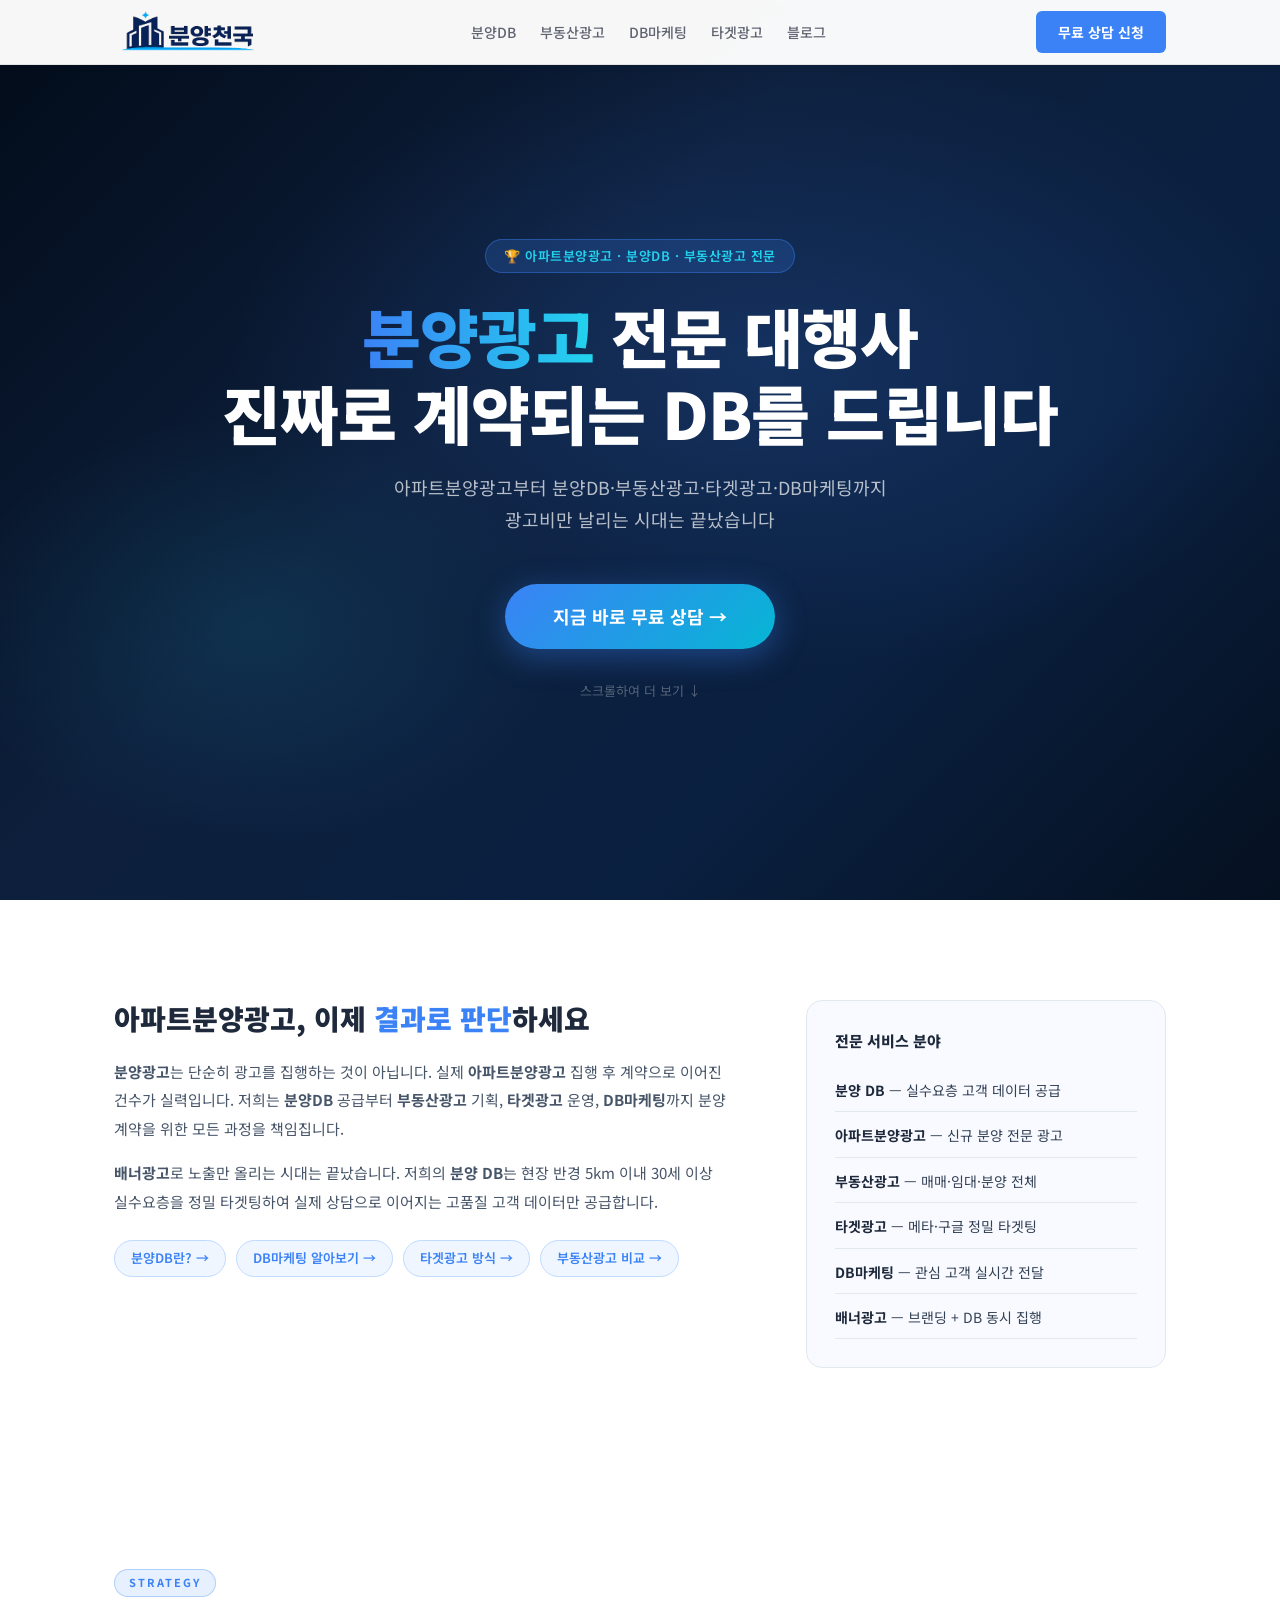
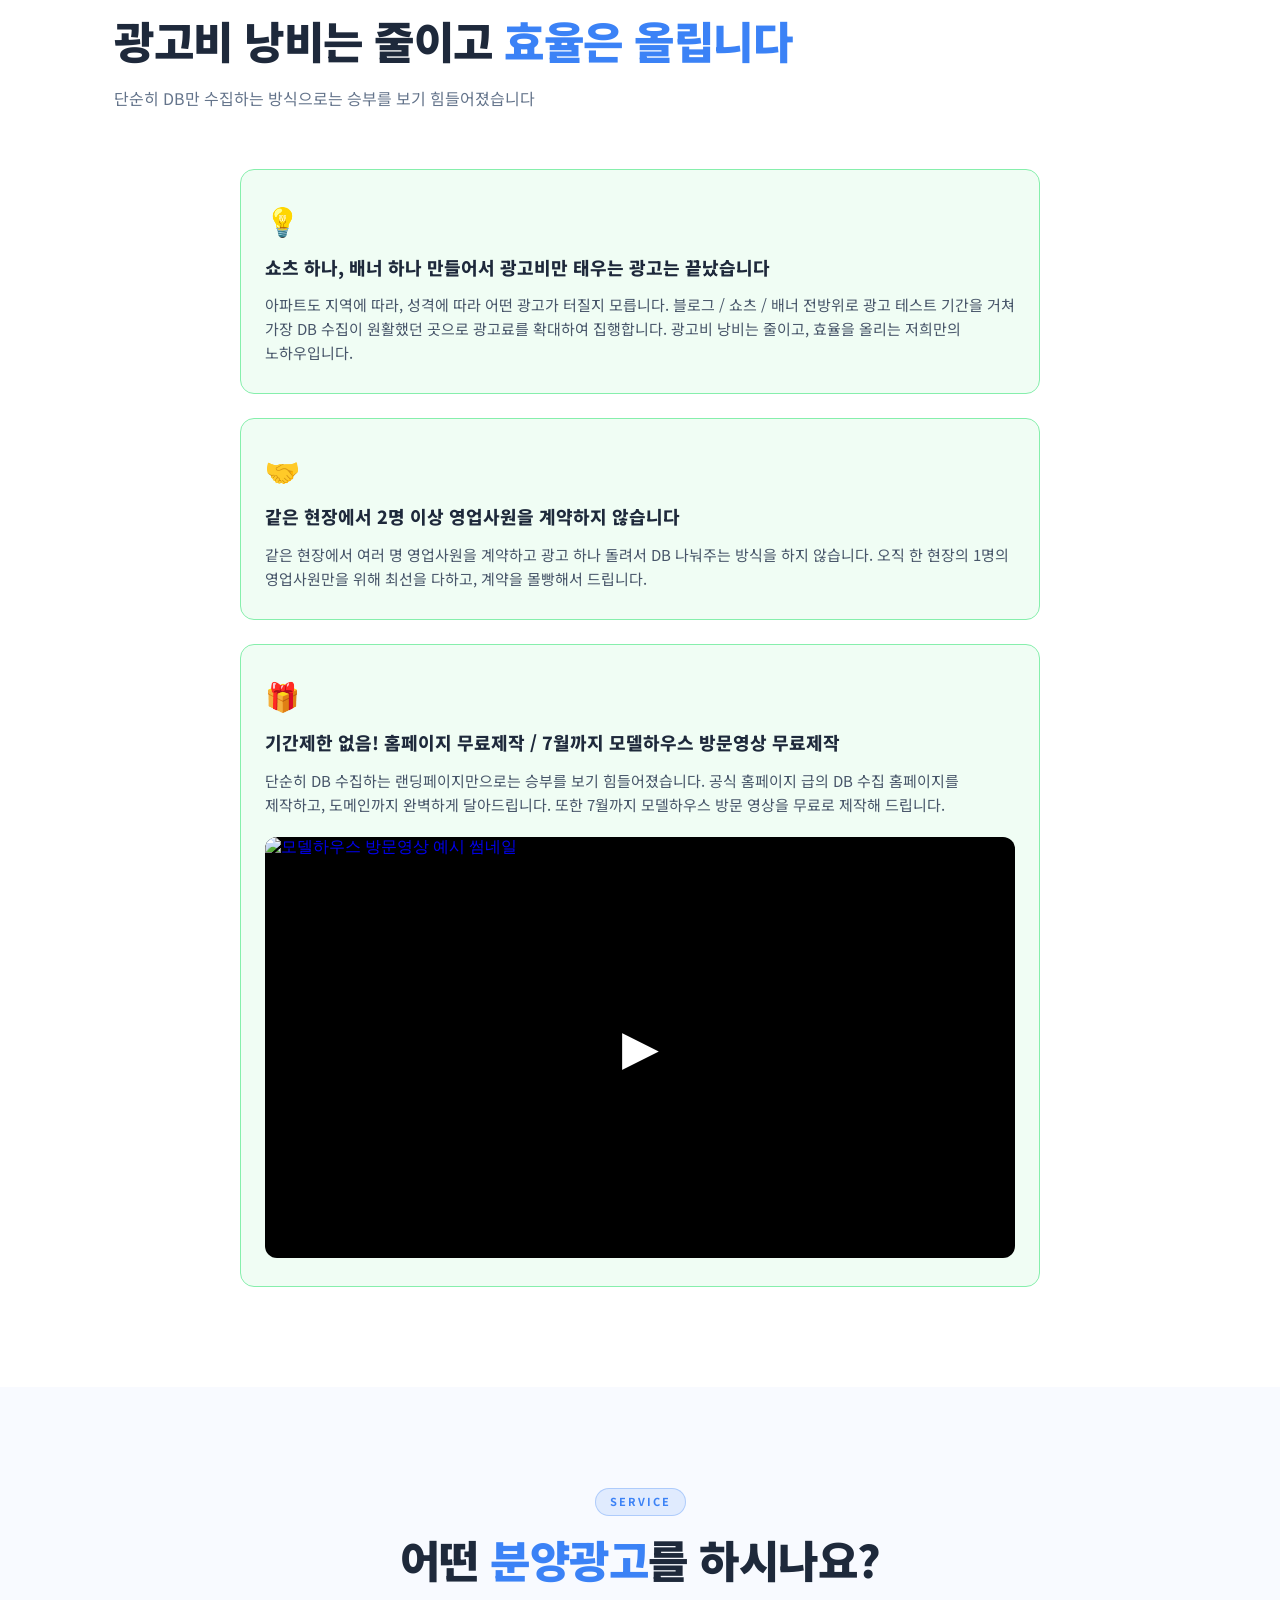
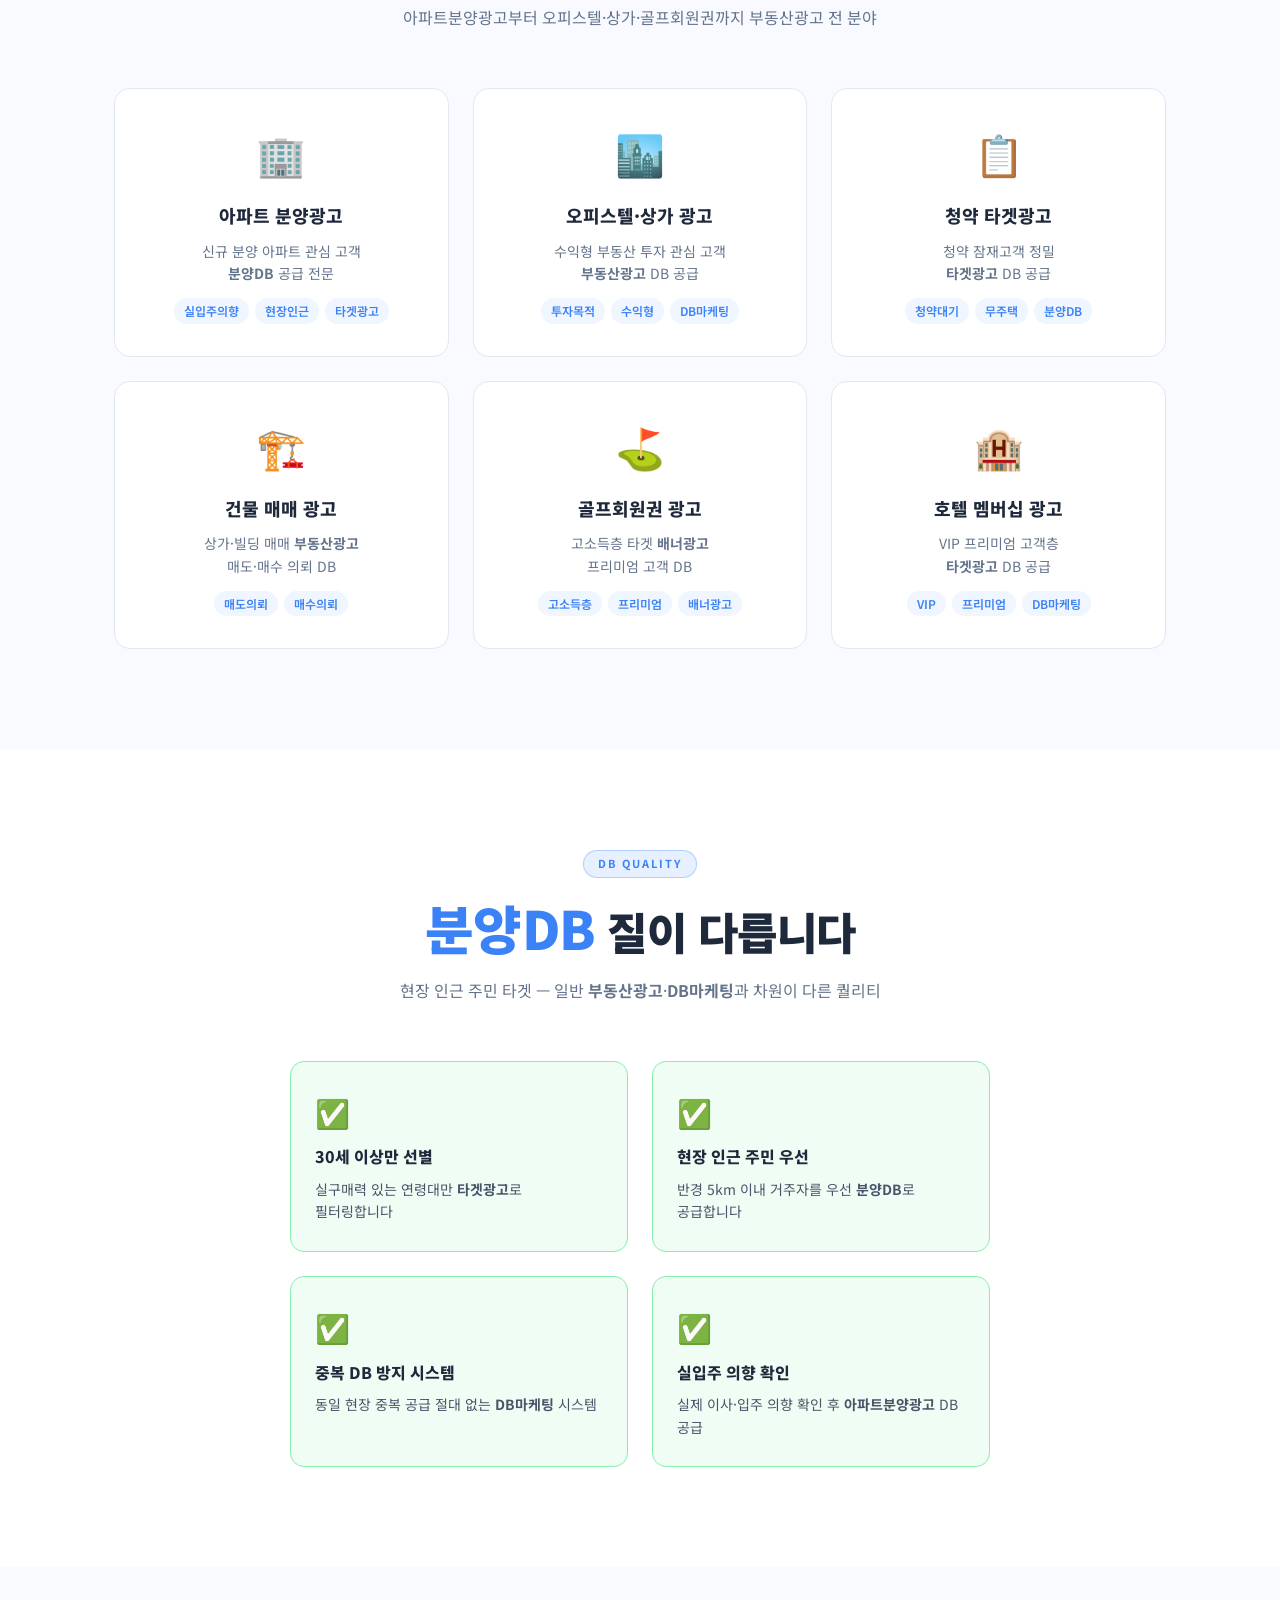
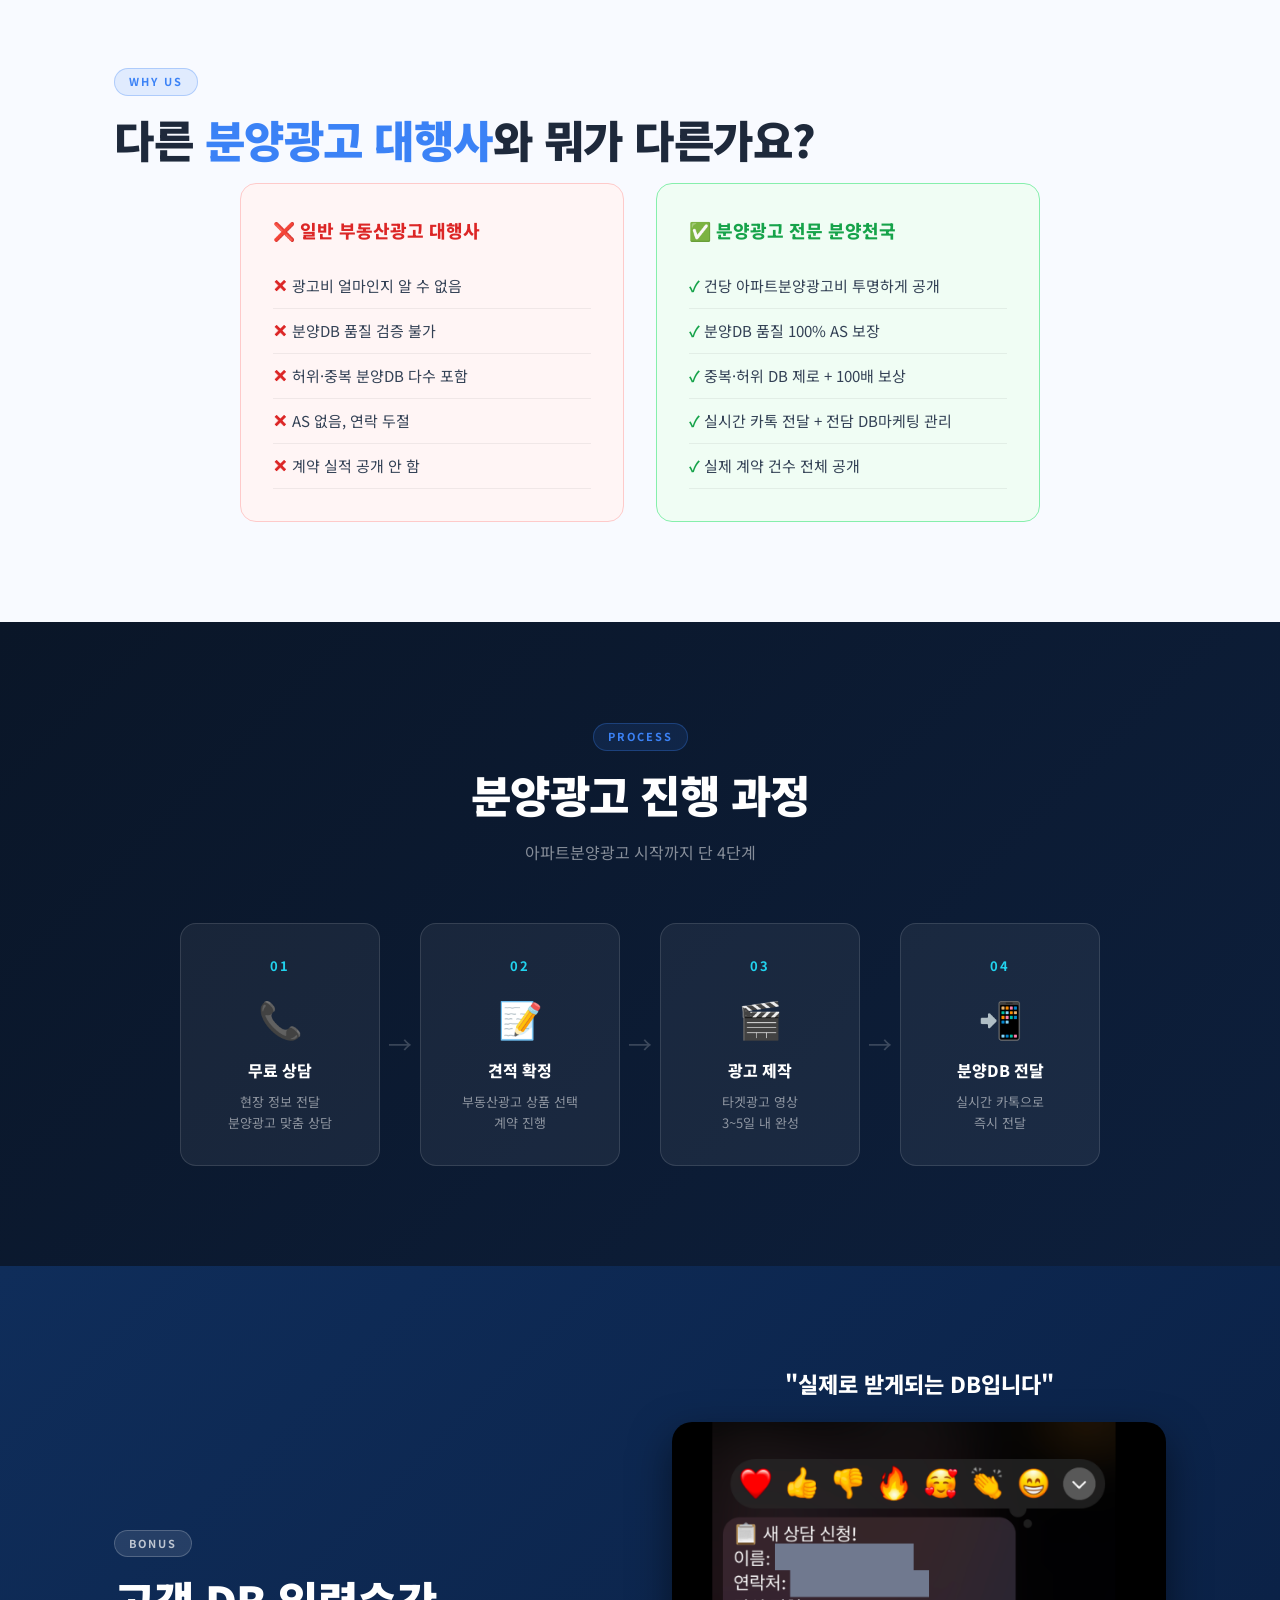
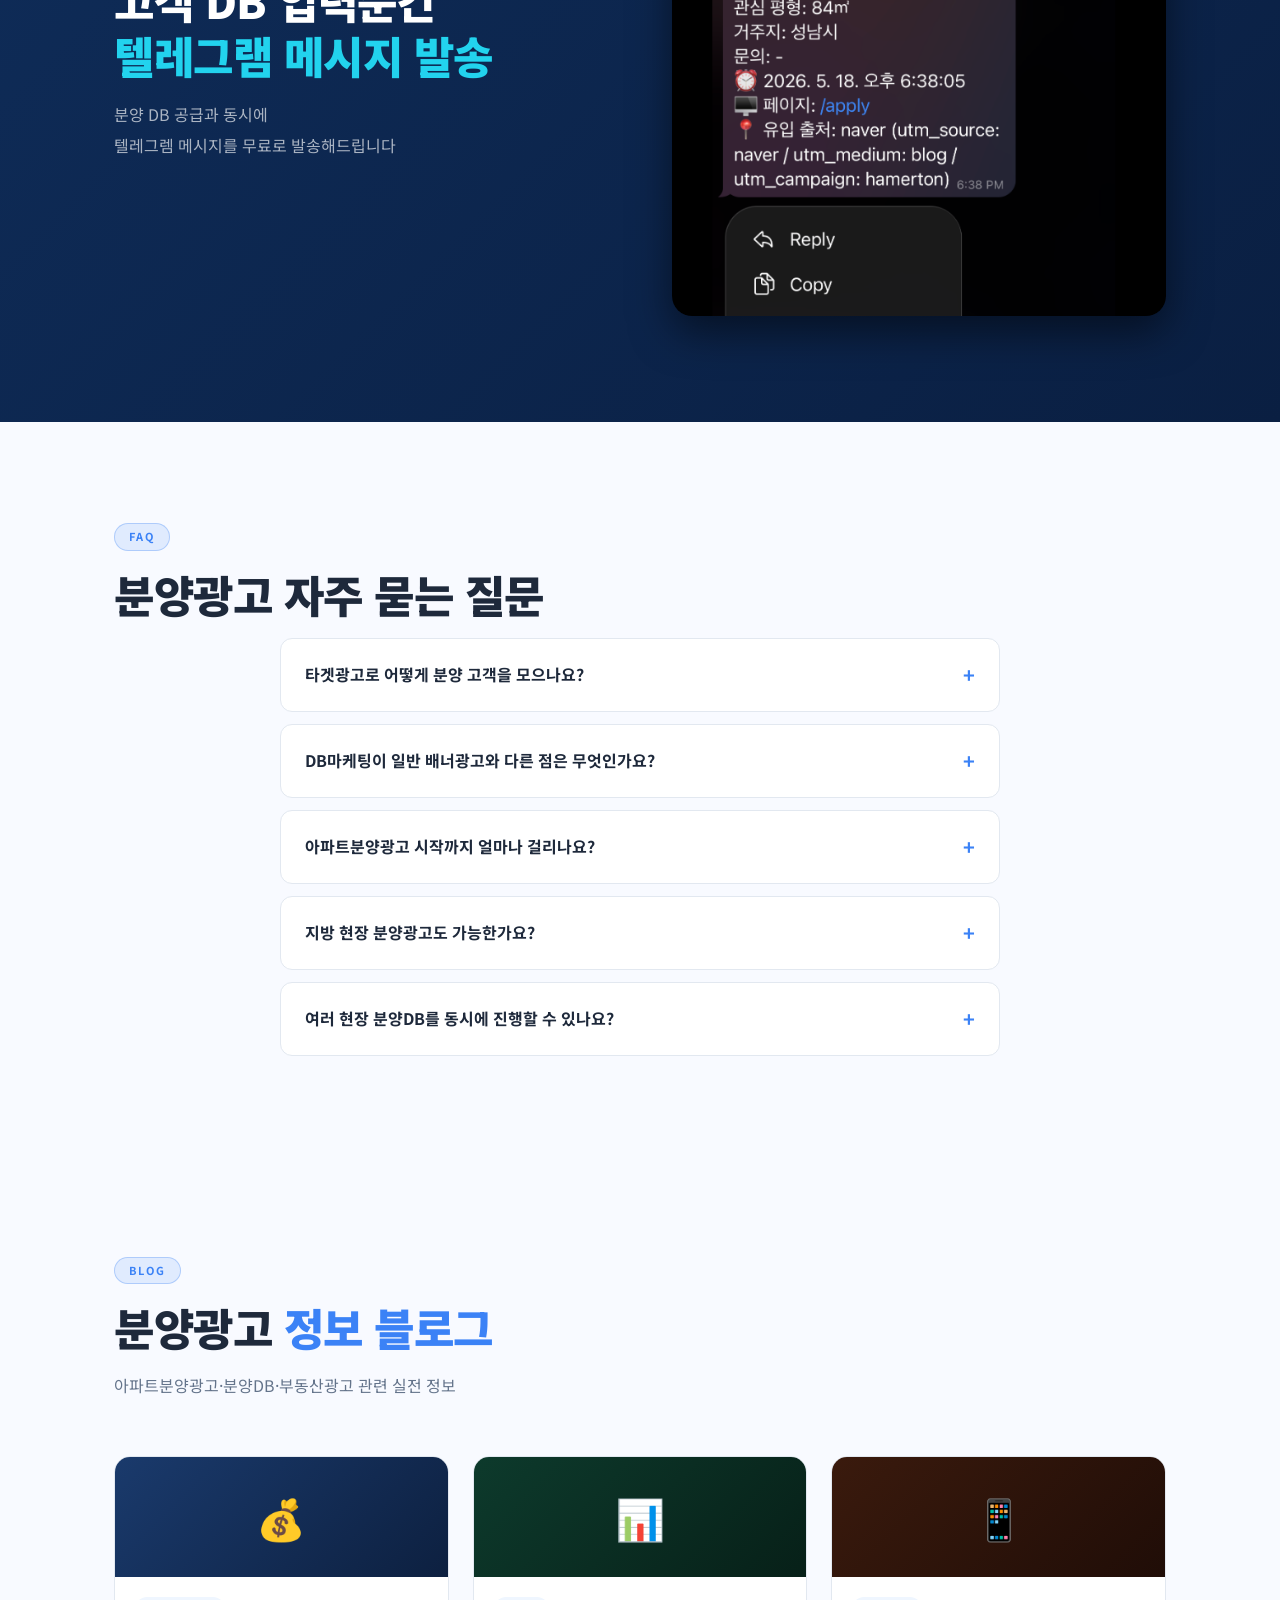
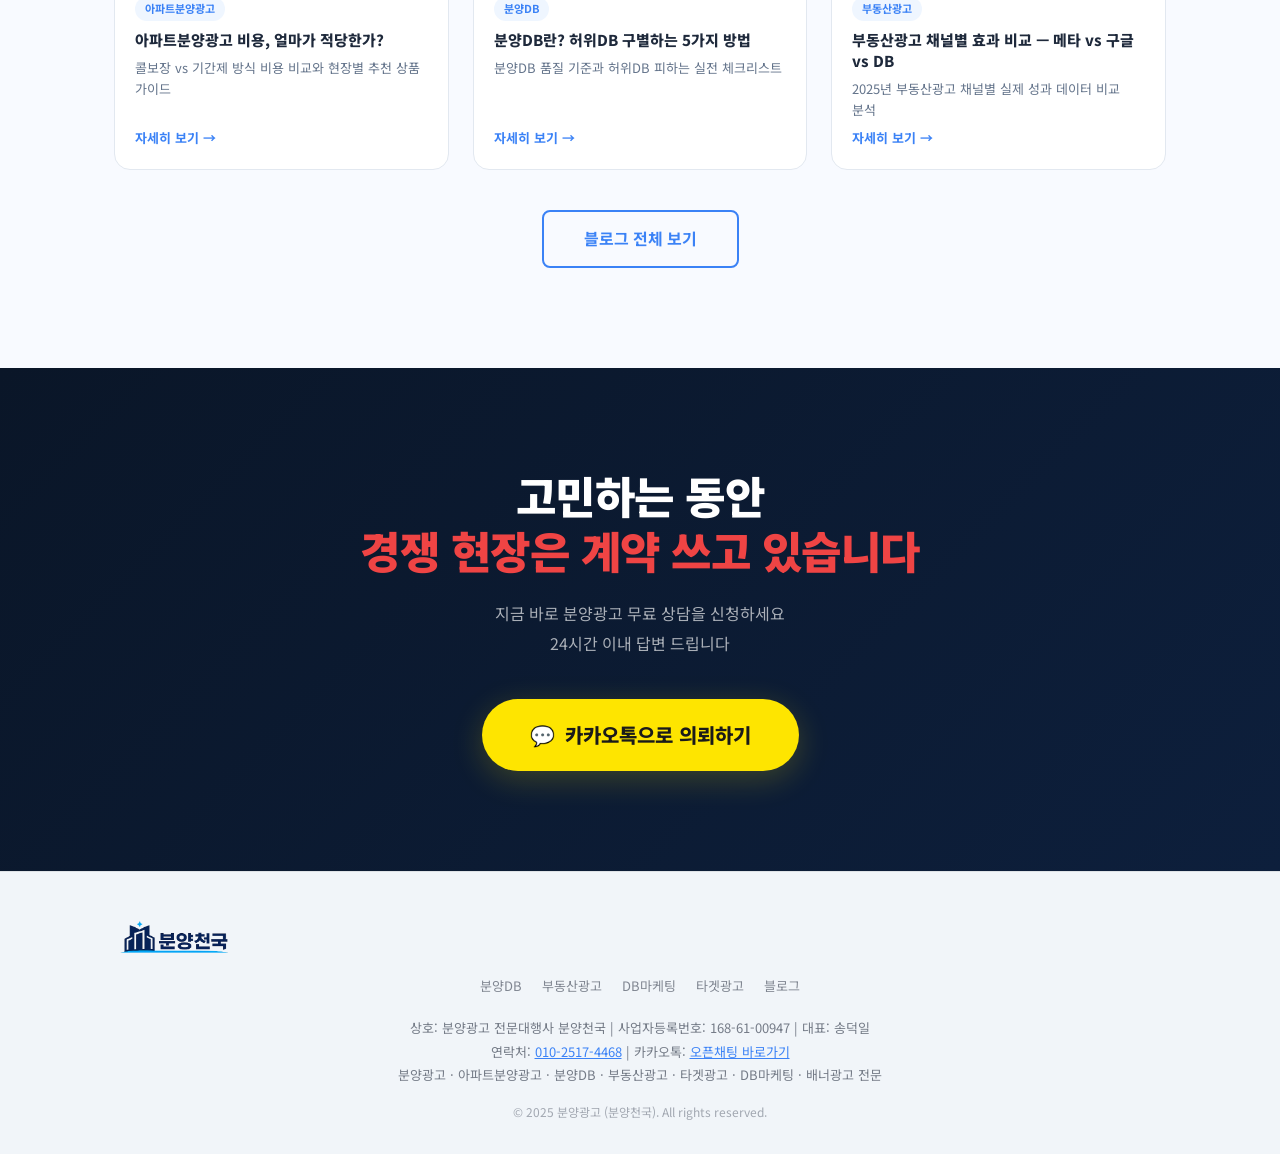
<file: index.html>
<!DOCTYPE html>
<html lang="ko">
<head>
  <!-- Google tag (gtag.js) -->
  <script async src="https://www.googletagmanager.com/gtag/js?id=G-X0ZTG7RREV"></script>
  <script>
    window.dataLayer = window.dataLayer || [];
    function gtag(){dataLayer.push(arguments);}
    gtag('js', new Date());
    gtag('config', 'G-X0ZTG7RREV');
  </script>
  <meta charset="UTF-8">
  <meta name="viewport" content="width=device-width, initial-scale=1.0">

  <!-- ■ SEO: Title (핵심 키워드 앞배치, 60자 이내) -->
  <title>분양광고 전문 대행사 | 아파트분양광고·분양DB·부동산광고·타겟광고</title>

  <!-- ■ SEO: Meta Description (핵심 키워드 포함, 140자 이내) -->
  <meta name="description" content="아파트분양광고·분양DB·부동산광고·타겟광고 전문 대행사. 콜보장·허위DB 100배 보상·재진행률 87%. 무료 상담 ☎010-2517-4468">

  <!-- ■ SEO: Meta Keywords -->
  <meta name="keywords" content="분양광고,아파트분양광고,부동산광고,분양DB,DB마케팅,타겟광고,배너광고,분양광고대행사,아파트광고,분양마케팅">

  <!-- ■ SEO: Canonical (실제 도메인으로 교체) -->
  <link rel="canonical" href="https://분양광고.kr/">

  <!-- ■ SEO: Open Graph (카카오·페이스북 공유 최적화) -->
  <meta property="og:type" content="website">
  <meta property="og:title" content="분양광고 전문 대행사 | 아파트분양광고·분양DB·부동산광고">
  <meta property="og:description" content="콜보장·허위DB 100배 보상. 아파트분양광고 전문. 재진행률 87%. 무료 상담 010-2517-4468">
  <meta property="og:url" content="https://분양광고.kr/">
  <meta property="og:site_name" content="분양광고">
  <meta property="og:locale" content="ko_KR">
  <meta property="og:image" content="https://분양광고.kr/og-image.jpg">

  <!-- ■ SEO: Twitter Card -->
  <meta name="twitter:card" content="summary_large_image">
  <meta name="twitter:title" content="분양광고 전문 대행사 | 아파트분양광고·분양DB">
  <meta name="twitter:description" content="콜보장·허위DB 100배 보상. 무료 상담 010-2517-4468">

  <!-- ■ SEO: 검색엔진 크롤링 허용 -->
  <meta name="robots" content="index, follow">
  <meta name="googlebot" content="index, follow">
  <meta name="NaverBot" content="index, follow">

  <!-- ■ Google Search Console 소유권 인증 (발급 후 content 교체) -->
  <!-- <meta name="google-site-verification" content="YOUR_VERIFICATION_CODE"> -->

  <!-- <meta name="naver-site-verification" content="YOUR_VERIFICATION_CODE"> -->
  <meta name="naver-site-verification" content="a96ef5eb948dde1f29911206184a3e3bd53e4af3" />

  <!-- ■ 성능: Font preconnect -->
  <link rel="preconnect" href="https://fonts.googleapis.com">
  <link rel="preconnect" href="https://fonts.gstatic.com" crossorigin>
  <link href="https://fonts.googleapis.com/css2?family=Noto+Sans+KR:wght@400;500;700;900&display=swap" rel="stylesheet">

  <link rel="icon" type="image/png" href="/favicon.png">
  <link rel="apple-touch-icon" href="/favicon.png">
  <link rel="stylesheet" href="style.css">

  <!-- ■ SEO: Schema.org 구조화 데이터 -->
  <script type="application/ld+json">
  {
    "@context": "https://schema.org",
    "@graph": [
      {
        "@type": "LocalBusiness",
        "@id": "https://분양광고.kr/#business",
        "name": "분양광고 (분양천국)",
        "alternateName": ["분양광고대행사", "아파트분양광고", "부동산광고대행사"],
        "description": "아파트분양광고·분양DB·부동산광고·타겟광고·DB마케팅 전문 대행사. 콜보장·허위DB 100배 보상.",
        "url": "https://분양광고.kr/",
        "telephone": "010-2517-4468",
        "contactPoint": {
          "@type": "ContactPoint",
          "telephone": "010-2517-4468",
          "contactType": "customer service",
          "availableLanguage": "Korean"
        },
        "founder": { "@type": "Person", "name": "송덕일" },
        "areaServed": { "@type": "Country", "name": "KR" },
        "serviceType": ["아파트분양광고", "분양DB", "부동산광고", "타겟광고", "DB마케팅", "배너광고"],
        "sameAs": ["https://open.kakao.com/o/sEBeeBvi"]
      },
      {
        "@type": "Service",
        "name": "아파트분양광고",
        "provider": { "@id": "https://분양광고.kr/#business" },
        "description": "아파트 신규 분양 전문 광고. 분양DB 콜보장. 허위DB 100배 보상."
      },
      {
        "@type": "FAQPage",
        "mainEntity": [
          {
            "@type": "Question",
            "name": "타겟광고로 어떻게 분양 고객을 모으나요?",
            "acceptedAnswer": {
              "@type": "Answer",
              "text": "현장 반경 5km 이내 30세 이상 실수요층을 메타·구글 타겟광고로 정밀 타겟팅합니다. 실입주 의향 확인 후 DB를 공급합니다."
            }
          },
          {
            "@type": "Question",
            "name": "DB마케팅이 일반 광고와 다른 점은 무엇인가요?",
            "acceptedAnswer": {
              "@type": "Answer",
              "text": "DB마케팅은 광고를 보고 직접 전화한 관심 고객 정보를 실시간으로 전달합니다. 불특정 다수 노출이 아닌, 실제 분양 관심 고객만 필터링하여 계약률을 높입니다."
            }
          },

          {
            "@type": "Question",
            "name": "광고 시작까지 얼마나 걸리나요?",
            "acceptedAnswer": {
              "@type": "Answer",
              "text": "상담 및 계약 완료 후 영상 제작 3~5일 소요 후 즉시 광고가 집행됩니다."
            }
          }
        ]
      },
      {
        "@type": "BreadcrumbList",
        "itemListElement": [
          { "@type": "ListItem", "position": 1, "name": "홈", "item": "https://분양광고.kr/" }
        ]
      }
    ]
  }
  </script>

  <!-- ■ Google Analytics (발급 후 G-XXXXXXXXXX 교체) -->
  <!--
  <script async src="https://www.googletagmanager.com/gtag/js?id=G-XXXXXXXXXX"></script>
  <script>
    window.dataLayer = window.dataLayer || [];
    function gtag(){dataLayer.push(arguments);}
    gtag('js', new Date());
    gtag('config', 'G-XXXXXXXXXX');
  </script>
  -->
</head>
<body>

<!-- ■ SEO: 스킵 네비게이션 (접근성 + 크롤링) -->
<a href="#main-content" class="skip-nav">본문 바로가기</a>

<!-- ===== HEADER NAV ===== -->
<header class="site-header" role="banner">
  <div class="container header-inner">
    <!-- 로고 = 사이트명 '분양광고' -->
    <a href="/" class="logo" title="분양천국 분양광고 전문 대행사 홈">
      <img src="/logo.png" alt="분양천국 분양광고 전문 대행사" height="44" loading="eager">
    </a>
    <nav class="header-nav" role="navigation" aria-label="주요 메뉴">
      <a href="/분양-db/" title="분양DB 서비스">분양DB</a>
      <a href="/부동산광고/" title="부동산광고 서비스">부동산광고</a>
      <a href="/db마케팅/" title="DB마케팅 서비스">DB마케팅</a>
      <a href="/타겟광고/" title="타겟광고 서비스">타겟광고</a>
      <a href="/blog/" title="분양광고 블로그">블로그</a>
    </nav>
    <a href="https://open.kakao.com/o/sEBeeBvi" target="_blank" rel="noopener" class="btn btn-header">무료 상담 신청</a>
  </div>
</header>

<!-- ===== HERO ===== -->
<main id="main-content">
<section class="hero" aria-label="메인 히어로">
  <div class="hero-bg"></div>
  <div class="container hero-content">
    <p class="hero-badge">🏆 아파트분양광고 · 분양DB · 부동산광고 전문</p>
    <!-- ■ SEO: H1 — 핵심 키워드 자연스럽게 포함 -->
    <h1 class="hero-title">
      <span class="highlight">분양광고</span> 전문 대행사<br>진짜로 계약되는 DB를 드립니다
    </h1>
    <p class="hero-sub">
      아파트분양광고부터 분양DB·부동산광고·타겟광고·DB마케팅까지<br>
      광고비만 날리는 시대는 끝났습니다
    </p>
    <a href="https://open.kakao.com/o/sEBeeBvi" target="_blank" rel="noopener" class="btn btn-hero">지금 바로 무료 상담 →</a>
    <p class="hero-scroll">스크롤하여 더 보기 ↓</p>
  </div>
</section>

<!-- ■ SEO: 키워드 밀도 보강 텍스트 섹션 (자연스러운 본문) -->
<section class="section seo-intro" aria-label="서비스 소개">
  <div class="container">
    <div class="seo-intro-grid">
      <div class="seo-intro-text">
        <h2>아파트분양광고, 이제 <span class="blue">결과로 판단</span>하세요</h2>
        <p>
          <strong>분양광고</strong>는 단순히 광고를 집행하는 것이 아닙니다.
          실제 <strong>아파트분양광고</strong> 집행 후 계약으로 이어진 건수가 실력입니다.
          저희는 <strong>분양DB</strong> 공급부터 <strong>부동산광고</strong> 기획, <strong>타겟광고</strong> 운영,
          <strong>DB마케팅</strong>까지 분양 계약을 위한 모든 과정을 책임집니다.
        </p>
        <p>
          <strong>배너광고</strong>로 노출만 올리는 시대는 끝났습니다.
          저희의 <strong>분양 DB</strong>는 현장 반경 5km 이내 30세 이상 실수요층을 정밀 타겟팅하여
          실제 상담으로 이어지는 고품질 고객 데이터만 공급합니다.
        </p>
        <div class="intro-links">
          <a href="/분양-db/" class="tag-link">분양DB란? →</a>
          <a href="/db마케팅/" class="tag-link">DB마케팅 알아보기 →</a>
          <a href="/타겟광고/" class="tag-link">타겟광고 방식 →</a>
          <a href="/부동산광고/" class="tag-link">부동산광고 비교 →</a>
        </div>
      </div>
      <div class="seo-intro-keywords">
        <h3>전문 서비스 분야</h3>
        <ul class="keyword-list">
          <li><a href="/분양-db/"><strong>분양 DB</strong> — 실수요층 고객 데이터 공급</a></li>
          <li><a href="#services"><strong>아파트분양광고</strong> — 신규 분양 전문 광고</a></li>
          <li><a href="/부동산광고/"><strong>부동산광고</strong> — 매매·임대·분양 전체</a></li>
          <li><a href="/타겟광고/"><strong>타겟광고</strong> — 메타·구글 정밀 타겟팅</a></li>
          <li><a href="/db마케팅/"><strong>DB마케팅</strong> — 관심 고객 실시간 전달</a></li>
          <li><a href="#pricing"><strong>배너광고</strong> — 브랜딩 + DB 동시 집행</a></li>
        </ul>
      </div>
    </div>
  </div>
</section>

<!-- ===== NEW FEATURES ===== -->
<section class="section additional-features" aria-label="새로운 분양광고 방식">
  <div class="container">
    <p class="section-badge">STRATEGY</p>
    <h2 class="section-title">광고비 낭비는 줄이고 <span class="blue">효율은 올립니다</span></h2>
    <p class="section-sub">단순히 DB만 수집하는 방식으로는 승부를 보기 힘들어졌습니다</p>
    <div class="db-grid" style="grid-template-columns: 1fr; gap: 24px; max-width: 800px; margin: 0 auto;">
      <div class="db-card good">
        <span class="db-icon">💡</span>
        <h4 style="font-size: 18px; margin-bottom: 12px;">쇼츠 하나, 배너 하나 만들어서 광고비만 태우는 광고는 끝났습니다</h4>
        <p style="font-size: 15px;">아파트도 지역에 따라, 성격에 따라 어떤 광고가 터질지 모릅니다. 블로그 / 쇼츠 / 배너 전방위로 광고 테스트 기간을 거쳐 가장 DB 수집이 원활했던 곳으로 광고료를 확대하여 집행합니다. 광고비 낭비는 줄이고, 효율을 올리는 저희만의 노하우입니다.</p>
      </div>
      
      <div class="db-card good">
        <span class="db-icon">🤝</span>
        <h4 style="font-size: 18px; margin-bottom: 12px;">같은 현장에서 2명 이상 영업사원을 계약하지 않습니다</h4>
        <p style="font-size: 15px;">같은 현장에서 여러 명 영업사원을 계약하고 광고 하나 돌려서 DB 나눠주는 방식을 하지 않습니다. 오직 한 현장의 1명의 영업사원만을 위해 최선을 다하고, 계약을 몰빵해서 드립니다.</p>
      </div>
      
      <div class="db-card good">
        <span class="db-icon">🎁</span>
        <h4 style="font-size: 18px; margin-bottom: 12px;">기간제한 없음! 홈페이지 무료제작 / 7월까지 모델하우스 방문영상 무료제작</h4>
        <p style="font-size: 15px; margin-bottom: 20px;">단순히 DB 수집하는 랜딩페이지만으로는 승부를 보기 힘들어졌습니다. 공식 홈페이지 급의 DB 수집 홈페이지를 제작하고, 도메인까지 완벽하게 달아드립니다. 또한 7월까지 모델하우스 방문 영상을 무료로 제작해 드립니다.</p>
        <div style="position: relative; padding-bottom: 56.25%; height: 0; overflow: hidden; border-radius: 12px; margin-top: 16px; background-color: #000;">
          <iframe style="position: absolute; top: 0; left: 0; width: 100%; height: 100%; border: 0;" 
                  src="https://www.youtube.com/embed/ugtbHxfSh2c" 
                  srcdoc="<style>*{padding:0;margin:0;overflow:hidden}html,body{height:100%}img,span{position:absolute;width:100%;top:0;bottom:0;margin:auto}span{height:1.5em;text-align:center;font:48px/1.5 sans-serif;color:white;text-shadow:0 0 0.5em black}</style><a href=https://www.youtube.com/embed/ugtbHxfSh2c?autoplay=1><img src=https://img.youtube.com/vi/ugtbHxfSh2c/maxresdefault.jpg alt='모델하우스 방문영상 예시 썸네일' style='width:100%; height:100%; object-fit:cover;'><span>▶</span></a>"
                  title="모델하우스 방문영상 예시" 
                  allow="accelerometer; autoplay; clipboard-write; encrypted-media; gyroscope; picture-in-picture" 
                  allowfullscreen>
          </iframe>
        </div>
      </div>
    </div>
  </div>
</section>

<!-- ===== SERVICE TYPES ===== -->
<section class="section services" id="services" aria-label="서비스 종류">
  <div class="container">
    <p class="section-badge">SERVICE</p>
    <h2 class="section-title">어떤 <span class="blue">분양광고</span>를 하시나요?</h2>
    <p class="section-sub">아파트분양광고부터 오피스텔·상가·골프회원권까지 부동산광고 전 분야</p>
    <div class="service-grid">
      <article class="service-card">
        <div class="service-icon" role="img" aria-label="아파트">🏢</div>
        <h3>아파트 분양광고</h3>
        <p>신규 분양 아파트 관심 고객<br><strong>분양DB</strong> 공급 전문</p>
        <div class="service-tags"><span>실입주의향</span><span>현장인근</span><span>타겟광고</span></div>
      </article>
      <article class="service-card">
        <div class="service-icon" role="img" aria-label="오피스텔">🏙️</div>
        <h3>오피스텔·상가 광고</h3>
        <p>수익형 부동산 투자 관심 고객<br><strong>부동산광고</strong> DB 공급</p>
        <div class="service-tags"><span>투자목적</span><span>수익형</span><span>DB마케팅</span></div>
      </article>
      <article class="service-card">
        <div class="service-icon" role="img" aria-label="청약">📋</div>
        <h3>청약 타겟광고</h3>
        <p>청약 잠재고객 정밀<br><strong>타겟광고</strong> DB 공급</p>
        <div class="service-tags"><span>청약대기</span><span>무주택</span><span>분양DB</span></div>
      </article>
      <article class="service-card">
        <div class="service-icon" role="img" aria-label="건물">🏗️</div>
        <h3>건물 매매 광고</h3>
        <p>상가·빌딩 매매 <strong>부동산광고</strong><br>매도·매수 의뢰 DB</p>
        <div class="service-tags"><span>매도의뢰</span><span>매수의뢰</span></div>
      </article>
      <article class="service-card">
        <div class="service-icon" role="img" aria-label="골프">⛳</div>
        <h3>골프회원권 광고</h3>
        <p>고소득층 타겟 <strong>배너광고</strong><br>프리미엄 고객 DB</p>
        <div class="service-tags"><span>고소득층</span><span>프리미엄</span><span>배너광고</span></div>
      </article>
      <article class="service-card">
        <div class="service-icon" role="img" aria-label="호텔">🏨</div>
        <h3>호텔 멤버십 광고</h3>
        <p>VIP 프리미엄 고객층<br><strong>타겟광고</strong> DB 공급</p>
        <div class="service-tags"><span>VIP</span><span>프리미엄</span><span>DB마케팅</span></div>
      </article>
    </div>
  </div>
</section>



<!-- ===== DB QUALITY ===== -->
<section class="section db-quality" id="db" aria-label="분양DB 품질">
  <div class="container">
    <p class="section-badge">DB QUALITY</p>
    <h2 class="section-title"><span class="blue big">분양DB</span> 질이 다릅니다</h2>
    <p class="section-sub">현장 인근 주민 타겟 — 일반 <strong>부동산광고</strong>·<strong>DB마케팅</strong>과 차원이 다른 퀄리티</p>
    <div class="db-grid">
      <div class="db-card good">
        <span class="db-icon">✅</span>
        <h4>30세 이상만 선별</h4>
        <p>실구매력 있는 연령대만 <strong>타겟광고</strong>로 필터링합니다</p>
      </div>
      <div class="db-card good">
        <span class="db-icon">✅</span>
        <h4>현장 인근 주민 우선</h4>
        <p>반경 5km 이내 거주자를 우선 <strong>분양DB</strong>로 공급합니다</p>
      </div>
      <div class="db-card good">
        <span class="db-icon">✅</span>
        <h4>중복 DB 방지 시스템</h4>
        <p>동일 현장 중복 공급 절대 없는 <strong>DB마케팅</strong> 시스템</p>
      </div>
      <div class="db-card good">
        <span class="db-icon">✅</span>
        <h4>실입주 의향 확인</h4>
        <p>실제 이사·입주 의향 확인 후 <strong>아파트분양광고</strong> DB 공급</p>
      </div>
    </div>
  </div>
</section>



<!-- ===== COMPARISON ===== -->
<section class="section comparison" aria-label="경쟁사 비교">
  <div class="container">
    <p class="section-badge">WHY US</p>
    <h2 class="section-title">다른 <span class="blue">분양광고 대행사</span>와 뭐가 다른가요?</h2>
    <div class="compare-wrap">
      <div class="compare-bad">
        <h3 class="compare-label bad">❌ 일반 부동산광고 대행사</h3>
        <ul>
          <li>광고비 얼마인지 알 수 없음</li>
          <li>분양DB 품질 검증 불가</li>
          <li>허위·중복 분양DB 다수 포함</li>
          <li>AS 없음, 연락 두절</li>
          <li>계약 실적 공개 안 함</li>
        </ul>
      </div>
      <div class="compare-good">
        <h3 class="compare-label good">✅ 분양광고 전문 분양천국</h3>
        <ul>
          <li>건당 아파트분양광고비 투명하게 공개</li>
          <li>분양DB 품질 100% AS 보장</li>
          <li>중복·허위 DB 제로 + 100배 보상</li>
          <li>실시간 카톡 전달 + 전담 DB마케팅 관리</li>
          <li>실제 계약 건수 전체 공개</li>
        </ul>
      </div>
    </div>
  </div>
</section>

<!-- ===== PROCESS ===== -->
<section class="section process dark-section" id="process" aria-label="광고 진행 과정">
  <div class="container">
    <p class="section-badge">PROCESS</p>
    <h2 class="section-title white">분양광고 진행 과정</h2>
    <p class="section-sub gray">아파트분양광고 시작까지 단 4단계</p>
    <div class="process-steps">
      <div class="step">
        <div class="step-num">01</div>
        <div class="step-icon">📞</div>
        <h4>무료 상담</h4>
        <p>현장 정보 전달<br>분양광고 맞춤 상담</p>
      </div>
      <div class="step-arrow" aria-hidden="true">→</div>
      <div class="step">
        <div class="step-num">02</div>
        <div class="step-icon">📝</div>
        <h4>견적 확정</h4>
        <p>부동산광고 상품 선택<br>계약 진행</p>
      </div>
      <div class="step-arrow" aria-hidden="true">→</div>
      <div class="step">
        <div class="step-num">03</div>
        <div class="step-icon">🎬</div>
        <h4>광고 제작</h4>
        <p>타겟광고 영상<br>3~5일 내 완성</p>
      </div>
      <div class="step-arrow" aria-hidden="true">→</div>
      <div class="step">
        <div class="step-num">04</div>
        <div class="step-icon">📲</div>
        <h4>분양DB 전달</h4>
        <p>실시간 카톡으로<br>즉시 전달</p>
      </div>
    </div>
  </div>
</section>

<!-- ===== TELEGRAM NOTIFICATION ===== -->
<section class="section alimtok dark-section-blue" aria-label="텔레그램 메시지 무료 발송">
  <div class="container alimtok-inner">
    <div class="alimtok-text">
      <p class="section-badge light">BONUS</p>
      <h2 class="section-title white">고객 DB 입력순간<br><span class="cyan">텔레그램 메시지 발송</span></h2>
      <p class="white-sub">분양 DB 공급과 동시에<br>텔레그렘 메시지를 무료로 발송해드립니다</p>
    </div>
    <div class="alimtok-phone" style="text-align: center;">
      <h3 style="color: #fff; font-size: 22px; margin-bottom: 20px; font-weight: 800;">"실제로 받게되는 DB입니다"</h3>
      <img src="telegram-db.png" alt="텔레그램 고객 DB 수신 예시" style="max-width: 100%; border-radius: 20px; box-shadow: 0 16px 40px rgba(0,0,0,0.5);">
    </div>
  </div>
</section>





<!-- ===== FAQ ===== -->
<section class="section faq" id="faq" aria-label="자주 묻는 질문">
  <div class="container">
    <p class="section-badge">FAQ</p>
    <h2 class="section-title">분양광고 자주 묻는 질문</h2>
    <div class="faq-list">
      <details class="faq-item">
        <summary>타겟광고로 어떻게 분양 고객을 모으나요?</summary>
        <p>현장 반경 5km 이내 30세 이상 실수요층을 메타·구글 타겟광고로 정밀 타겟팅합니다. 실입주 의향 확인 후 분양DB를 공급합니다.</p>
      </details>
      <details class="faq-item">
        <summary>DB마케팅이 일반 배너광고와 다른 점은 무엇인가요?</summary>
        <p>DB마케팅은 광고를 보고 직접 전화한 관심 고객 정보를 실시간으로 전달합니다. 불특정 다수 노출 배너광고가 아닌, 실제 분양 관심 고객만 필터링하여 계약률을 높입니다.</p>
      </details>

      <details class="faq-item">
        <summary>아파트분양광고 시작까지 얼마나 걸리나요?</summary>
        <p>상담 및 계약 완료 후 타겟광고 영상 제작에 3~5일이 소요됩니다. 이후 즉시 부동산광고가 집행되고 분양DB가 전달됩니다.</p>
      </details>
      <details class="faq-item">
        <summary>지방 현장 분양광고도 가능한가요?</summary>
        <p>전국 가능합니다. 단, 분양가와 입지 조건에 따라 부동산광고 효과 차이가 있을 수 있습니다. 상담 시 솔직하게 말씀드립니다.</p>
      </details>
      <details class="faq-item">
        <summary>여러 현장 분양DB를 동시에 진행할 수 있나요?</summary>
        <p>가능합니다. 현장별로 독립적으로 분양DB를 운영하며 중복 공급은 절대 없습니다.</p>
      </details>
    </div>
  </div>
</section>

<!-- ===== BLOG PREVIEW ===== -->
<section class="section blog-preview" aria-label="분양광고 블로그">
  <div class="container">
    <p class="section-badge">BLOG</p>
    <h2 class="section-title">분양광고 <span class="blue">정보 블로그</span></h2>
    <p class="section-sub">아파트분양광고·분양DB·부동산광고 관련 실전 정보</p>
    <div class="blog-grid">
      <a href="https://blog.naver.com/viralers/224290354881" target="_blank" rel="noopener" class="blog-card">
        <div class="blog-thumb" style="background:linear-gradient(135deg,#1a3a6c,#0d2040);">
          <span>💰</span>
        </div>
        <div class="blog-body">
          <span class="blog-tag">아파트분양광고</span>
          <h4>아파트분양광고 비용, 얼마가 적당한가?</h4>
          <p>콜보장 vs 기간제 방식 비용 비교와 현장별 추천 상품 가이드</p>
          <span class="blog-more">자세히 보기 →</span>
        </div>
      </a>
      <a href="https://blog.naver.com/viralers/224290354881" target="_blank" rel="noopener" class="blog-card">
        <div class="blog-thumb" style="background:linear-gradient(135deg,#0d3a2c,#072018);">
          <span>📊</span>
        </div>
        <div class="blog-body">
          <span class="blog-tag">분양DB</span>
          <h4>분양DB란? 허위DB 구별하는 5가지 방법</h4>
          <p>분양DB 품질 기준과 허위DB 피하는 실전 체크리스트</p>
          <span class="blog-more">자세히 보기 →</span>
        </div>
      </a>
      <a href="https://blog.naver.com/viralers/224290354881" target="_blank" rel="noopener" class="blog-card">
        <div class="blog-thumb" style="background:linear-gradient(135deg,#3a1a0d,#200d07);">
          <span>📱</span>
        </div>
        <div class="blog-body">
          <span class="blog-tag">부동산광고</span>
          <h4>부동산광고 채널별 효과 비교 — 메타 vs 구글 vs DB</h4>
          <p>2025년 부동산광고 채널별 실제 성과 데이터 비교 분석</p>
          <span class="blog-more">자세히 보기 →</span>
        </div>
      </a>
    </div>
    <div class="blog-more-wrap">
      <a href="/blog/" class="btn btn-outline" style="display:inline-block;width:auto;padding:14px 40px;">블로그 전체 보기</a>
    </div>
  </div>
</section>

<!-- ===== URGENCY ===== -->
<section class="section urgency dark-section" aria-label="상담 유도">
  <div class="container center-content">
    <h2 class="section-title white">고민하는 동안<br><span class="red-text">경쟁 현장은 계약 쓰고 있습니다</span></h2>
    <p class="white-sub center">지금 바로 분양광고 무료 상담을 신청하세요<br>24시간 이내 답변 드립니다</p>
    <a href="https://open.kakao.com/o/sEBeeBvi" target="_blank" rel="noopener" class="kakao-link" style="display: inline-flex; justify-content: center; font-size: 20px; padding: 20px 48px; border-radius: 50px; margin: 40px auto 0; box-shadow: 0 8px 32px rgba(254,229,0,0.2);">
      <span class="kakao-logo">💬</span> 카카오톡으로 의뢰하기
    </a>
  </div>
</section>


</main>

<!-- ===== FOOTER ===== -->
<footer class="site-footer" role="contentinfo">
  <div class="container footer-inner">
    <div class="footer-logo"><img src="/logo.png" alt="분양천국" height="36" loading="lazy"></div>
    <nav class="footer-nav" aria-label="푸터 메뉴">
      <a href="/분양-db/">분양DB</a>
      <a href="/부동산광고/">부동산광고</a>
      <a href="/db마케팅/">DB마케팅</a>
      <a href="/타겟광고/">타겟광고</a>
      <a href="/blog/">블로그</a>
    </nav>
    <div class="footer-info">
      <p>상호: 분양광고 전문대행사 분양천국 | 사업자등록번호: 168-61-00947 | 대표: 송덕일</p>
      <p>연락처: <a href="tel:010-2517-4468">010-2517-4468</a> | 카카오톡: <a href="https://open.kakao.com/o/sEBeeBvi" target="_blank" rel="noopener">오픈채팅 바로가기</a></p>
      <p>분양광고 · 아파트분양광고 · 분양DB · 부동산광고 · 타겟광고 · DB마케팅 · 배너광고 전문</p>
    </div>
    <p class="footer-copy">© 2025 분양광고 (분양천국). All rights reserved.</p>
  </div>
</footer>

<script src="script.js"></script>
<!-- ===== MOBILE FLOATING EVENT BADGE ===== -->
<div class="mobile-floating-event">
  <a href="https://open.kakao.com/o/sEBeeBvi" target="_blank" rel="noopener">
    <div class="floating-badge-title">🎁 100% 무료 혜택 이벤트</div>
    <div class="floating-badge-desc">
      7월까지 모델하우스 방문영상 <strong>무료</strong><br>
      기간제한 없이 홈페이지 제작 <strong>무료</strong>
    </div>
    <div class="floating-badge-btn">💬 카카오톡 무료상담 신청</div>
  </a>
</div>

</body>
</html>
</file>
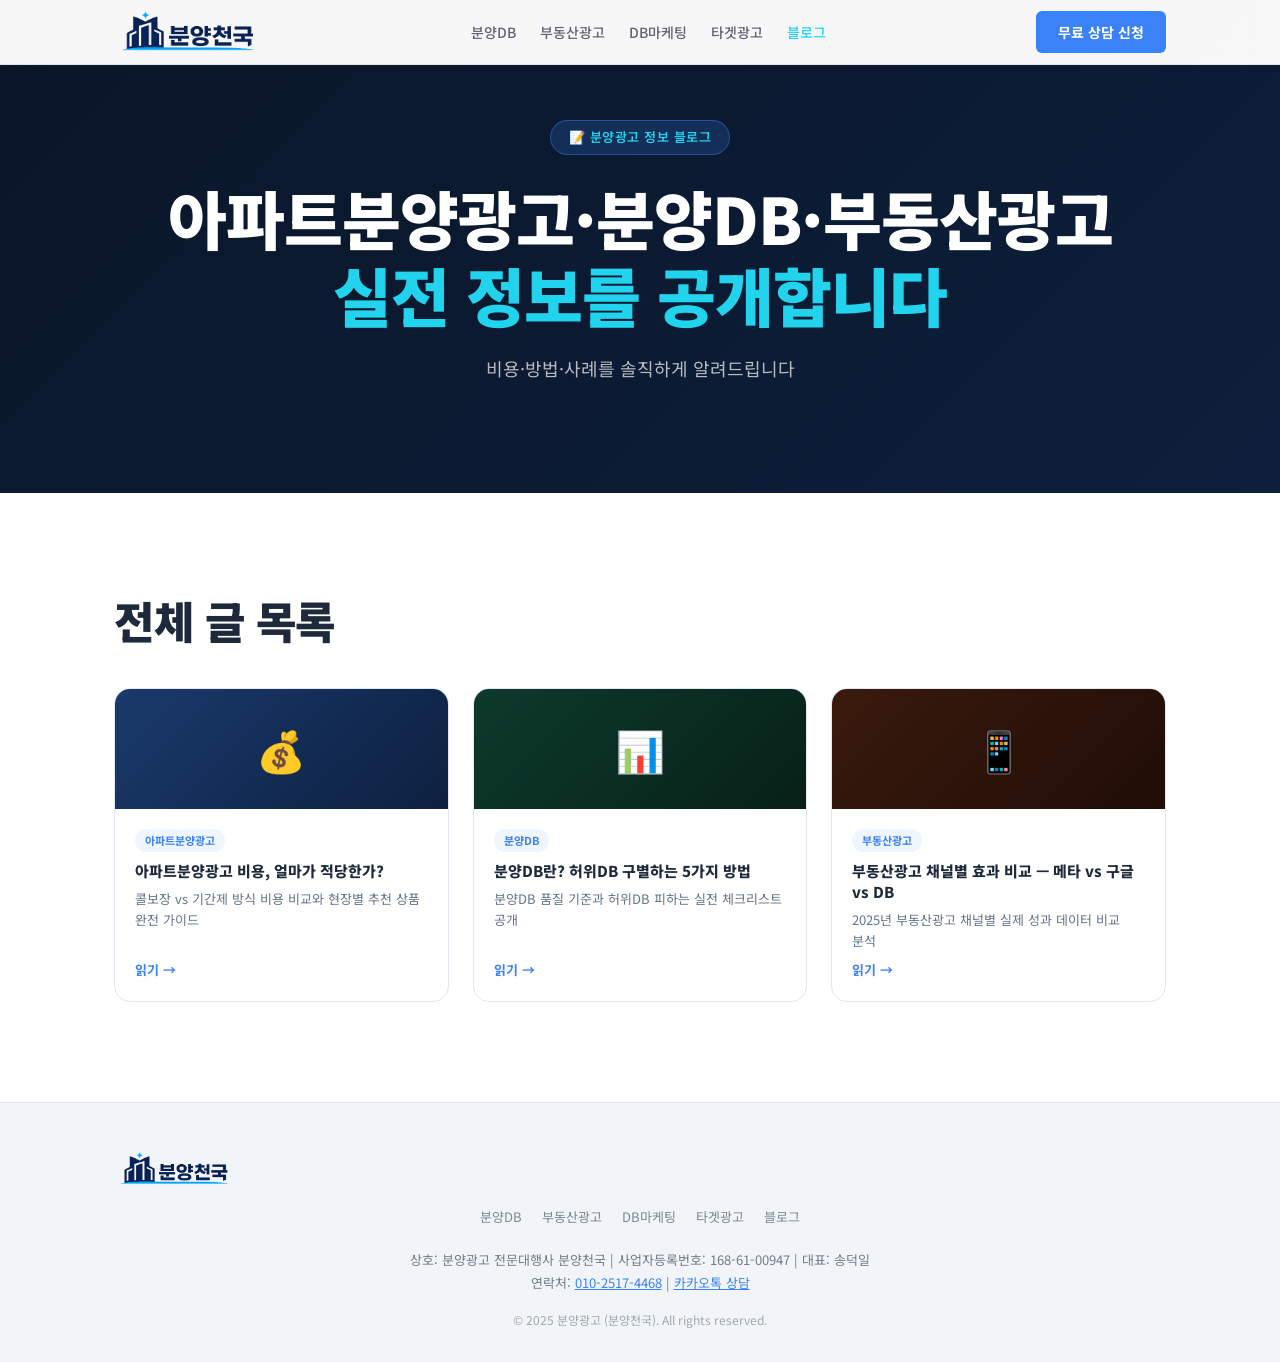
<file: blog/index.html>
<!DOCTYPE html>
<html lang="ko">
<head>
  <!-- Google tag (gtag.js) -->
  <script async src="https://www.googletagmanager.com/gtag/js?id=G-X0ZTG7RREV"></script>
  <script>
    window.dataLayer = window.dataLayer || [];
    function gtag(){dataLayer.push(arguments);}
    gtag('js', new Date());
    gtag('config', 'G-X0ZTG7RREV');
  </script>
  <meta charset="UTF-8">
  <meta name="viewport" content="width=device-width, initial-scale=1.0">
  <title>분양광고 블로그 | 아파트분양광고·분양DB·부동산광고·타겟광고 정보</title>
  <meta name="description" content="아파트분양광고·분양DB·부동산광고·타겟광고·DB마케팅 실전 정보 블로그. 비용·방법·사례를 솔직하게 공개합니다.">
  <meta name="keywords" content="분양광고블로그,아파트분양광고,분양DB,부동산광고,타겟광고,DB마케팅,배너광고">
  <link rel="canonical" href="https://분양광고.kr/blog/">
  <meta name="robots" content="index, follow">
  <link rel="preconnect" href="https://fonts.googleapis.com">
  <link href="https://fonts.googleapis.com/css2?family=Noto+Sans+KR:wght@400;500;700;900&display=swap" rel="stylesheet">
  <link rel="icon" type="image/png" href="/favicon.png">
  <link rel="apple-touch-icon" href="/favicon.png">
  <link rel="stylesheet" href="../style.css">
  <link rel="stylesheet" href="../sub.css">
</head>
<body>
<a href="#main-content" class="skip-nav">본문 바로가기</a>
<header class="site-header">
  <div class="container header-inner">
    <a href="/" class="logo" title="분양천국 분양광고 전문 대행사 홈">
      <img src="/logo.png" alt="분양천국 분양광고 전문 대행사" height="44" loading="eager">
    </a>
    <nav class="header-nav">
      <a href="/분양-db/">분양DB</a>
      <a href="/부동산광고/">부동산광고</a>
      <a href="/db마케팅/">DB마케팅</a>
      <a href="/타겟광고/">타겟광고</a>
      <a href="/blog/" style="color:#22d3ee">블로그</a>
    </nav>
    <a href="/#contact" class="btn btn-header">무료 상담 신청</a>
  </div>
</header>

<main id="main-content">
<section class="blog-hero">
  <div class="container center-content">
    <p class="hero-badge">📝 분양광고 정보 블로그</p>
    <h1 class="hero-title" style="color:#fff">아파트분양광고·분양DB·부동산광고<br><span class="cyan">실전 정보를 공개합니다</span></h1>
    <p class="hero-sub">비용·방법·사례를 솔직하게 알려드립니다</p>
  </div>
</section>

<section class="section" id="main-content">
  <div class="container">
    <h2 class="section-title">전체 글 목록</h2>
    <div class="blog-index-grid" style="margin-top:40px">

      <a href="/blog/아파트분양광고-비용/" class="blog-card">
        <div class="blog-thumb" style="background:linear-gradient(135deg,#1a3a6c,#0d2040)"><span>💰</span></div>
        <div class="blog-body">
          <span class="blog-tag">아파트분양광고</span>
          <h4>아파트분양광고 비용, 얼마가 적당한가?</h4>
          <p>콜보장 vs 기간제 방식 비용 비교와 현장별 추천 상품 완전 가이드</p>
          <span class="blog-more">읽기 →</span>
        </div>
      </a>

      <a href="/blog/분양db란/" class="blog-card">
        <div class="blog-thumb" style="background:linear-gradient(135deg,#0d3a2c,#072018)"><span>📊</span></div>
        <div class="blog-body">
          <span class="blog-tag">분양DB</span>
          <h4>분양DB란? 허위DB 구별하는 5가지 방법</h4>
          <p>분양DB 품질 기준과 허위DB 피하는 실전 체크리스트 공개</p>
          <span class="blog-more">읽기 →</span>
        </div>
      </a>

      <a href="/blog/부동산광고-채널비교/" class="blog-card">
        <div class="blog-thumb" style="background:linear-gradient(135deg,#3a1a0d,#200d07)"><span>📱</span></div>
        <div class="blog-body">
          <span class="blog-tag">부동산광고</span>
          <h4>부동산광고 채널별 효과 비교 — 메타 vs 구글 vs DB</h4>
          <p>2025년 부동산광고 채널별 실제 성과 데이터 비교 분석</p>
          <span class="blog-more">읽기 →</span>
        </div>
      </a>

    </div>
  </div>
</section>
</main>

<footer class="site-footer">
  <div class="container footer-inner">
    <div class="footer-logo"><img src="/logo.png" alt="분양천국" height="36" loading="lazy"></div>
    <nav class="footer-nav">
      <a href="/분양-db/">분양DB</a><a href="/부동산광고/">부동산광고</a>
      <a href="/db마케팅/">DB마케팅</a><a href="/타겟광고/">타겟광고</a><a href="/blog/">블로그</a>
    </nav>
    <div class="footer-info">
      <p>상호: 분양광고 전문대행사 분양천국 | 사업자등록번호: 168-61-00947 | 대표: 송덕일</p>
      <p>연락처: <a href="tel:010-2517-4468">010-2517-4468</a> | <a href="https://open.kakao.com/o/sEBeeBvi" target="_blank" rel="noopener">카카오톡 상담</a></p>
    </div>
    <p class="footer-copy">© 2025 분양광고 (분양천국). All rights reserved.</p>
  </div>
</footer>
</body>
</html>
</file>
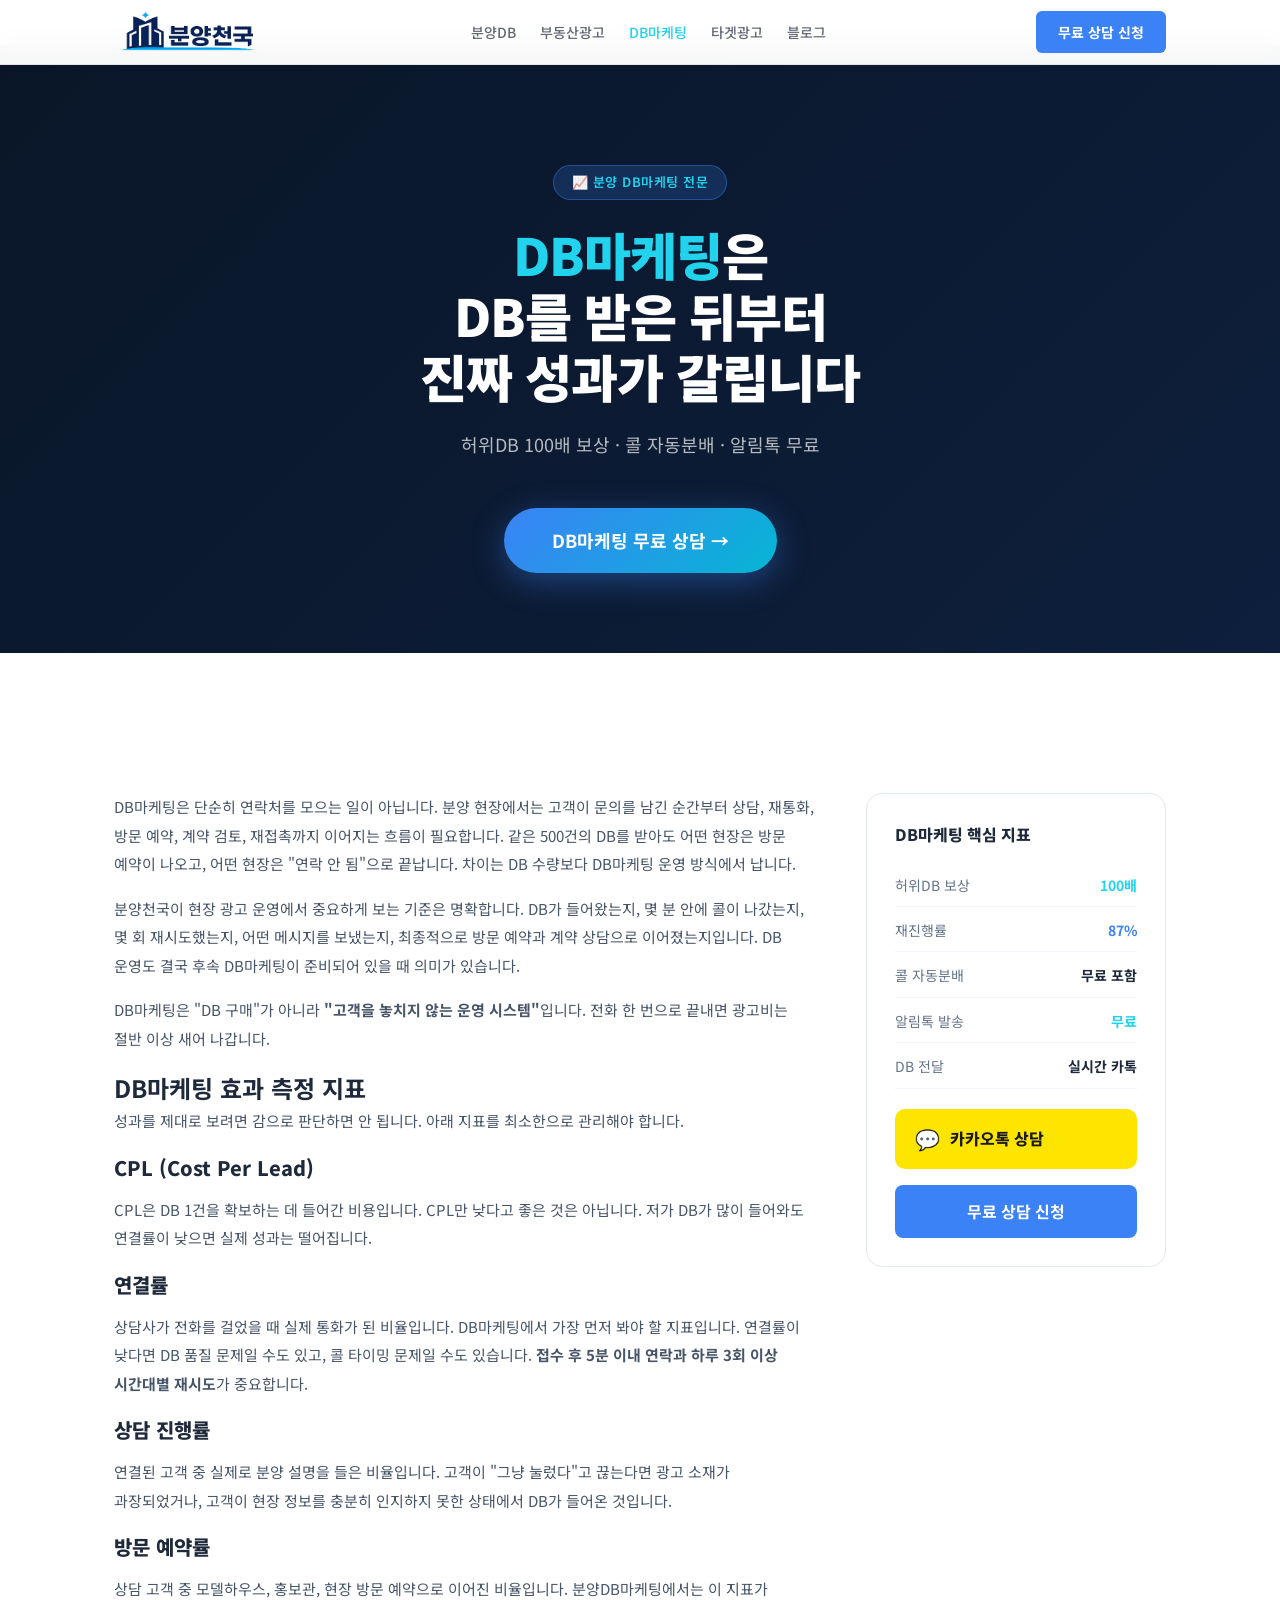
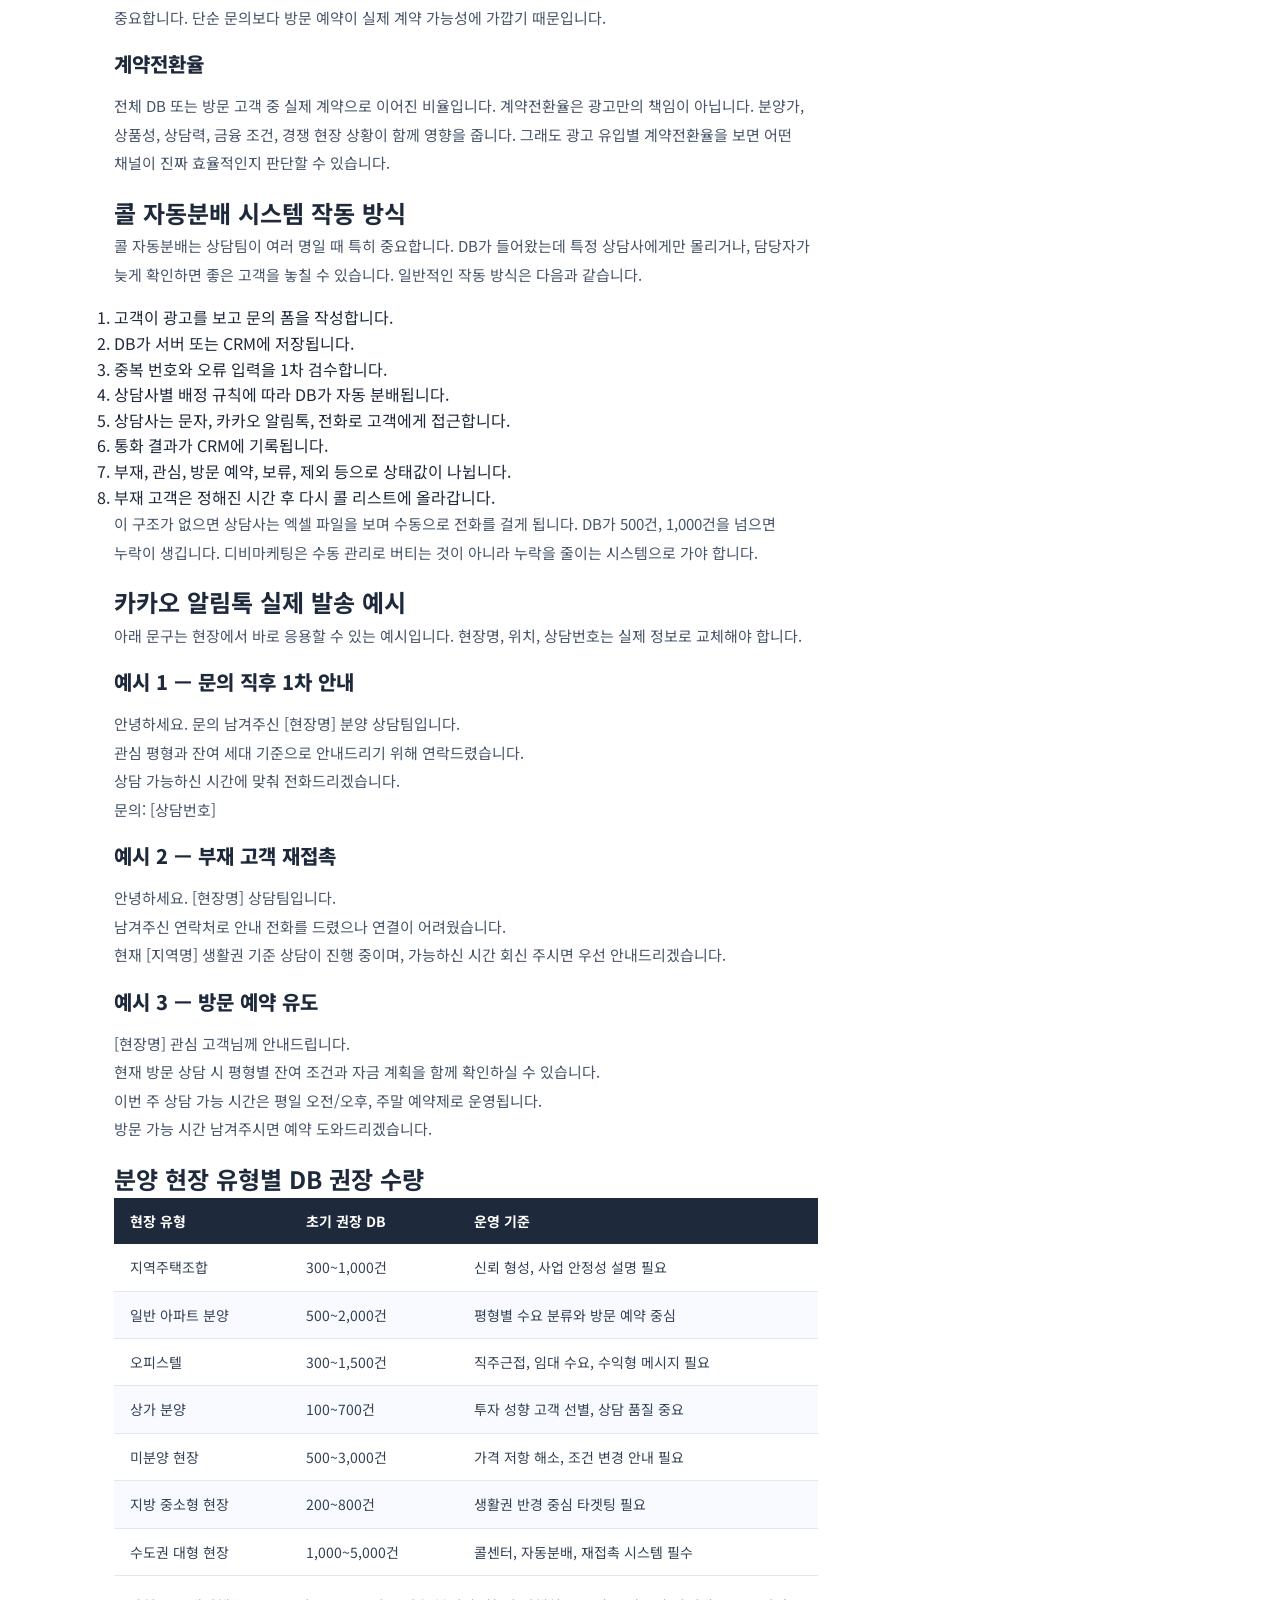
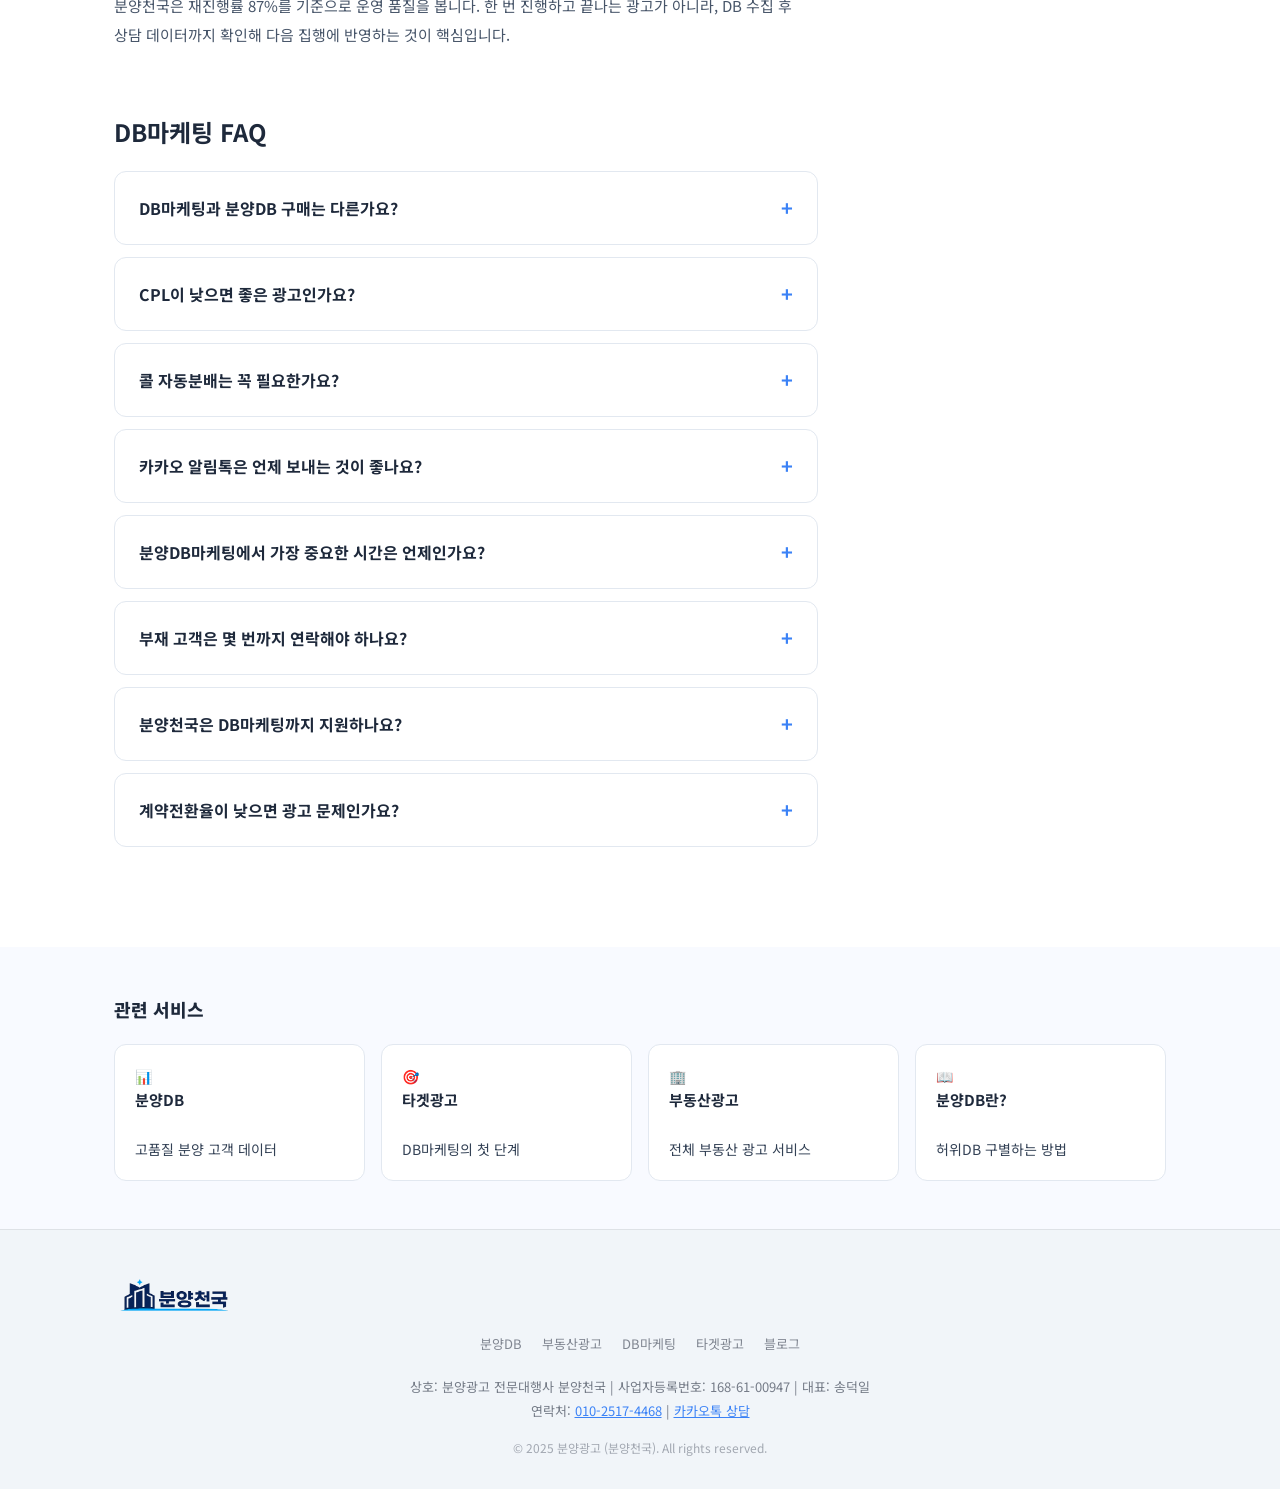
<file: db마케팅/index.html>
<!DOCTYPE html>
<html lang="ko">
<head>
  <!-- Google tag (gtag.js) -->
  <script async src="https://www.googletagmanager.com/gtag/js?id=G-X0ZTG7RREV"></script>
  <script>
    window.dataLayer = window.dataLayer || [];
    function gtag(){dataLayer.push(arguments);}
    gtag('js', new Date());
    gtag('config', 'G-X0ZTG7RREV');
  </script>
  <meta charset="UTF-8">
  <meta name="viewport" content="width=device-width, initial-scale=1.0">
  <title>DB마케팅 전문 | 분양DB·부동산 DB마케팅 실시간 공급 — 분양광고</title>
  <meta name="description" content="분양 DB마케팅 전문. 광고를 보고 직접 전화한 고객 DB 실시간 전달. 허위DB 100배 보상. ☎010-2517-4468">
  <meta name="keywords" content="DB마케팅,디비마케팅,분양DB마케팅,부동산DB마케팅,고객DB,콜DB,분양광고,타겟광고">
  <link rel="canonical" href="https://분양광고.kr/db마케팅/">
  <meta name="robots" content="index, follow">
  <link rel="preconnect" href="https://fonts.googleapis.com">
  <link href="https://fonts.googleapis.com/css2?family=Noto+Sans+KR:wght@400;500;700;900&display=swap" rel="stylesheet">
  <link rel="icon" type="image/png" href="/favicon.png">
  <link rel="apple-touch-icon" href="/favicon.png">
  <link rel="stylesheet" href="../style.css">
  <link rel="stylesheet" href="../sub.css">
</head>
<body>
<a href="#main-content" class="skip-nav">본문 바로가기</a>
<header class="site-header">
  <div class="container header-inner">
    <a href="/" class="logo" title="분양천국 분양광고 전문 대행사 홈">
      <img src="/logo.png" alt="분양천국 분양광고 전문 대행사" height="44" loading="eager">
    </a>
    <nav class="header-nav">
      <a href="/분양-db/">분양DB</a>
      <a href="/부동산광고/">부동산광고</a>
      <a href="/db마케팅/" style="color:#22d3ee">DB마케팅</a>
      <a href="/타겟광고/">타겟광고</a>
      <a href="/blog/">블로그</a>
    </nav>
    <a href="/#contact" class="btn btn-header">무료 상담 신청</a>
  </div>
</header>

<main id="main-content">
<nav class="breadcrumb" aria-label="브레드크럼">
  <div class="container"><ol><li><a href="/">홈</a></li><li aria-current="page">DB마케팅</li></ol></div>
</nav>

<section class="sub-hero dark-section">
  <div class="container center-content">
    <p class="hero-badge">📈 분양 DB마케팅 전문</p>
    <h1 class="hero-title"><span class="cyan">DB마케팅</span>은<br>DB를 받은 뒤부터<br>진짜 성과가 갈립니다</h1>
    <p class="hero-sub">허위DB 100배 보상 · 콜 자동분배 · 알림톡 무료</p>
    <a href="/#contact" class="btn btn-hero">DB마케팅 무료 상담 →</a>
  </div>
</section>

<section class="section">
  <div class="container">
    <div class="sub-content-grid">
      <div class="sub-text">

        <p>DB마케팅은 단순히 연락처를 모으는 일이 아닙니다. 분양 현장에서는 고객이 문의를 남긴 순간부터 상담, 재통화, 방문 예약, 계약 검토, 재접촉까지 이어지는 흐름이 필요합니다. 같은 500건의 DB를 받아도 어떤 현장은 방문 예약이 나오고, 어떤 현장은 "연락 안 됨"으로 끝납니다. 차이는 DB 수량보다 DB마케팅 운영 방식에서 납니다.</p>
        <p>분양천국이 현장 광고 운영에서 중요하게 보는 기준은 명확합니다. DB가 들어왔는지, 몇 분 안에 콜이 나갔는지, 몇 회 재시도했는지, 어떤 메시지를 보냈는지, 최종적으로 방문 예약과 계약 상담으로 이어졌는지입니다. DB 운영도 결국 후속 DB마케팅이 준비되어 있을 때 의미가 있습니다.</p>

        <div class="highlight-box">
          <p>DB마케팅은 "DB 구매"가 아니라 <strong>"고객을 놓치지 않는 운영 시스템"</strong>입니다. 전화 한 번으로 끝내면 광고비는 절반 이상 새어 나갑니다.</p>
        </div>

        <h2>DB마케팅 효과 측정 지표</h2>
        <p>성과를 제대로 보려면 감으로 판단하면 안 됩니다. 아래 지표를 최소한으로 관리해야 합니다.</p>

        <h3>CPL (Cost Per Lead)</h3>
        <p>CPL은 DB 1건을 확보하는 데 들어간 비용입니다. CPL만 낮다고 좋은 것은 아닙니다. 저가 DB가 많이 들어와도 연결률이 낮으면 실제 성과는 떨어집니다.</p>

        <h3>연결률</h3>
        <p>상담사가 전화를 걸었을 때 실제 통화가 된 비율입니다. DB마케팅에서 가장 먼저 봐야 할 지표입니다. 연결률이 낮다면 DB 품질 문제일 수도 있고, 콜 타이밍 문제일 수도 있습니다. <strong>접수 후 5분 이내 연락과 하루 3회 이상 시간대별 재시도</strong>가 중요합니다.</p>

        <h3>상담 진행률</h3>
        <p>연결된 고객 중 실제로 분양 설명을 들은 비율입니다. 고객이 "그냥 눌렀다"고 끊는다면 광고 소재가 과장되었거나, 고객이 현장 정보를 충분히 인지하지 못한 상태에서 DB가 들어온 것입니다.</p>

        <h3>방문 예약률</h3>
        <p>상담 고객 중 모델하우스, 홍보관, 현장 방문 예약으로 이어진 비율입니다. 분양DB마케팅에서는 이 지표가 중요합니다. 단순 문의보다 방문 예약이 실제 계약 가능성에 가깝기 때문입니다.</p>

        <h3>계약전환율</h3>
        <p>전체 DB 또는 방문 고객 중 실제 계약으로 이어진 비율입니다. 계약전환율은 광고만의 책임이 아닙니다. 분양가, 상품성, 상담력, 금융 조건, 경쟁 현장 상황이 함께 영향을 줍니다. 그래도 광고 유입별 계약전환율을 보면 어떤 채널이 진짜 효율적인지 판단할 수 있습니다.</p>

        <h2>콜 자동분배 시스템 작동 방식</h2>
        <p>콜 자동분배는 상담팀이 여러 명일 때 특히 중요합니다. DB가 들어왔는데 특정 상담사에게만 몰리거나, 담당자가 늦게 확인하면 좋은 고객을 놓칠 수 있습니다. 일반적인 작동 방식은 다음과 같습니다.</p>
        <ol>
          <li>고객이 광고를 보고 문의 폼을 작성합니다.</li>
          <li>DB가 서버 또는 CRM에 저장됩니다.</li>
          <li>중복 번호와 오류 입력을 1차 검수합니다.</li>
          <li>상담사별 배정 규칙에 따라 DB가 자동 분배됩니다.</li>
          <li>상담사는 문자, 카카오 알림톡, 전화로 고객에게 접근합니다.</li>
          <li>통화 결과가 CRM에 기록됩니다.</li>
          <li>부재, 관심, 방문 예약, 보류, 제외 등으로 상태값이 나뉩니다.</li>
          <li>부재 고객은 정해진 시간 후 다시 콜 리스트에 올라갑니다.</li>
        </ol>
        <p>이 구조가 없으면 상담사는 엑셀 파일을 보며 수동으로 전화를 걸게 됩니다. DB가 500건, 1,000건을 넘으면 누락이 생깁니다. 디비마케팅은 수동 관리로 버티는 것이 아니라 누락을 줄이는 시스템으로 가야 합니다.</p>

        <h2>카카오 알림톡 실제 발송 예시</h2>
        <p>아래 문구는 현장에서 바로 응용할 수 있는 예시입니다. 현장명, 위치, 상담번호는 실제 정보로 교체해야 합니다.</p>

        <h3>예시 1 — 문의 직후 1차 안내</h3>
        <div class="highlight-box">
          <p>안녕하세요. 문의 남겨주신 [현장명] 분양 상담팀입니다.<br>
          관심 평형과 잔여 세대 기준으로 안내드리기 위해 연락드렸습니다.<br>
          상담 가능하신 시간에 맞춰 전화드리겠습니다.<br>
          문의: [상담번호]</p>
        </div>

        <h3>예시 2 — 부재 고객 재접촉</h3>
        <div class="highlight-box">
          <p>안녕하세요. [현장명] 상담팀입니다.<br>
          남겨주신 연락처로 안내 전화를 드렸으나 연결이 어려웠습니다.<br>
          현재 [지역명] 생활권 기준 상담이 진행 중이며, 가능하신 시간 회신 주시면 우선 안내드리겠습니다.</p>
        </div>

        <h3>예시 3 — 방문 예약 유도</h3>
        <div class="highlight-box">
          <p>[현장명] 관심 고객님께 안내드립니다.<br>
          현재 방문 상담 시 평형별 잔여 조건과 자금 계획을 함께 확인하실 수 있습니다.<br>
          이번 주 상담 가능 시간은 평일 오전/오후, 주말 예약제로 운영됩니다.<br>
          방문 가능 시간 남겨주시면 예약 도와드리겠습니다.</p>
        </div>

        <h2>분양 현장 유형별 DB 권장 수량</h2>
        <table class="compare-table">
          <thead><tr><th>현장 유형</th><th>초기 권장 DB</th><th>운영 기준</th></tr></thead>
          <tbody>
            <tr><td>지역주택조합</td><td>300~1,000건</td><td>신뢰 형성, 사업 안정성 설명 필요</td></tr>
            <tr><td>일반 아파트 분양</td><td>500~2,000건</td><td>평형별 수요 분류와 방문 예약 중심</td></tr>
            <tr><td>오피스텔</td><td>300~1,500건</td><td>직주근접, 임대 수요, 수익형 메시지 필요</td></tr>
            <tr><td>상가 분양</td><td>100~700건</td><td>투자 성향 고객 선별, 상담 품질 중요</td></tr>
            <tr><td>미분양 현장</td><td>500~3,000건</td><td>가격 저항 해소, 조건 변경 안내 필요</td></tr>
            <tr><td>지방 중소형 현장</td><td>200~800건</td><td>생활권 반경 중심 타겟팅 필요</td></tr>
            <tr><td>수도권 대형 현장</td><td>1,000~5,000건</td><td>콜센터, 자동분배, 재접촉 시스템 필수</td></tr>
          </tbody>
        </table>
        <p style="margin-top:16px">분양천국은 재진행률 87%를 기준으로 운영 품질을 봅니다. 한 번 진행하고 끝나는 광고가 아니라, DB 수집 후 상담 데이터까지 확인해 다음 집행에 반영하는 것이 핵심입니다.</p>

        <h2 style="margin-top:64px">DB마케팅 FAQ</h2>
        <div class="faq-list" style="margin-top:20px">
          <details class="faq-item"><summary>DB마케팅과 분양DB 구매는 다른가요?</summary><p>다릅니다. 분양DB 구매는 고객 정보를 확보하는 단계이고, DB마케팅은 그 고객에게 전화, 문자, 알림톡, 재접촉을 통해 상담과 방문을 만드는 과정입니다.</p></details>
          <details class="faq-item"><summary>CPL이 낮으면 좋은 광고인가요?</summary><p>반드시 그렇지는 않습니다. CPL이 낮아도 연결률과 방문 예약률이 낮으면 실제 성과는 좋지 않습니다. CPL, 연결률, 상담 진행률을 함께 봐야 합니다.</p></details>
          <details class="faq-item"><summary>콜 자동분배는 꼭 필요한가요?</summary><p>DB 수량이 적을 때는 수동 관리도 가능합니다. 하지만 300건 이상부터는 누락이 생기기 쉬워 자동분배나 CRM 관리가 유리합니다.</p></details>
          <details class="faq-item"><summary>카카오 알림톡은 언제 보내는 것이 좋나요?</summary><p>문의 직후, 부재 후, 방문 예약 전, 상담 후 정리 안내 시점에 보내는 것이 좋습니다. 단, 너무 잦은 발송은 피로감을 줄 수 있습니다.</p></details>
          <details class="faq-item"><summary>분양DB마케팅에서 가장 중요한 시간은 언제인가요?</summary><p>DB 접수 직후 5분입니다. 고객이 방금 문의한 상태에서 연락해야 기억이 명확하고 상담 전환 가능성이 높습니다.</p></details>
          <details class="faq-item"><summary>부재 고객은 몇 번까지 연락해야 하나요?</summary><p>최소 3회 이상 시간대를 바꿔 연락하는 것을 권장합니다. 오전, 점심 이후, 퇴근 시간대 반응이 다를 수 있습니다.</p></details>
          <details class="faq-item"><summary>분양천국은 DB마케팅까지 지원하나요?</summary><p>현장 상황에 따라 DB 전달, 콜 운영 기준, 알림톡 문구, 재접촉 분류 방식까지 함께 제안할 수 있습니다.</p></details>
          <details class="faq-item"><summary>계약전환율이 낮으면 광고 문제인가요?</summary><p>광고 문제일 수도 있지만 전부는 아닙니다. 분양가, 상담력, 입지, 금융 조건, 경쟁 현장까지 같이 봐야 정확합니다.</p></details>
        </div>

      </div>

      <div class="sub-sidebar">
        <div class="sub-info-card">
          <h4>DB마케팅 핵심 지표</h4>
          <ul class="spec-list">
            <li><span class="spec-label">허위DB 보상</span><span class="spec-val cyan">100배</span></li>
            <li><span class="spec-label">재진행률</span><span class="spec-val blue">87%</span></li>
            <li><span class="spec-label">콜 자동분배</span><span class="spec-val">무료 포함</span></li>
            <li><span class="spec-label">알림톡 발송</span><span class="spec-val cyan">무료</span></li>
            <li><span class="spec-label">DB 전달</span><span class="spec-val">실시간 카톡</span></li>
          </ul>
          <a href="https://open.kakao.com/o/sEBeeBvi" target="_blank" rel="noopener" class="kakao-link" style="margin-top:20px">
            <span class="kakao-logo">💬</span> 카카오톡 상담
          </a>
          <a href="/#contact" class="btn btn-primary" style="margin-top:12px;display:block;text-align:center">무료 상담 신청</a>
        </div>
      </div>
    </div>
  </div>
</section>

<section class="section related-links" style="background:#f8faff;padding:48px 0">
  <div class="container">
    <h3 style="font-size:18px;font-weight:800;margin-bottom:20px">관련 서비스</h3>
    <div class="rel-grid">
      <a href="/분양-db/" class="rel-card">📊 <strong>분양DB</strong><br>고품질 분양 고객 데이터</a>
      <a href="/타겟광고/" class="rel-card">🎯 <strong>타겟광고</strong><br>DB마케팅의 첫 단계</a>
      <a href="/부동산광고/" class="rel-card">🏢 <strong>부동산광고</strong><br>전체 부동산 광고 서비스</a>
      <a href="/blog/분양db란/" class="rel-card">📖 <strong>분양DB란?</strong><br>허위DB 구별하는 방법</a>
    </div>
  </div>
</section>
</main>

<footer class="site-footer">
  <div class="container footer-inner">
    <div class="footer-logo"><img src="/logo.png" alt="분양천국" height="36" loading="lazy"></div>
    <nav class="footer-nav">
      <a href="/분양-db/">분양DB</a><a href="/부동산광고/">부동산광고</a>
      <a href="/db마케팅/">DB마케팅</a><a href="/타겟광고/">타겟광고</a><a href="/blog/">블로그</a>
    </nav>
    <div class="footer-info">
      <p>상호: 분양광고 전문대행사 분양천국 | 사업자등록번호: 168-61-00947 | 대표: 송덕일</p>
      <p>연락처: <a href="tel:010-2517-4468">010-2517-4468</a> | <a href="https://open.kakao.com/o/sEBeeBvi" target="_blank" rel="noopener">카카오톡 상담</a></p>
    </div>
    <p class="footer-copy">© 2025 분양광고 (분양천국). All rights reserved.</p>
  </div>
</footer>
</body>
</html>
</file>
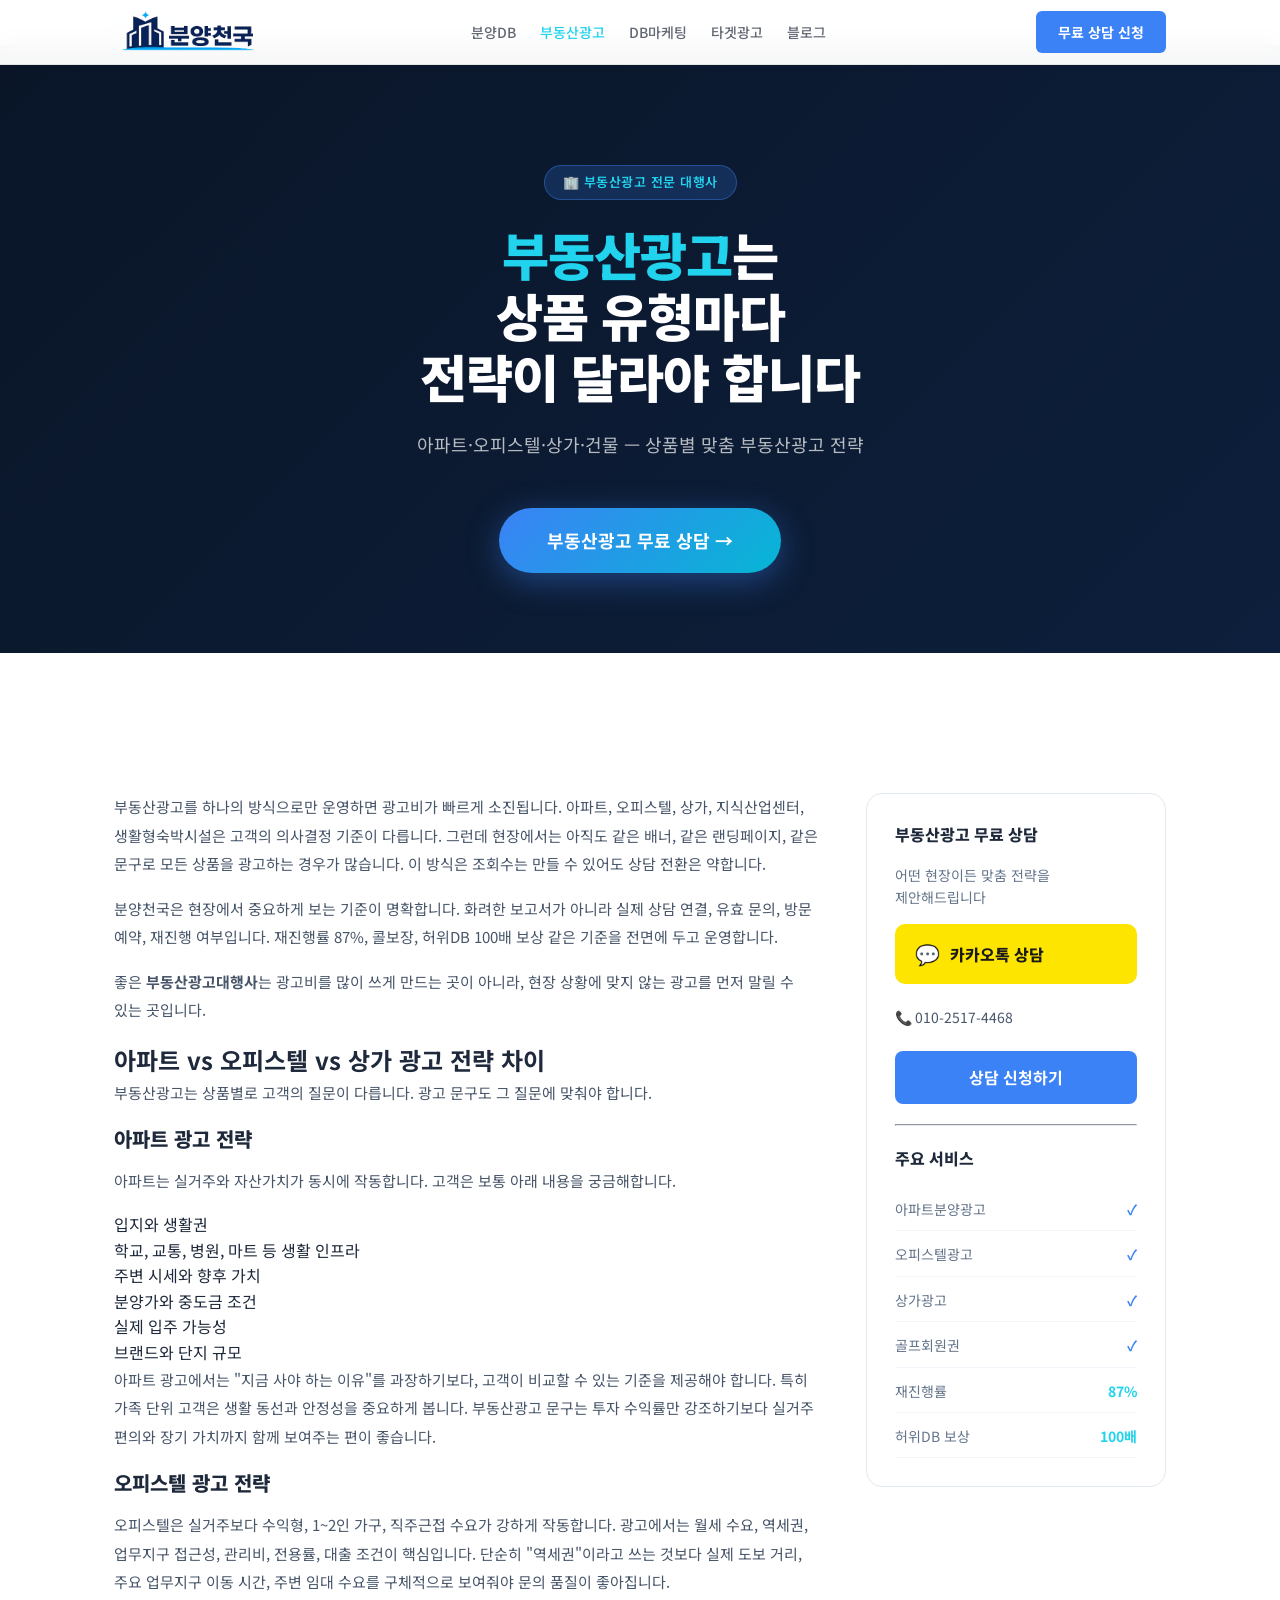
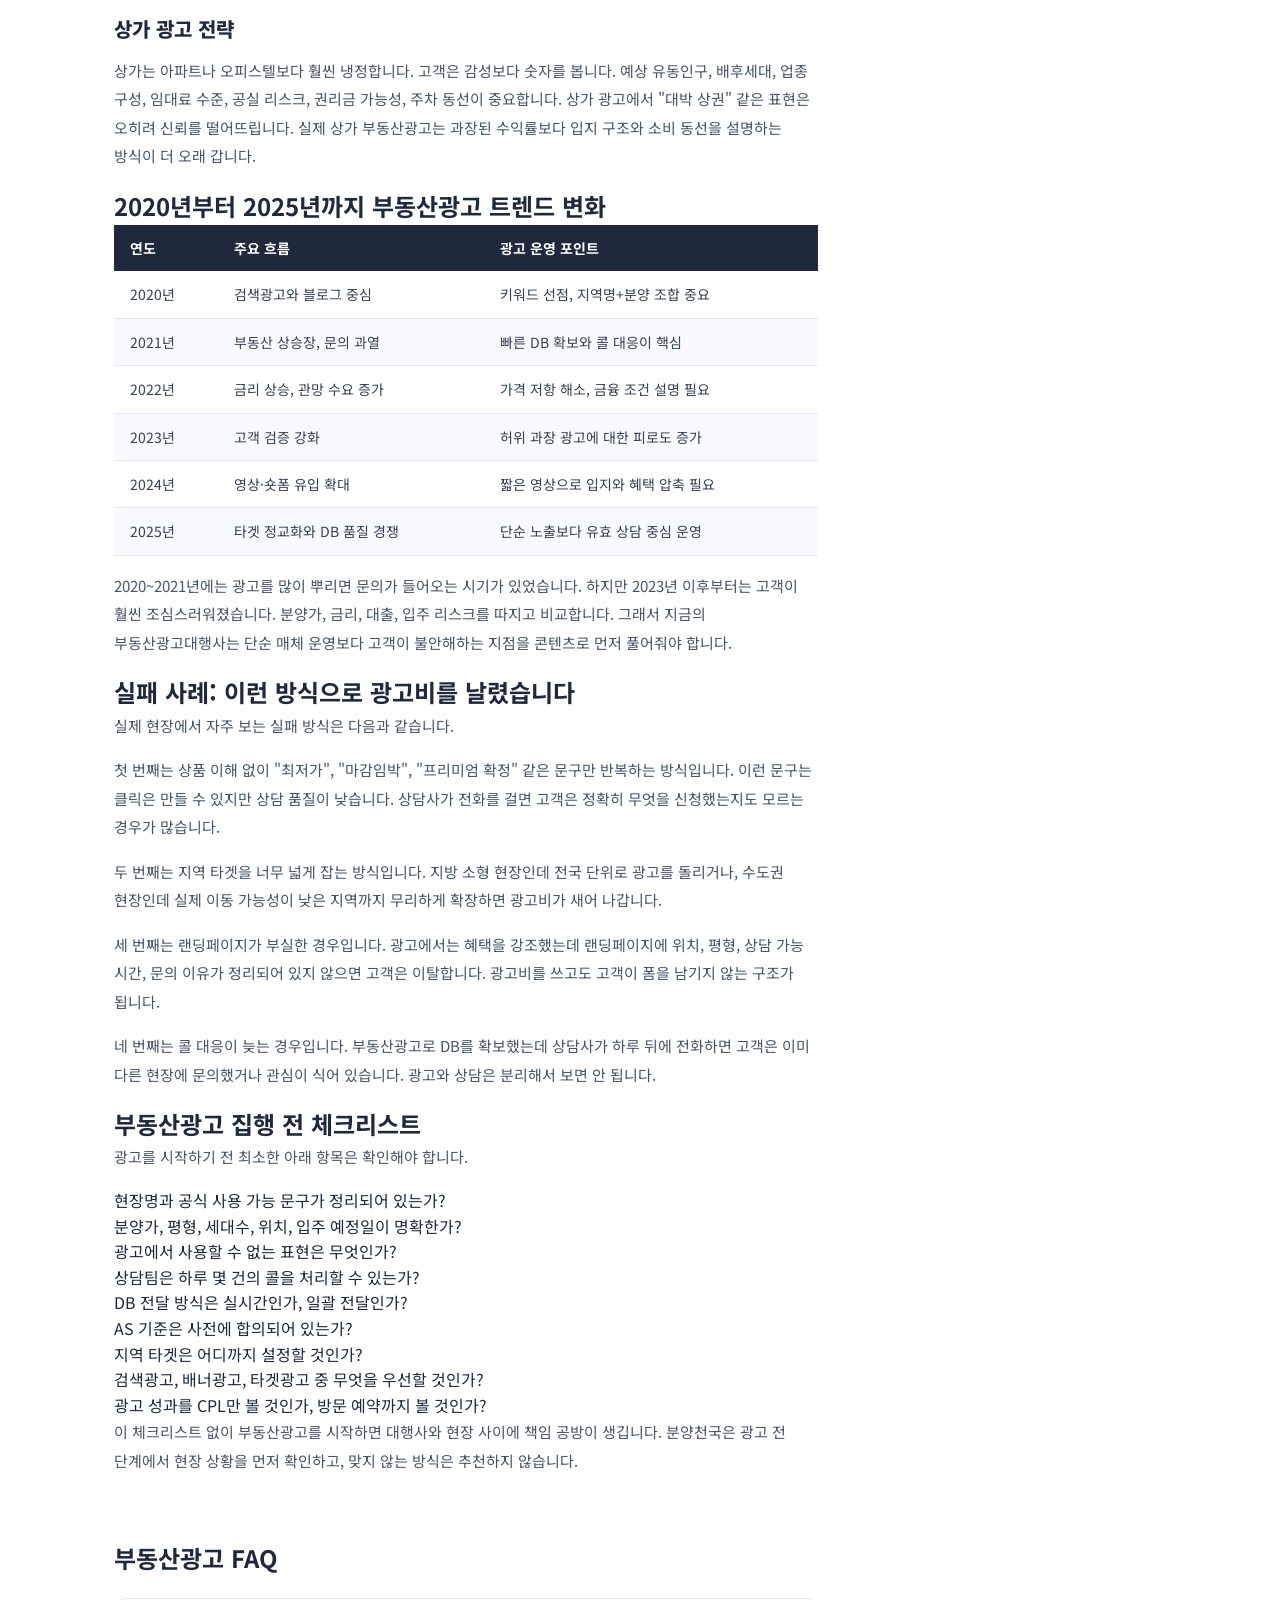
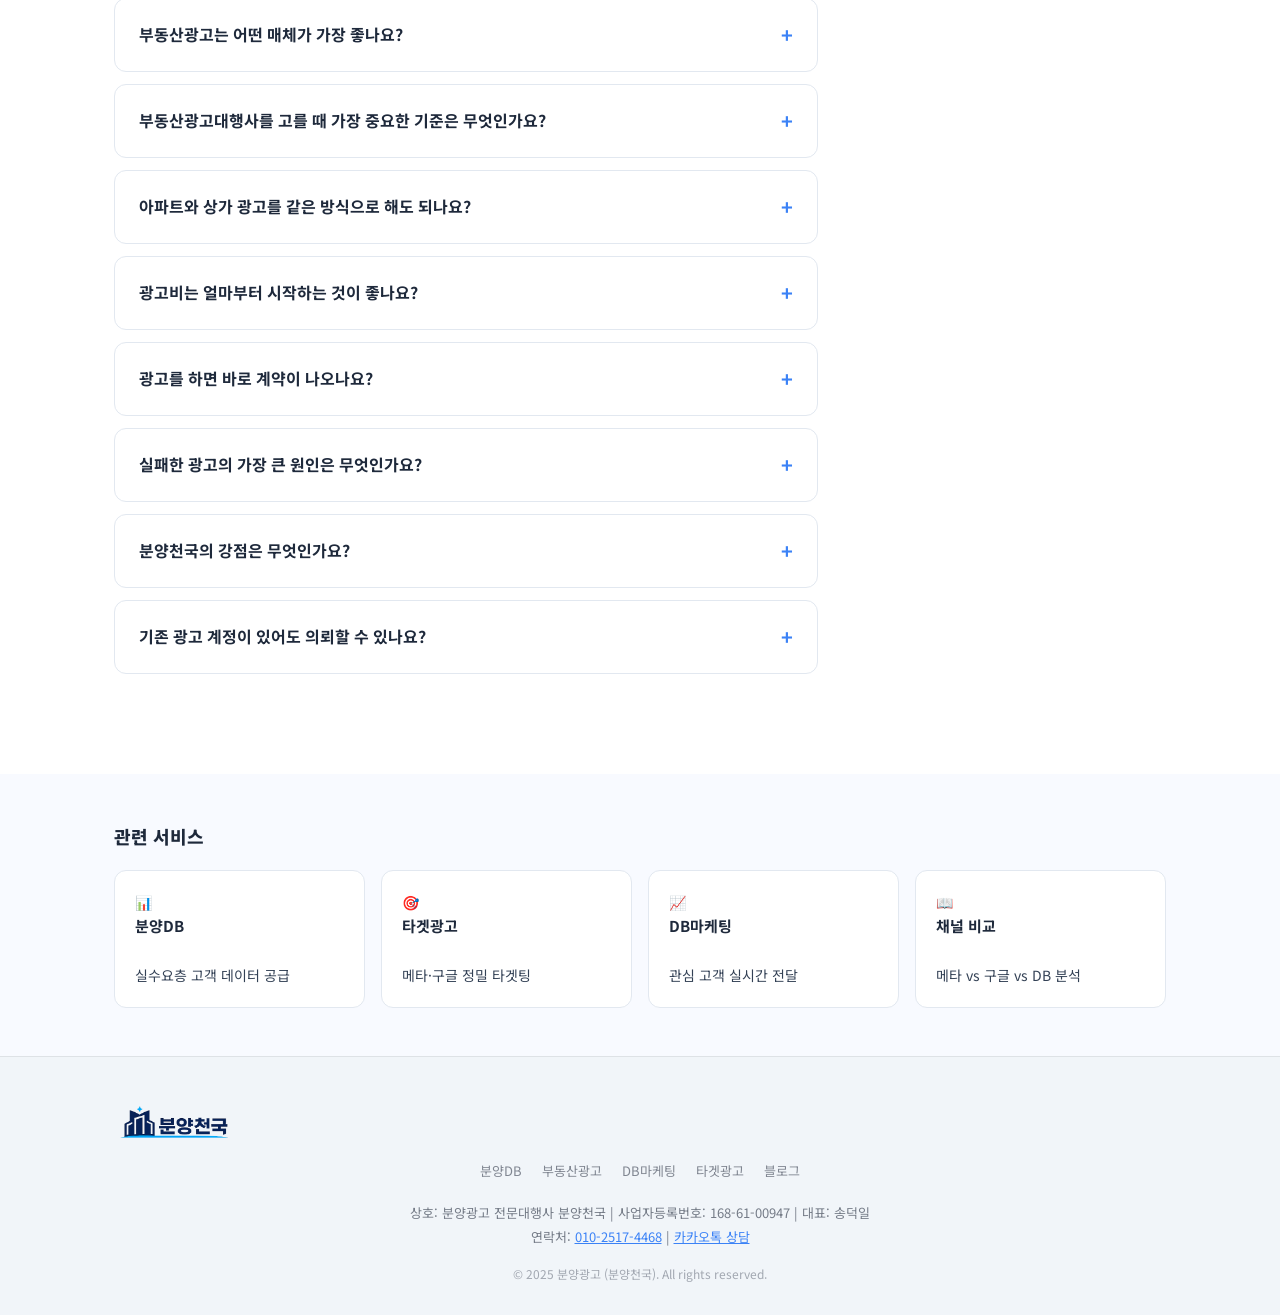
<file: 부동산광고/index.html>
<!DOCTYPE html>
<html lang="ko">
<head>
  <!-- Google tag (gtag.js) -->
  <script async src="https://www.googletagmanager.com/gtag/js?id=G-X0ZTG7RREV"></script>
  <script>
    window.dataLayer = window.dataLayer || [];
    function gtag(){dataLayer.push(arguments);}
    gtag('js', new Date());
    gtag('config', 'G-X0ZTG7RREV');
  </script>
  <meta charset="UTF-8">
  <meta name="viewport" content="width=device-width, initial-scale=1.0">
  <title>부동산광고 전문 대행사 | 아파트·오피스텔·상가 분양광고 — 분양광고</title>
  <meta name="description" content="부동산광고 전문 대행사. 아파트·오피스텔·상가 분양광고부터 매매광고까지. 타겟광고·배너광고·분양DB 올인원. ☎010-2517-4468">
  <meta name="keywords" content="부동산광고,부동산광고대행사,아파트광고,분양광고,오피스텔광고,상가광고,부동산마케팅,타겟광고">
  <link rel="canonical" href="https://분양광고.kr/부동산광고/">
  <meta property="og:title" content="부동산광고 전문 대행사 | 분양광고·타겟광고·배너광고">
  <meta property="og:description" content="부동산광고 전문. 아파트분양광고부터 상가·오피스텔까지.">
  <meta property="og:url" content="https://분양광고.kr/부동산광고/">
  <meta name="robots" content="index, follow">
  <link rel="preconnect" href="https://fonts.googleapis.com">
  <link href="https://fonts.googleapis.com/css2?family=Noto+Sans+KR:wght@400;500;700;900&display=swap" rel="stylesheet">
  <link rel="icon" type="image/png" href="/favicon.png">
  <link rel="apple-touch-icon" href="/favicon.png">
  <link rel="stylesheet" href="../style.css">
  <link rel="stylesheet" href="../sub.css">
</head>
<body>
<a href="#main-content" class="skip-nav">본문 바로가기</a>
<header class="site-header">
  <div class="container header-inner">
    <a href="/" class="logo" title="분양천국 분양광고 전문 대행사 홈">
      <img src="/logo.png" alt="분양천국 분양광고 전문 대행사" height="44" loading="eager">
    </a>
    <nav class="header-nav">
      <a href="/분양-db/">분양DB</a>
      <a href="/부동산광고/" style="color:#22d3ee">부동산광고</a>
      <a href="/db마케팅/">DB마케팅</a>
      <a href="/타겟광고/">타겟광고</a>
      <a href="/blog/">블로그</a>
    </nav>
    <a href="/#contact" class="btn btn-header">무료 상담 신청</a>
  </div>
</header>

<main id="main-content">
<nav class="breadcrumb" aria-label="브레드크럼">
  <div class="container"><ol><li><a href="/">홈</a></li><li aria-current="page">부동산광고</li></ol></div>
</nav>

<section class="sub-hero dark-section">
  <div class="container center-content">
    <p class="hero-badge">🏢 부동산광고 전문 대행사</p>
    <h1 class="hero-title"><span class="cyan">부동산광고</span>는<br>상품 유형마다<br>전략이 달라야 합니다</h1>
    <p class="hero-sub">아파트·오피스텔·상가·건물 — 상품별 맞춤 부동산광고 전략</p>
    <a href="/#contact" class="btn btn-hero">부동산광고 무료 상담 →</a>
  </div>
</section>

<section class="section">
  <div class="container">
    <div class="sub-content-grid">
      <div class="sub-text">

        <p>부동산광고를 하나의 방식으로만 운영하면 광고비가 빠르게 소진됩니다. 아파트, 오피스텔, 상가, 지식산업센터, 생활형숙박시설은 고객의 의사결정 기준이 다릅니다. 그런데 현장에서는 아직도 같은 배너, 같은 랜딩페이지, 같은 문구로 모든 상품을 광고하는 경우가 많습니다. 이 방식은 조회수는 만들 수 있어도 상담 전환은 약합니다.</p>
        <p>분양천국은 현장에서 중요하게 보는 기준이 명확합니다. 화려한 보고서가 아니라 실제 상담 연결, 유효 문의, 방문 예약, 재진행 여부입니다. 재진행률 87%, 콜보장, 허위DB 100배 보상 같은 기준을 전면에 두고 운영합니다.</p>

        <div class="highlight-box">
          <p>좋은 <strong>부동산광고대행사</strong>는 광고비를 많이 쓰게 만드는 곳이 아니라, 현장 상황에 맞지 않는 광고를 먼저 말릴 수 있는 곳입니다.</p>
        </div>

        <h2>아파트 vs 오피스텔 vs 상가 광고 전략 차이</h2>
        <p>부동산광고는 상품별로 고객의 질문이 다릅니다. 광고 문구도 그 질문에 맞춰야 합니다.</p>

        <h3>아파트 광고 전략</h3>
        <p>아파트는 실거주와 자산가치가 동시에 작동합니다. 고객은 보통 아래 내용을 궁금해합니다.</p>
        <ul>
          <li>입지와 생활권</li>
          <li>학교, 교통, 병원, 마트 등 생활 인프라</li>
          <li>주변 시세와 향후 가치</li>
          <li>분양가와 중도금 조건</li>
          <li>실제 입주 가능성</li>
          <li>브랜드와 단지 규모</li>
        </ul>
        <p>아파트 광고에서는 "지금 사야 하는 이유"를 과장하기보다, 고객이 비교할 수 있는 기준을 제공해야 합니다. 특히 가족 단위 고객은 생활 동선과 안정성을 중요하게 봅니다. 부동산광고 문구는 투자 수익률만 강조하기보다 실거주 편의와 장기 가치까지 함께 보여주는 편이 좋습니다.</p>

        <h3>오피스텔 광고 전략</h3>
        <p>오피스텔은 실거주보다 수익형, 1~2인 가구, 직주근접 수요가 강하게 작동합니다. 광고에서는 월세 수요, 역세권, 업무지구 접근성, 관리비, 전용률, 대출 조건이 핵심입니다. 단순히 "역세권"이라고 쓰는 것보다 실제 도보 거리, 주요 업무지구 이동 시간, 주변 임대 수요를 구체적으로 보여줘야 문의 품질이 좋아집니다.</p>

        <h3>상가 광고 전략</h3>
        <p>상가는 아파트나 오피스텔보다 훨씬 냉정합니다. 고객은 감성보다 숫자를 봅니다. 예상 유동인구, 배후세대, 업종 구성, 임대료 수준, 공실 리스크, 권리금 가능성, 주차 동선이 중요합니다. 상가 광고에서 "대박 상권" 같은 표현은 오히려 신뢰를 떨어뜨립니다. 실제 상가 부동산광고는 과장된 수익률보다 입지 구조와 소비 동선을 설명하는 방식이 더 오래 갑니다.</p>

        <h2>2020년부터 2025년까지 부동산광고 트렌드 변화</h2>
        <table class="compare-table">
          <thead><tr><th>연도</th><th>주요 흐름</th><th>광고 운영 포인트</th></tr></thead>
          <tbody>
            <tr><td>2020년</td><td>검색광고와 블로그 중심</td><td>키워드 선점, 지역명+분양 조합 중요</td></tr>
            <tr><td>2021년</td><td>부동산 상승장, 문의 과열</td><td>빠른 DB 확보와 콜 대응이 핵심</td></tr>
            <tr><td>2022년</td><td>금리 상승, 관망 수요 증가</td><td>가격 저항 해소, 금융 조건 설명 필요</td></tr>
            <tr><td>2023년</td><td>고객 검증 강화</td><td>허위 과장 광고에 대한 피로도 증가</td></tr>
            <tr><td>2024년</td><td>영상·숏폼 유입 확대</td><td>짧은 영상으로 입지와 혜택 압축 필요</td></tr>
            <tr><td>2025년</td><td>타겟 정교화와 DB 품질 경쟁</td><td>단순 노출보다 유효 상담 중심 운영</td></tr>
          </tbody>
        </table>
        <p style="margin-top:16px">2020~2021년에는 광고를 많이 뿌리면 문의가 들어오는 시기가 있었습니다. 하지만 2023년 이후부터는 고객이 훨씬 조심스러워졌습니다. 분양가, 금리, 대출, 입주 리스크를 따지고 비교합니다. 그래서 지금의 부동산광고대행사는 단순 매체 운영보다 고객이 불안해하는 지점을 콘텐츠로 먼저 풀어줘야 합니다.</p>

        <h2>실패 사례: 이런 방식으로 광고비를 날렸습니다</h2>
        <p>실제 현장에서 자주 보는 실패 방식은 다음과 같습니다.</p>
        <p>첫 번째는 상품 이해 없이 "최저가", "마감임박", "프리미엄 확정" 같은 문구만 반복하는 방식입니다. 이런 문구는 클릭은 만들 수 있지만 상담 품질이 낮습니다. 상담사가 전화를 걸면 고객은 정확히 무엇을 신청했는지도 모르는 경우가 많습니다.</p>
        <p>두 번째는 지역 타겟을 너무 넓게 잡는 방식입니다. 지방 소형 현장인데 전국 단위로 광고를 돌리거나, 수도권 현장인데 실제 이동 가능성이 낮은 지역까지 무리하게 확장하면 광고비가 새어 나갑니다.</p>
        <p>세 번째는 랜딩페이지가 부실한 경우입니다. 광고에서는 혜택을 강조했는데 랜딩페이지에 위치, 평형, 상담 가능 시간, 문의 이유가 정리되어 있지 않으면 고객은 이탈합니다. 광고비를 쓰고도 고객이 폼을 남기지 않는 구조가 됩니다.</p>
        <p>네 번째는 콜 대응이 늦는 경우입니다. 부동산광고로 DB를 확보했는데 상담사가 하루 뒤에 전화하면 고객은 이미 다른 현장에 문의했거나 관심이 식어 있습니다. 광고와 상담은 분리해서 보면 안 됩니다.</p>

        <h2>부동산광고 집행 전 체크리스트</h2>
        <p>광고를 시작하기 전 최소한 아래 항목은 확인해야 합니다.</p>
        <ul>
          <li>현장명과 공식 사용 가능 문구가 정리되어 있는가?</li>
          <li>분양가, 평형, 세대수, 위치, 입주 예정일이 명확한가?</li>
          <li>광고에서 사용할 수 없는 표현은 무엇인가?</li>
          <li>상담팀은 하루 몇 건의 콜을 처리할 수 있는가?</li>
          <li>DB 전달 방식은 실시간인가, 일괄 전달인가?</li>
          <li>AS 기준은 사전에 합의되어 있는가?</li>
          <li>지역 타겟은 어디까지 설정할 것인가?</li>
          <li>검색광고, 배너광고, 타겟광고 중 무엇을 우선할 것인가?</li>
          <li>광고 성과를 CPL만 볼 것인가, 방문 예약까지 볼 것인가?</li>
        </ul>
        <p>이 체크리스트 없이 부동산광고를 시작하면 대행사와 현장 사이에 책임 공방이 생깁니다. 분양천국은 광고 전 단계에서 현장 상황을 먼저 확인하고, 맞지 않는 방식은 추천하지 않습니다.</p>

        <h2 style="margin-top:64px">부동산광고 FAQ</h2>
        <div class="faq-list" style="margin-top:20px">
          <details class="faq-item"><summary>부동산광고는 어떤 매체가 가장 좋나요?</summary><p>상품과 지역에 따라 다릅니다. 검색 수요가 있는 현장은 검색광고가 유리하고, 신규 수요를 만들어야 하는 현장은 메타·배너·영상 광고가 필요합니다.</p></details>
          <details class="faq-item"><summary>부동산광고대행사를 고를 때 가장 중요한 기준은 무엇인가요?</summary><p>단가보다 운영 기준입니다. DB 유입 경로, AS 기준, 콜 대응 구조, 성과 측정 방식을 명확히 말하는 곳을 선택해야 합니다.</p></details>
          <details class="faq-item"><summary>아파트와 상가 광고를 같은 방식으로 해도 되나요?</summary><p>권장하지 않습니다. 아파트는 실거주와 자산가치, 상가는 수익성과 입지 구조가 핵심입니다. 고객 질문이 다르기 때문에 문구와 랜딩페이지도 달라야 합니다.</p></details>
          <details class="faq-item"><summary>광고비는 얼마부터 시작하는 것이 좋나요?</summary><p>현장 규모에 따라 다르지만, 처음에는 테스트 예산으로 반응을 확인한 뒤 증액하는 방식이 안전합니다. 무리한 대량 집행은 피해야 합니다.</p></details>
          <details class="faq-item"><summary>광고를 하면 바로 계약이 나오나요?</summary><p>광고는 계약자를 직접 만드는 것이 아니라 상담 기회를 만듭니다. 계약은 상품성, 상담력, 방문 유도, 금융 조건이 함께 맞아야 나옵니다.</p></details>
          <details class="faq-item"><summary>실패한 광고의 가장 큰 원인은 무엇인가요?</summary><p>현장 이해 부족, 과장 문구, 넓은 타겟, 늦은 콜 대응, 부실한 랜딩페이지가 가장 흔한 원인입니다.</p></details>
          <details class="faq-item"><summary>분양천국의 강점은 무엇인가요?</summary><p>콜보장, 허위DB 100배 보상, 재진행률 87%의 DB 운영 기준입니다. 숫자를 보기 좋게 꾸미기보다 현장 사용성을 우선합니다.</p></details>
          <details class="faq-item"><summary>기존 광고 계정이 있어도 의뢰할 수 있나요?</summary><p>가능합니다. 기존 소재, 키워드, 랜딩페이지, DB 품질을 점검한 뒤 낭비되는 구간을 먼저 줄이는 방식으로 접근합니다.</p></details>
        </div>

      </div>

      <div class="sub-sidebar">
        <div class="sub-info-card">
          <h4>부동산광고 무료 상담</h4>
          <p style="color:#64748b;font-size:14px;margin-bottom:16px">어떤 현장이든 맞춤 전략을 제안해드립니다</p>
          <a href="https://open.kakao.com/o/sEBeeBvi" target="_blank" rel="noopener" class="kakao-link">
            <span class="kakao-logo">💬</span> 카카오톡 상담
          </a>
          <p class="contact-info-item" style="margin-top:12px">📞 <a href="tel:010-2517-4468">010-2517-4468</a></p>
          <a href="/#contact" class="btn btn-primary" style="margin-top:16px;display:block;text-align:center">상담 신청하기</a>
          <hr style="margin:20px 0;border-color:#e2e8f0">
          <h4>주요 서비스</h4>
          <ul class="spec-list">
            <li><span class="spec-label">아파트분양광고</span><span class="spec-val blue">✓</span></li>
            <li><span class="spec-label">오피스텔광고</span><span class="spec-val blue">✓</span></li>
            <li><span class="spec-label">상가광고</span><span class="spec-val blue">✓</span></li>
            <li><span class="spec-label">골프회원권</span><span class="spec-val blue">✓</span></li>
            <li><span class="spec-label">재진행률</span><span class="spec-val cyan">87%</span></li>
            <li><span class="spec-label">허위DB 보상</span><span class="spec-val cyan">100배</span></li>
          </ul>
        </div>
      </div>
    </div>
  </div>
</section>

<section class="section related-links" style="background:#f8faff;padding:48px 0">
  <div class="container">
    <h3 style="font-size:18px;font-weight:800;margin-bottom:20px">관련 서비스</h3>
    <div class="rel-grid">
      <a href="/분양-db/" class="rel-card">📊 <strong>분양DB</strong><br>실수요층 고객 데이터 공급</a>
      <a href="/타겟광고/" class="rel-card">🎯 <strong>타겟광고</strong><br>메타·구글 정밀 타겟팅</a>
      <a href="/db마케팅/" class="rel-card">📈 <strong>DB마케팅</strong><br>관심 고객 실시간 전달</a>
      <a href="/blog/부동산광고-채널비교/" class="rel-card">📖 <strong>채널 비교</strong><br>메타 vs 구글 vs DB 분석</a>
    </div>
  </div>
</section>
</main>

<footer class="site-footer">
  <div class="container footer-inner">
    <div class="footer-logo"><img src="/logo.png" alt="분양천국" height="36" loading="lazy"></div>
    <nav class="footer-nav">
      <a href="/분양-db/">분양DB</a><a href="/부동산광고/">부동산광고</a>
      <a href="/db마케팅/">DB마케팅</a><a href="/타겟광고/">타겟광고</a><a href="/blog/">블로그</a>
    </nav>
    <div class="footer-info">
      <p>상호: 분양광고 전문대행사 분양천국 | 사업자등록번호: 168-61-00947 | 대표: 송덕일</p>
      <p>연락처: <a href="tel:010-2517-4468">010-2517-4468</a> | <a href="https://open.kakao.com/o/sEBeeBvi" target="_blank" rel="noopener">카카오톡 상담</a></p>
    </div>
    <p class="footer-copy">© 2025 분양광고 (분양천국). All rights reserved.</p>
  </div>
</footer>
</body>
</html>
</file>
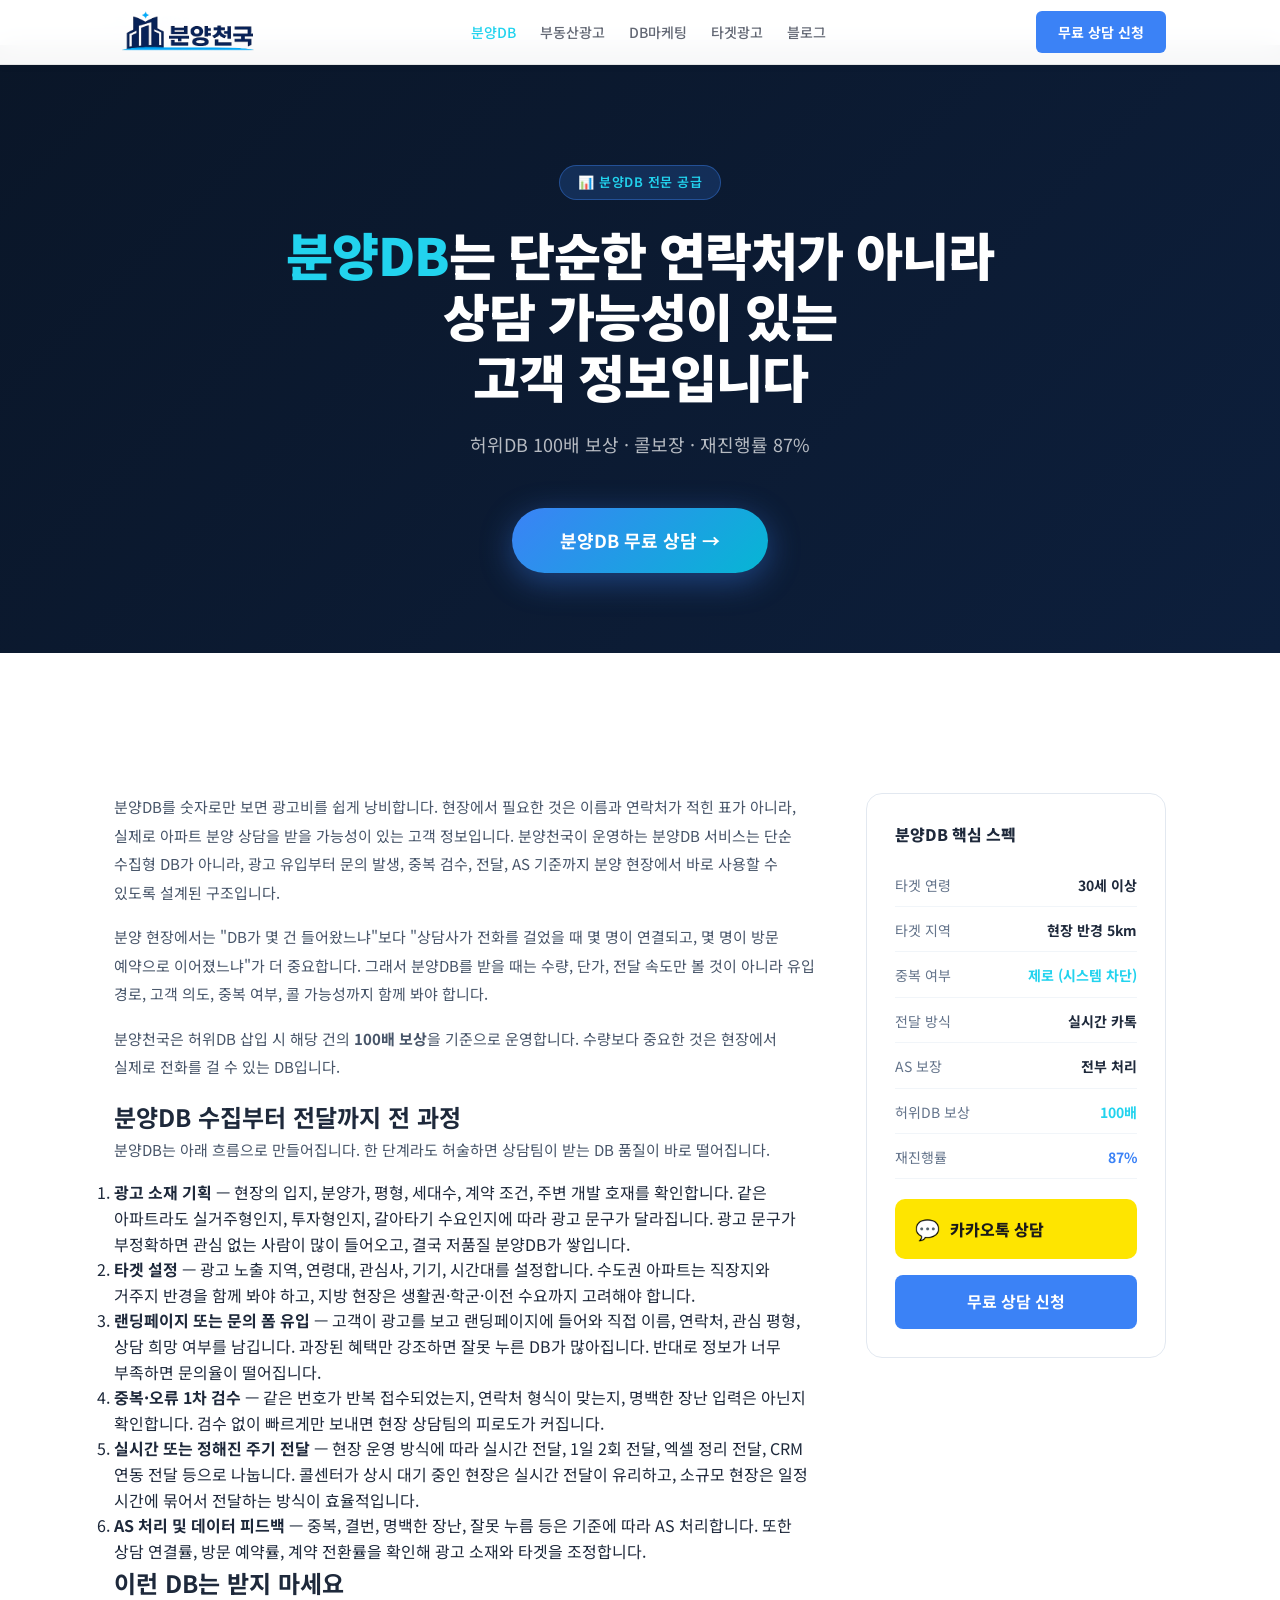
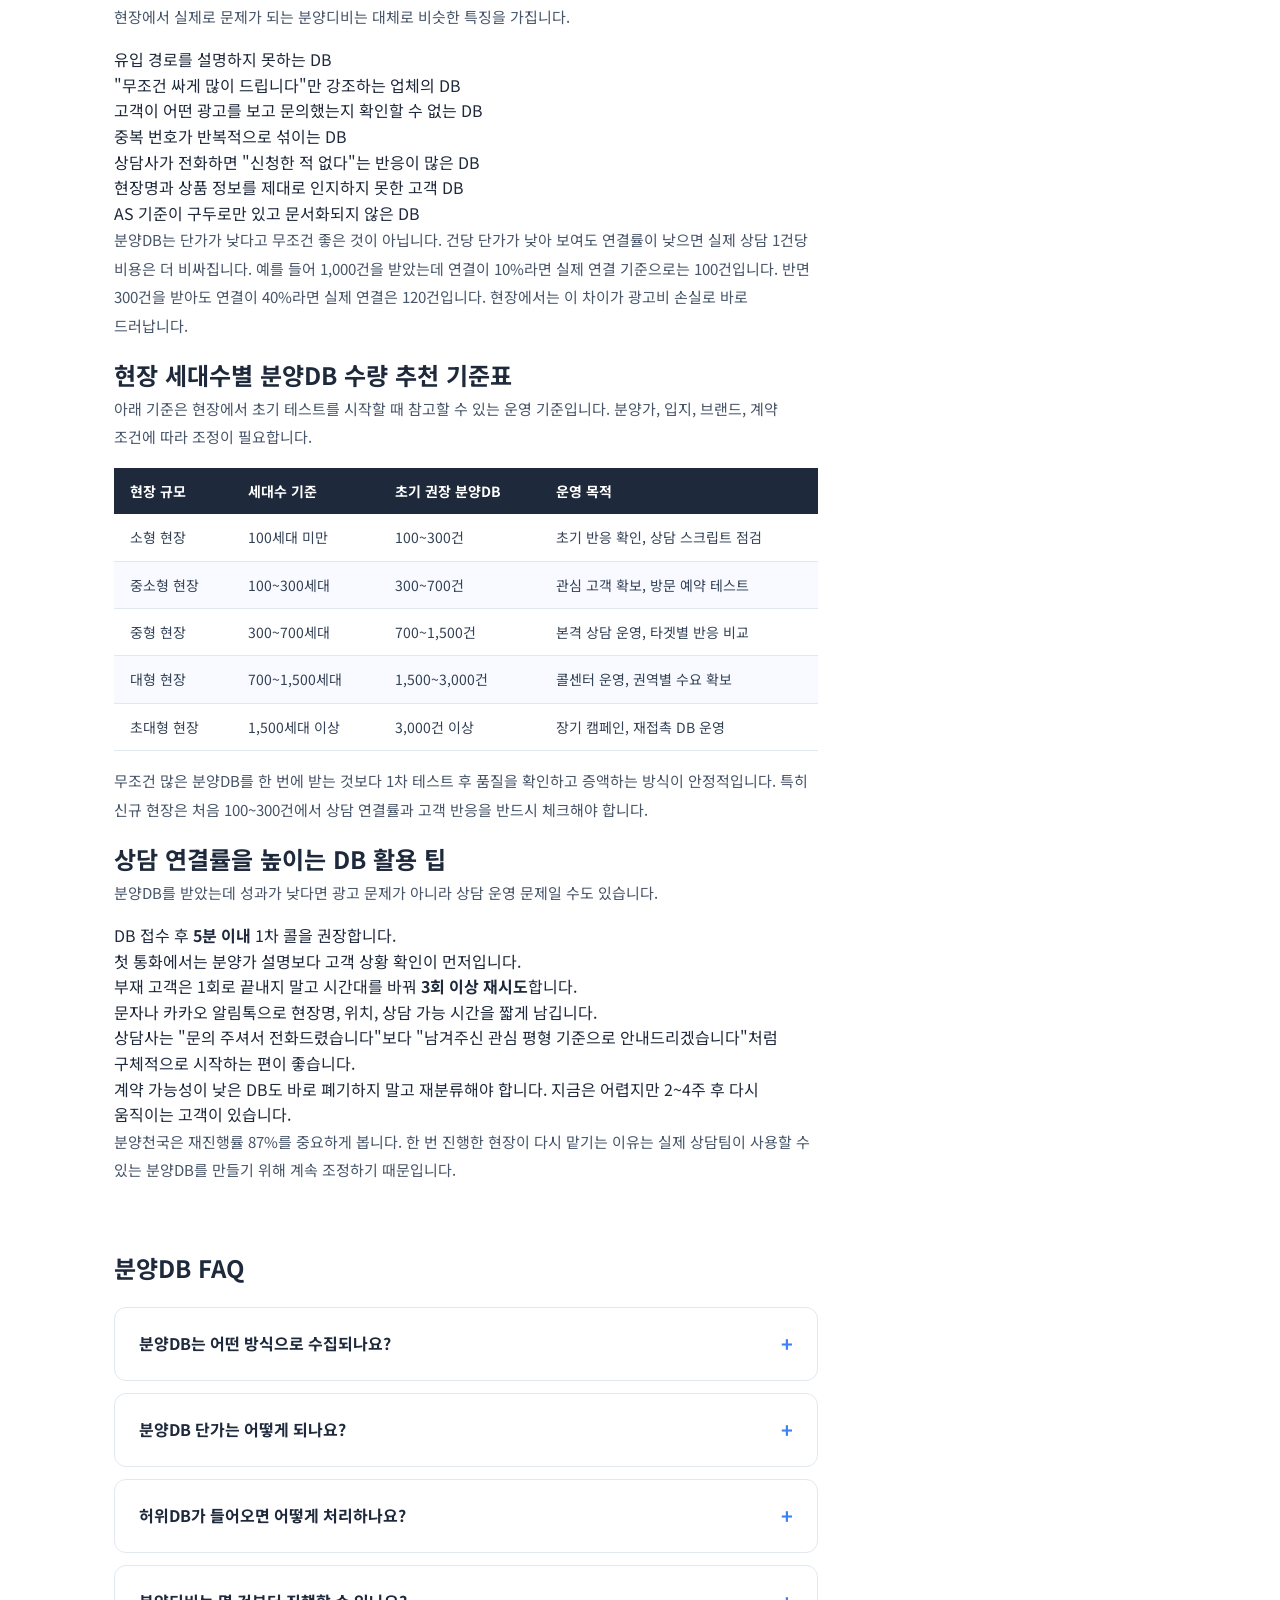
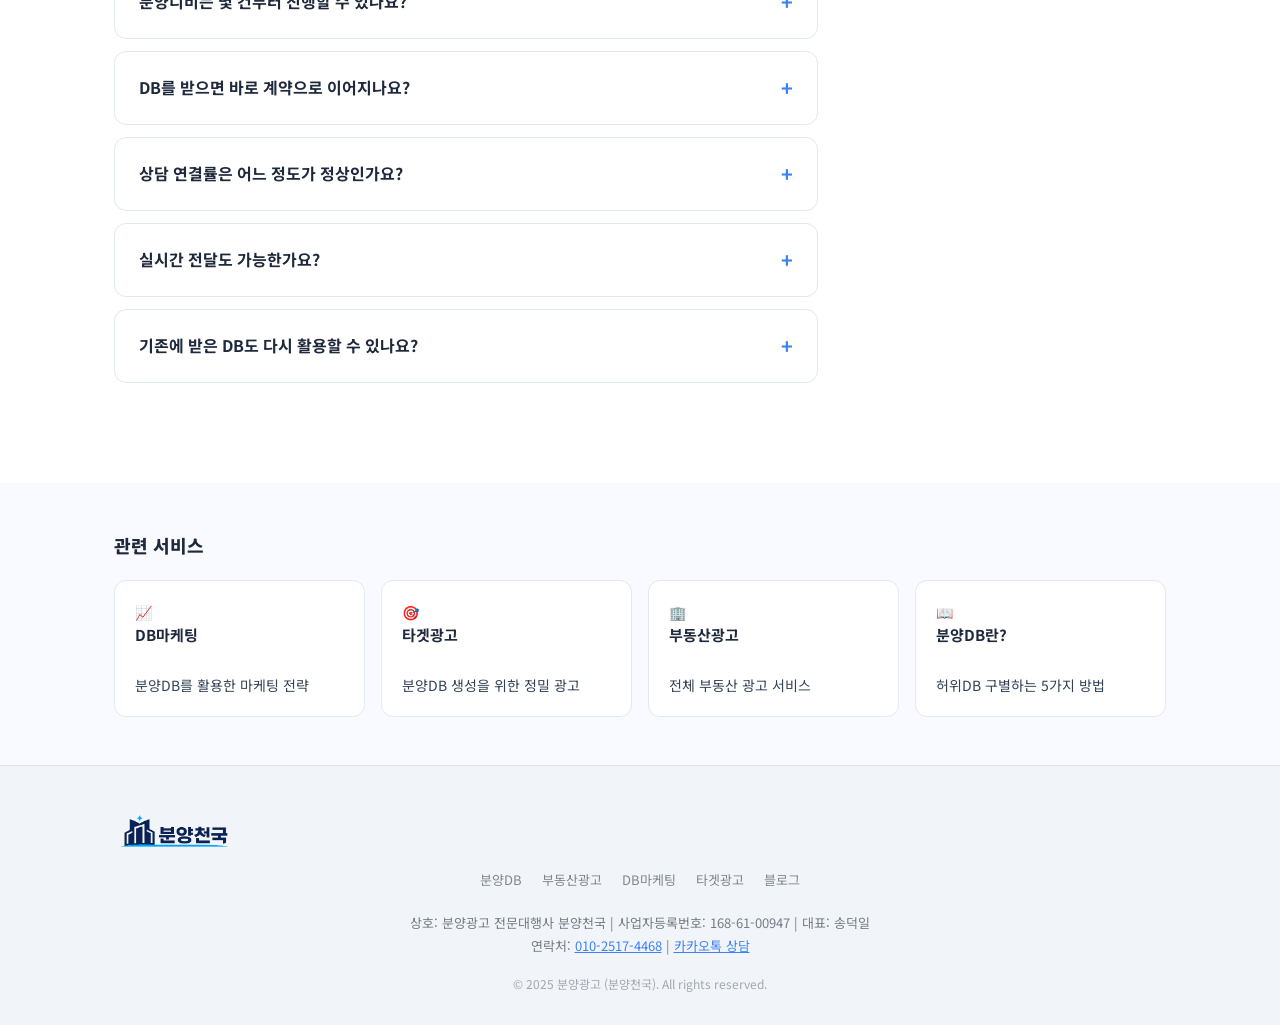
<file: 분양-db/index.html>
<!DOCTYPE html>
<html lang="ko">
<head>
  <!-- Google tag (gtag.js) -->
  <script async src="https://www.googletagmanager.com/gtag/js?id=G-X0ZTG7RREV"></script>
  <script>
    window.dataLayer = window.dataLayer || [];
    function gtag(){dataLayer.push(arguments);}
    gtag('js', new Date());
    gtag('config', 'G-X0ZTG7RREV');
  </script>
  <meta charset="UTF-8">
  <meta name="viewport" content="width=device-width, initial-scale=1.0">
  <title>분양DB 전문 공급 | 아파트 분양 DB마케팅 콜보장 — 분양광고</title>
  <meta name="description" content="분양DB 전문 공급. 허위DB 100배 보상, 콜보장, 중복DB 제로. 아파트분양 관심 고객 실시간 전달. ☎010-2517-4468">
  <meta name="keywords" content="분양DB,분양 DB,분양디비,부동산DB,아파트분양DB,분양고객DB,DB마케팅,분양광고">
  <link rel="canonical" href="https://분양광고.kr/분양-db/">
  <meta property="og:title" content="분양DB 전문 공급 | 콜보장·허위DB 100배 보상">
  <meta property="og:description" content="아파트 분양DB 전문. 허위DB 100배 보상, 중복 제로.">
  <meta property="og:url" content="https://분양광고.kr/분양-db/">
  <meta name="robots" content="index, follow">
  <link rel="preconnect" href="https://fonts.googleapis.com">
  <link href="https://fonts.googleapis.com/css2?family=Noto+Sans+KR:wght@400;500;700;900&display=swap" rel="stylesheet">
  <link rel="icon" type="image/png" href="/favicon.png">
  <link rel="apple-touch-icon" href="/favicon.png">
  <link rel="stylesheet" href="../style.css">
  <link rel="stylesheet" href="../sub.css">
  <script type="application/ld+json">
  {
    "@context": "https://schema.org",
    "@type": "Service",
    "name": "분양DB 공급",
    "provider": { "@type": "Organization", "name": "분양광고 (분양천국)", "telephone": "010-2517-4468" },
    "description": "아파트분양 관심 고객 분양DB 실시간 공급. 콜보장·허위DB 100배 보상.",
    "areaServed": "KR"
  }
  </script>
</head>
<body>
<a href="#main-content" class="skip-nav">본문 바로가기</a>

<header class="site-header">
  <div class="container header-inner">
    <a href="/" class="logo" title="분양천국 분양광고 전문 대행사 홈">
      <img src="/logo.png" alt="분양천국 분양광고 전문 대행사" height="44" loading="eager">
    </a>
    <nav class="header-nav">
      <a href="/분양-db/" style="color:#22d3ee">분양DB</a>
      <a href="/부동산광고/">부동산광고</a>
      <a href="/db마케팅/">DB마케팅</a>
      <a href="/타겟광고/">타겟광고</a>
      <a href="/blog/">블로그</a>
    </nav>
    <a href="/#contact" class="btn btn-header">무료 상담 신청</a>
  </div>
</header>

<main id="main-content">
<nav class="breadcrumb" aria-label="브레드크럼">
  <div class="container"><ol><li><a href="/">홈</a></li><li aria-current="page">분양DB</li></ol></div>
</nav>

<section class="sub-hero dark-section">
  <div class="container center-content">
    <p class="hero-badge">📊 분양DB 전문 공급</p>
    <h1 class="hero-title"><span class="cyan">분양DB</span>는 단순한 연락처가 아니라<br>상담 가능성이 있는<br>고객 정보입니다</h1>
    <p class="hero-sub">허위DB 100배 보상 · 콜보장 · 재진행률 87%</p>
    <a href="/#contact" class="btn btn-hero">분양DB 무료 상담 →</a>
  </div>
</section>

<section class="section">
  <div class="container">

    <div class="sub-content-grid">
      <div class="sub-text">

        <p>분양DB를 숫자로만 보면 광고비를 쉽게 낭비합니다. 현장에서 필요한 것은 이름과 연락처가 적힌 표가 아니라, 실제로 아파트 분양 상담을 받을 가능성이 있는 고객 정보입니다. 분양천국이 운영하는 분양DB 서비스는 단순 수집형 DB가 아니라, 광고 유입부터 문의 발생, 중복 검수, 전달, AS 기준까지 분양 현장에서 바로 사용할 수 있도록 설계된 구조입니다.</p>
        <p>분양 현장에서는 "DB가 몇 건 들어왔느냐"보다 "상담사가 전화를 걸었을 때 몇 명이 연결되고, 몇 명이 방문 예약으로 이어졌느냐"가 더 중요합니다. 그래서 분양DB를 받을 때는 수량, 단가, 전달 속도만 볼 것이 아니라 유입 경로, 고객 의도, 중복 여부, 콜 가능성까지 함께 봐야 합니다.</p>

        <div class="highlight-box">
          <p>분양천국은 허위DB 삽입 시 해당 건의 <strong>100배 보상</strong>을 기준으로 운영합니다. 수량보다 중요한 것은 현장에서 실제로 전화를 걸 수 있는 DB입니다.</p>
        </div>

        <h2>분양DB 수집부터 전달까지 전 과정</h2>
        <p>분양DB는 아래 흐름으로 만들어집니다. 한 단계라도 허술하면 상담팀이 받는 DB 품질이 바로 떨어집니다.</p>
        <ol>
          <li><strong>광고 소재 기획</strong> — 현장의 입지, 분양가, 평형, 세대수, 계약 조건, 주변 개발 호재를 확인합니다. 같은 아파트라도 실거주형인지, 투자형인지, 갈아타기 수요인지에 따라 광고 문구가 달라집니다. 광고 문구가 부정확하면 관심 없는 사람이 많이 들어오고, 결국 저품질 분양DB가 쌓입니다.</li>
          <li><strong>타겟 설정</strong> — 광고 노출 지역, 연령대, 관심사, 기기, 시간대를 설정합니다. 수도권 아파트는 직장지와 거주지 반경을 함께 봐야 하고, 지방 현장은 생활권·학군·이전 수요까지 고려해야 합니다.</li>
          <li><strong>랜딩페이지 또는 문의 폼 유입</strong> — 고객이 광고를 보고 랜딩페이지에 들어와 직접 이름, 연락처, 관심 평형, 상담 희망 여부를 남깁니다. 과장된 혜택만 강조하면 잘못 누른 DB가 많아집니다. 반대로 정보가 너무 부족하면 문의율이 떨어집니다.</li>
          <li><strong>중복·오류 1차 검수</strong> — 같은 번호가 반복 접수되었는지, 연락처 형식이 맞는지, 명백한 장난 입력은 아닌지 확인합니다. 검수 없이 빠르게만 보내면 현장 상담팀의 피로도가 커집니다.</li>
          <li><strong>실시간 또는 정해진 주기 전달</strong> — 현장 운영 방식에 따라 실시간 전달, 1일 2회 전달, 엑셀 정리 전달, CRM 연동 전달 등으로 나눕니다. 콜센터가 상시 대기 중인 현장은 실시간 전달이 유리하고, 소규모 현장은 일정 시간에 묶어서 전달하는 방식이 효율적입니다.</li>
          <li><strong>AS 처리 및 데이터 피드백</strong> — 중복, 결번, 명백한 장난, 잘못 누름 등은 기준에 따라 AS 처리합니다. 또한 상담 연결률, 방문 예약률, 계약 전환률을 확인해 광고 소재와 타겟을 조정합니다.</li>
        </ol>

        <h2>이런 DB는 받지 마세요</h2>
        <p>현장에서 실제로 문제가 되는 분양디비는 대체로 비슷한 특징을 가집니다.</p>
        <ul>
          <li>유입 경로를 설명하지 못하는 DB</li>
          <li>"무조건 싸게 많이 드립니다"만 강조하는 업체의 DB</li>
          <li>고객이 어떤 광고를 보고 문의했는지 확인할 수 없는 DB</li>
          <li>중복 번호가 반복적으로 섞이는 DB</li>
          <li>상담사가 전화하면 "신청한 적 없다"는 반응이 많은 DB</li>
          <li>현장명과 상품 정보를 제대로 인지하지 못한 고객 DB</li>
          <li>AS 기준이 구두로만 있고 문서화되지 않은 DB</li>
        </ul>
        <p>분양DB는 단가가 낮다고 무조건 좋은 것이 아닙니다. 건당 단가가 낮아 보여도 연결률이 낮으면 실제 상담 1건당 비용은 더 비싸집니다. 예를 들어 1,000건을 받았는데 연결이 10%라면 실제 연결 기준으로는 100건입니다. 반면 300건을 받아도 연결이 40%라면 실제 연결은 120건입니다. 현장에서는 이 차이가 광고비 손실로 바로 드러납니다.</p>

        <h2>현장 세대수별 분양DB 수량 추천 기준표</h2>
        <p>아래 기준은 현장에서 초기 테스트를 시작할 때 참고할 수 있는 운영 기준입니다. 분양가, 입지, 브랜드, 계약 조건에 따라 조정이 필요합니다.</p>
        <table class="compare-table">
          <thead><tr><th>현장 규모</th><th>세대수 기준</th><th>초기 권장 분양DB</th><th>운영 목적</th></tr></thead>
          <tbody>
            <tr><td>소형 현장</td><td>100세대 미만</td><td>100~300건</td><td>초기 반응 확인, 상담 스크립트 점검</td></tr>
            <tr><td>중소형 현장</td><td>100~300세대</td><td>300~700건</td><td>관심 고객 확보, 방문 예약 테스트</td></tr>
            <tr><td>중형 현장</td><td>300~700세대</td><td>700~1,500건</td><td>본격 상담 운영, 타겟별 반응 비교</td></tr>
            <tr><td>대형 현장</td><td>700~1,500세대</td><td>1,500~3,000건</td><td>콜센터 운영, 권역별 수요 확보</td></tr>
            <tr><td>초대형 현장</td><td>1,500세대 이상</td><td>3,000건 이상</td><td>장기 캠페인, 재접촉 DB 운영</td></tr>
          </tbody>
        </table>
        <p style="margin-top:16px">무조건 많은 분양DB를 한 번에 받는 것보다 1차 테스트 후 품질을 확인하고 증액하는 방식이 안정적입니다. 특히 신규 현장은 처음 100~300건에서 상담 연결률과 고객 반응을 반드시 체크해야 합니다.</p>

        <h2>상담 연결률을 높이는 DB 활용 팁</h2>
        <p>분양DB를 받았는데 성과가 낮다면 광고 문제가 아니라 상담 운영 문제일 수도 있습니다.</p>
        <ul>
          <li>DB 접수 후 <strong>5분 이내</strong> 1차 콜을 권장합니다.</li>
          <li>첫 통화에서는 분양가 설명보다 고객 상황 확인이 먼저입니다.</li>
          <li>부재 고객은 1회로 끝내지 말고 시간대를 바꿔 <strong>3회 이상 재시도</strong>합니다.</li>
          <li>문자나 카카오 알림톡으로 현장명, 위치, 상담 가능 시간을 짧게 남깁니다.</li>
          <li>상담사는 "문의 주셔서 전화드렸습니다"보다 "남겨주신 관심 평형 기준으로 안내드리겠습니다"처럼 구체적으로 시작하는 편이 좋습니다.</li>
          <li>계약 가능성이 낮은 DB도 바로 폐기하지 말고 재분류해야 합니다. 지금은 어렵지만 2~4주 후 다시 움직이는 고객이 있습니다.</li>
        </ul>
        <p>분양천국은 재진행률 87%를 중요하게 봅니다. 한 번 진행한 현장이 다시 맡기는 이유는 실제 상담팀이 사용할 수 있는 분양DB를 만들기 위해 계속 조정하기 때문입니다.</p>

        <h2 style="margin-top:64px">분양DB FAQ</h2>
        <div class="faq-list" style="margin-top:20px">
          <details class="faq-item"><summary>분양DB는 어떤 방식으로 수집되나요?</summary><p>광고를 본 고객이 랜딩페이지나 문의 폼에 직접 정보를 남기는 방식으로 수집합니다. 현장에 따라 검색광고, 배너광고, SNS 광고, 콘텐츠 광고를 함께 사용합니다.</p></details>
          <details class="faq-item"><summary>분양DB 단가는 어떻게 되나요?</summary><p>지역, 상품 난이도, 타겟 범위, 공급 조건에 따라 달라집니다. 정확한 견적은 무료 상담을 통해 안내드립니다.</p></details>
          <details class="faq-item"><summary>허위DB가 들어오면 어떻게 처리하나요?</summary><p>명백한 허위DB 삽입이 확인되면 해당 건 기준 100배 보상 원칙을 적용합니다. 중복, 결번, 장난 입력 등은 사전 협의된 AS 기준에 따라 처리합니다.</p></details>
          <details class="faq-item"><summary>분양디비는 몇 건부터 진행할 수 있나요?</summary><p>현장 상황에 따라 다르지만 보통 100~300건 단위로 1차 테스트를 권장합니다. 처음부터 대량 구매하기보다 연결률과 상담 반응을 보고 증액하는 방식이 안전합니다.</p></details>
          <details class="faq-item"><summary>DB를 받으면 바로 계약으로 이어지나요?</summary><p>아닙니다. 분양DB는 계약자가 아니라 관심 고객입니다. 계약 전환은 입지, 가격, 상담 스킬, 방문 유도, 금융 조건에 따라 달라집니다.</p></details>
          <details class="faq-item"><summary>상담 연결률은 어느 정도가 정상인가요?</summary><p>현장과 상품에 따라 다르지만, 접수 후 빠르게 콜을 진행할수록 연결률이 높아집니다. 늦게 연락하면 고객 기억이 흐려져 "신청한 적 없다"는 반응이 늘어납니다.</p></details>
          <details class="faq-item"><summary>실시간 전달도 가능한가요?</summary><p>가능합니다. 콜센터가 준비된 현장은 실시간 전달이 유리하고, 소규모 현장은 정해진 시간에 정리 전달하는 방식도 가능합니다.</p></details>
          <details class="faq-item"><summary>기존에 받은 DB도 다시 활용할 수 있나요?</summary><p>가능합니다. 다만 동일한 문구로 반복 연락하면 반응이 떨어집니다. 관심 평형, 예산, 방문 여부에 따라 재분류한 뒤 다른 메시지로 접근해야 합니다.</p></details>
        </div>

      </div>

      <div class="sub-sidebar">
        <div class="sub-info-card">
          <h4>분양DB 핵심 스펙</h4>
          <ul class="spec-list">
            <li><span class="spec-label">타겟 연령</span><span class="spec-val">30세 이상</span></li>
            <li><span class="spec-label">타겟 지역</span><span class="spec-val">현장 반경 5km</span></li>
            <li><span class="spec-label">중복 여부</span><span class="spec-val cyan">제로 (시스템 차단)</span></li>
            <li><span class="spec-label">전달 방식</span><span class="spec-val">실시간 카톡</span></li>
            <li><span class="spec-label">AS 보장</span><span class="spec-val">전부 처리</span></li>
            <li><span class="spec-label">허위DB 보상</span><span class="spec-val cyan">100배</span></li>
            <li><span class="spec-label">재진행률</span><span class="spec-val blue">87%</span></li>
          </ul>
          <a href="https://open.kakao.com/o/sEBeeBvi" target="_blank" rel="noopener" class="kakao-link" style="margin-top:20px">
            <span class="kakao-logo">💬</span> 카카오톡 상담
          </a>
          <a href="/#contact" class="btn btn-primary" style="margin-top:12px;display:block;text-align:center">무료 상담 신청</a>
        </div>
      </div>
    </div>
  </div>
</section>

<section class="section related-links" style="background:#f8faff;padding:48px 0">
  <div class="container">
    <h3 style="font-size:18px;font-weight:800;margin-bottom:20px">관련 서비스</h3>
    <div class="rel-grid">
      <a href="/db마케팅/" class="rel-card">📈 <strong>DB마케팅</strong><br>분양DB를 활용한 마케팅 전략</a>
      <a href="/타겟광고/" class="rel-card">🎯 <strong>타겟광고</strong><br>분양DB 생성을 위한 정밀 광고</a>
      <a href="/부동산광고/" class="rel-card">🏢 <strong>부동산광고</strong><br>전체 부동산 광고 서비스</a>
      <a href="/blog/분양db란/" class="rel-card">📖 <strong>분양DB란?</strong><br>허위DB 구별하는 5가지 방법</a>
    </div>
  </div>
</section>
</main>

<footer class="site-footer">
  <div class="container footer-inner">
    <div class="footer-logo"><img src="/logo.png" alt="분양천국" height="36" loading="lazy"></div>
    <nav class="footer-nav">
      <a href="/분양-db/">분양DB</a><a href="/부동산광고/">부동산광고</a>
      <a href="/db마케팅/">DB마케팅</a><a href="/타겟광고/">타겟광고</a><a href="/blog/">블로그</a>
    </nav>
    <div class="footer-info">
      <p>상호: 분양광고 전문대행사 분양천국 | 사업자등록번호: 168-61-00947 | 대표: 송덕일</p>
      <p>연락처: <a href="tel:010-2517-4468">010-2517-4468</a> | <a href="https://open.kakao.com/o/sEBeeBvi" target="_blank" rel="noopener">카카오톡 상담</a></p>
    </div>
    <p class="footer-copy">© 2025 분양광고 (분양천국). All rights reserved.</p>
  </div>
</footer>
</body>
</html>
</file>
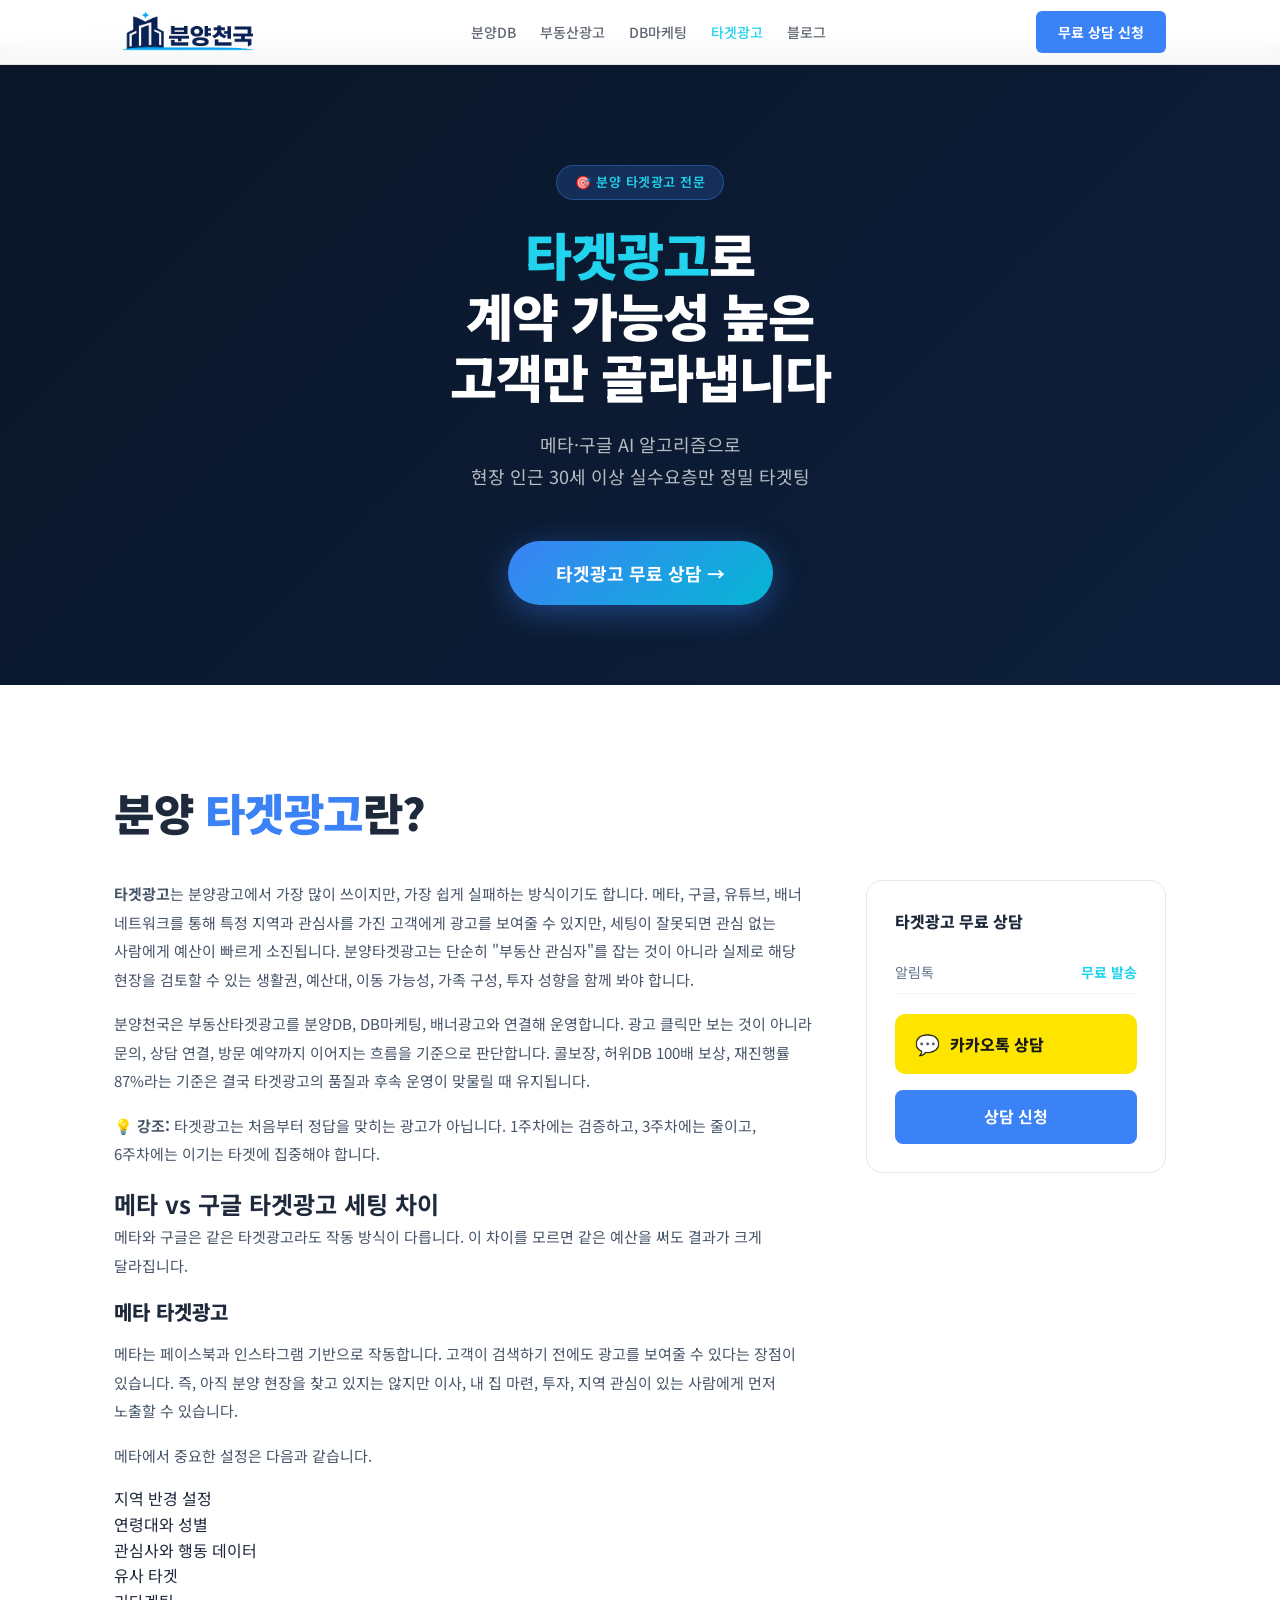
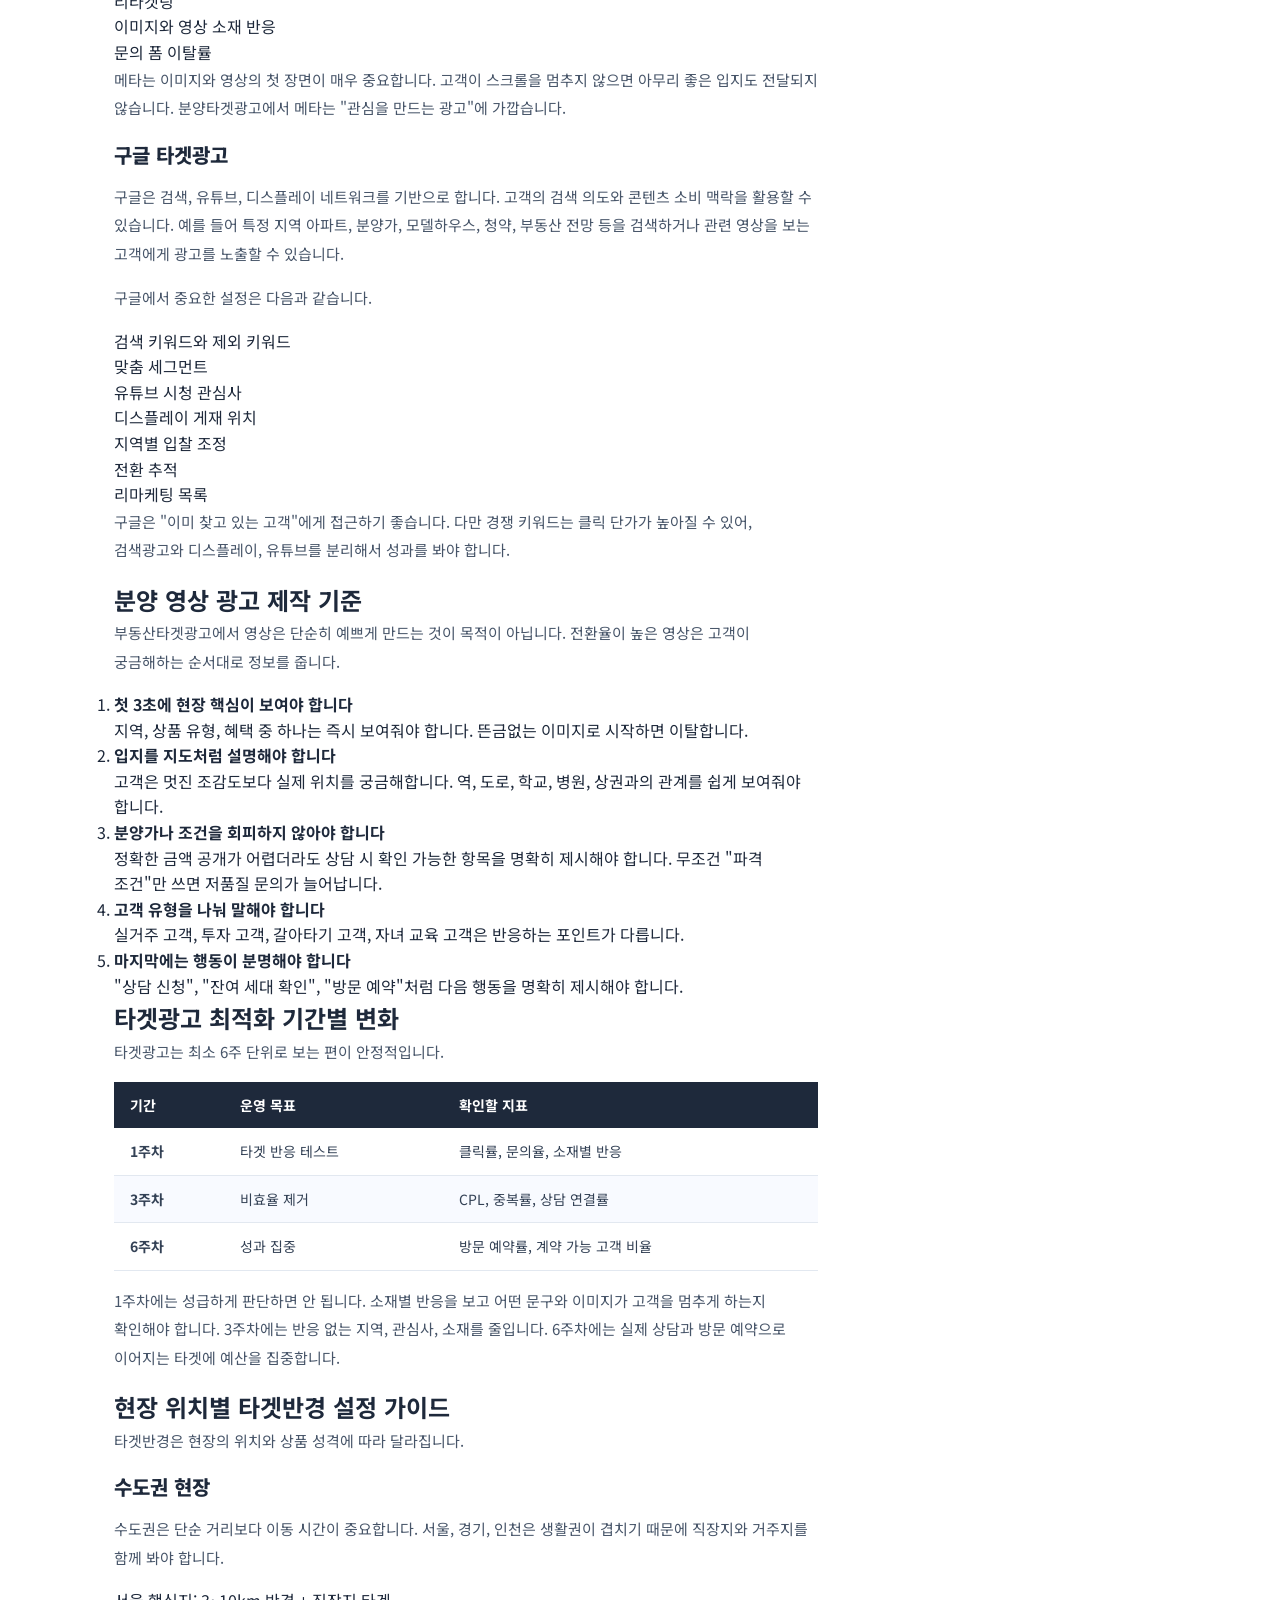
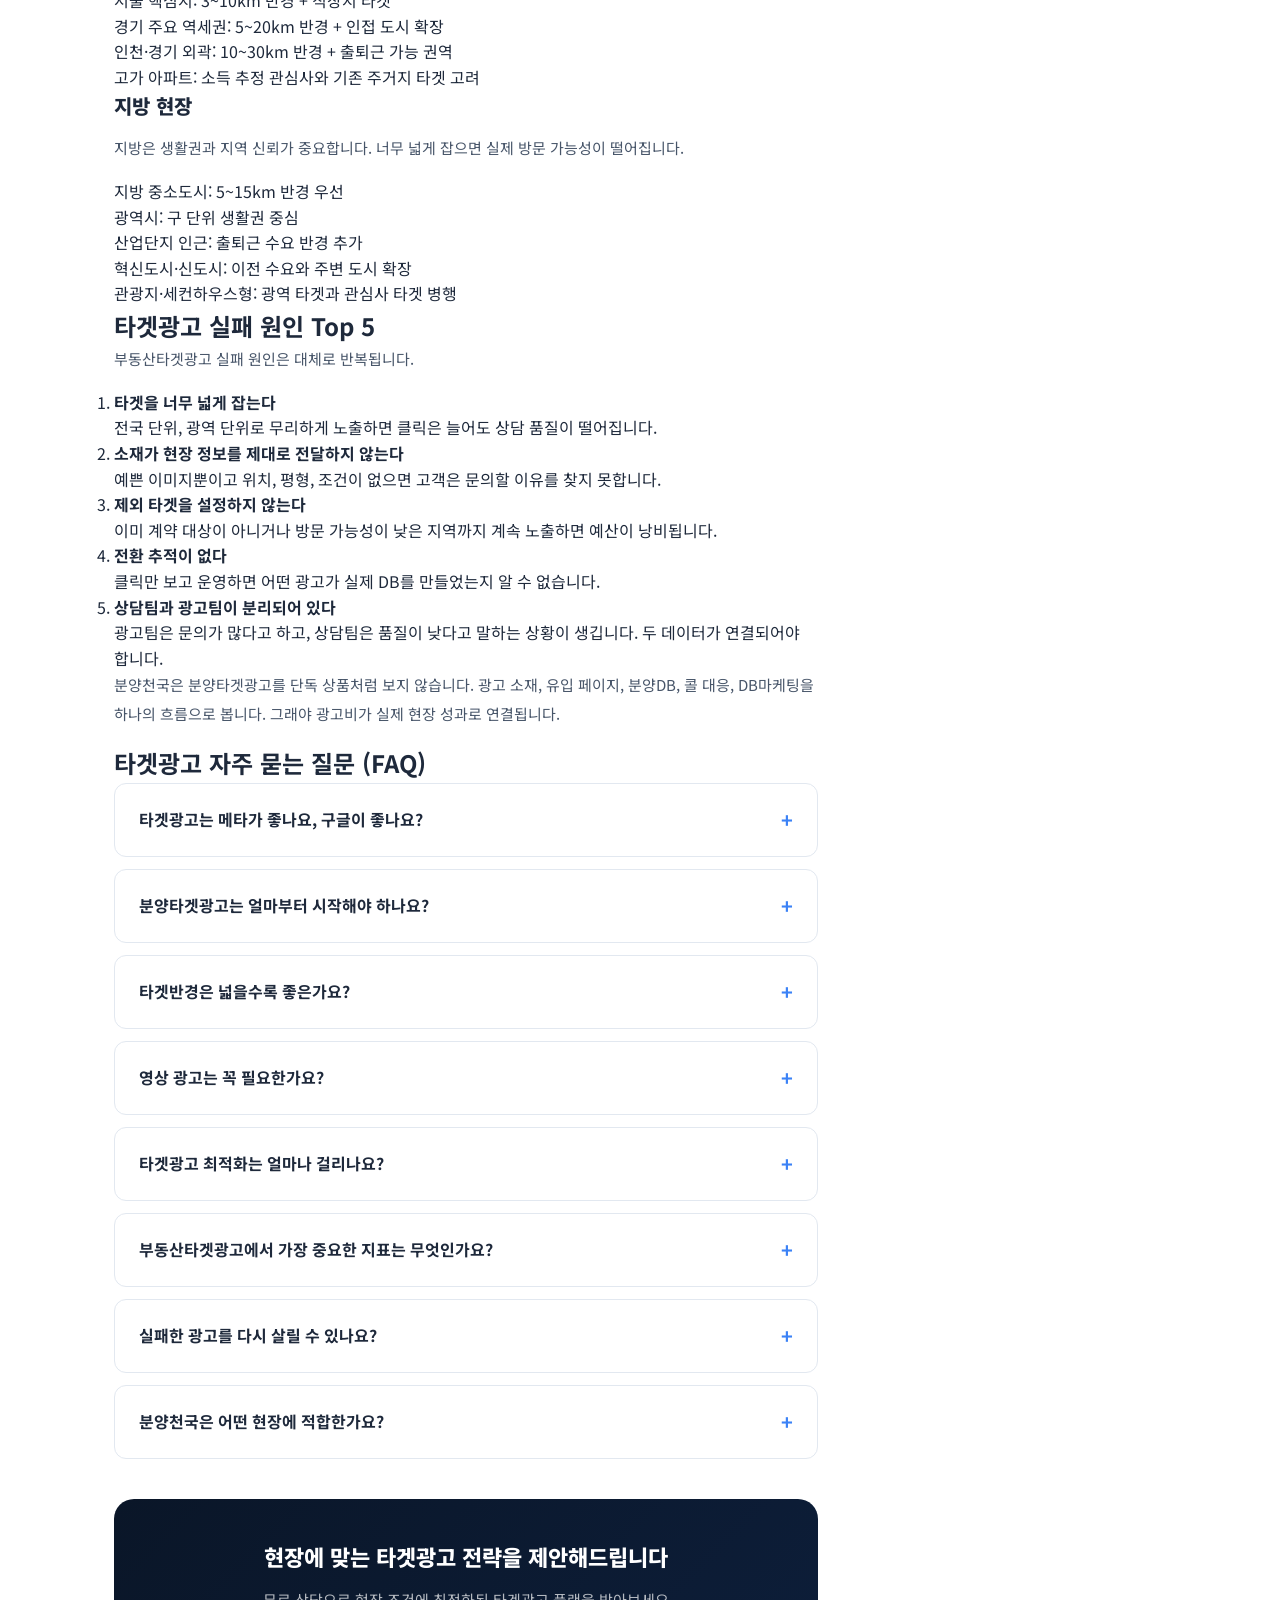
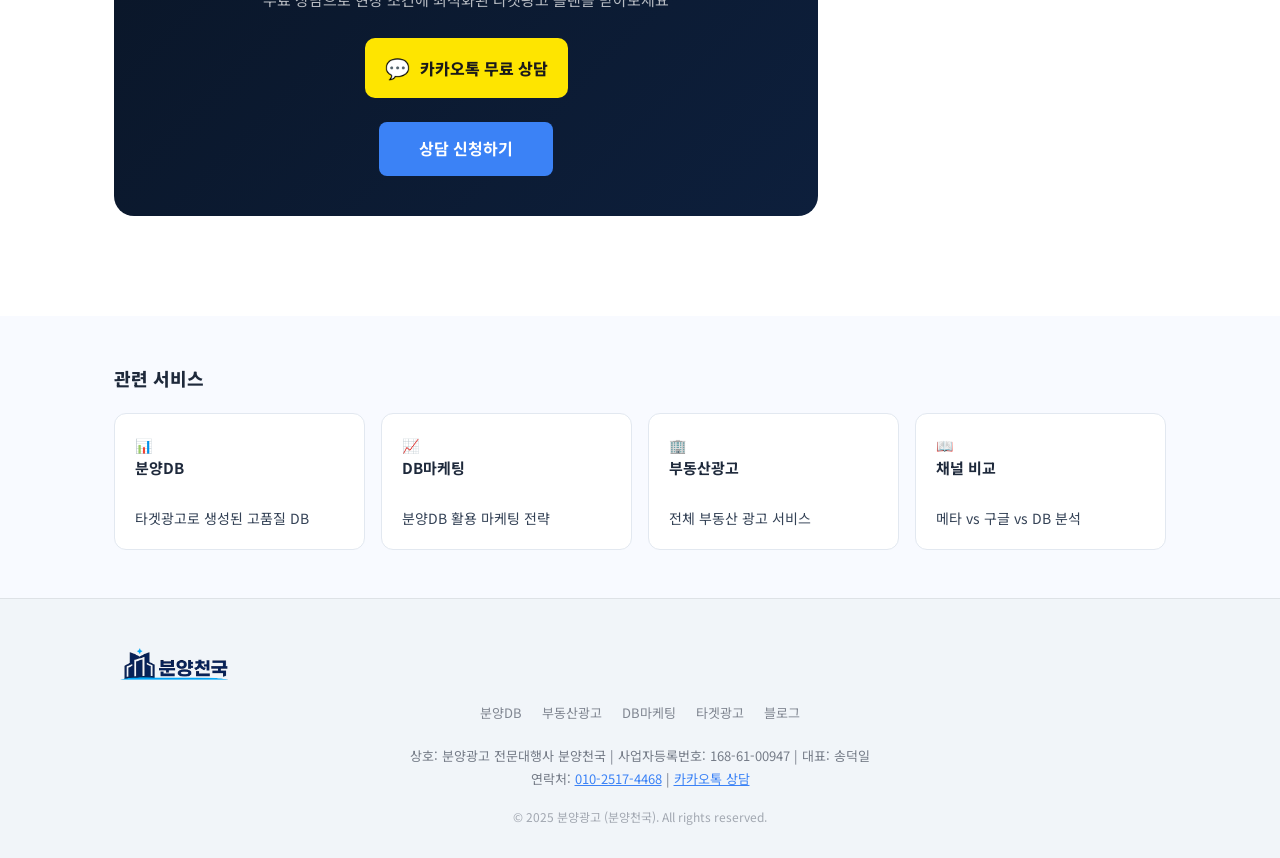
<file: 타겟광고/index.html>
<!DOCTYPE html>
<html lang="ko">
<head>
  <!-- Google tag (gtag.js) -->
  <script async src="https://www.googletagmanager.com/gtag/js?id=G-X0ZTG7RREV"></script>
  <script>
    window.dataLayer = window.dataLayer || [];
    function gtag(){dataLayer.push(arguments);}
    gtag('js', new Date());
    gtag('config', 'G-X0ZTG7RREV');
  </script>
  <meta charset="UTF-8">
  <meta name="viewport" content="width=device-width, initial-scale=1.0">
  <title>타겟광고 전문 | 아파트분양 정밀 타겟광고·분양DB 생성 — 분양광고</title>
  <meta name="description" content="분양 타겟광고 전문. 메타·구글 AI로 현장 인근 실수요층 정밀 타겟팅. 분양DB 생성부터 계약까지. ☎010-2517-4468">
  <meta name="keywords" content="타겟광고,분양타겟광고,부동산타겟광고,메타광고,구글광고,아파트광고,분양광고,DB마케팅">
  <link rel="canonical" href="https://분양광고.kr/타겟광고/">
  <meta property="og:title" content="타겟광고 전문 | 분양 정밀 타겟팅·분양DB 생성">
  <meta property="og:description" content="메타·구글 AI 타겟광고로 분양DB 생성. 현장 반경 5km 실수요층 정밀 타겟팅.">
  <meta property="og:url" content="https://분양광고.kr/타겟광고/">
  <meta name="robots" content="index, follow">
  <link rel="preconnect" href="https://fonts.googleapis.com">
  <link href="https://fonts.googleapis.com/css2?family=Noto+Sans+KR:wght@400;500;700;900&display=swap" rel="stylesheet">
  <link rel="icon" type="image/png" href="/favicon.png">
  <link rel="apple-touch-icon" href="/favicon.png">
  <link rel="stylesheet" href="../style.css">
  <link rel="stylesheet" href="../sub.css">
</head>
<body>
<a href="#main-content" class="skip-nav">본문 바로가기</a>
<header class="site-header">
  <div class="container header-inner">
    <a href="/" class="logo" title="분양천국 분양광고 전문 대행사 홈">
      <img src="/logo.png" alt="분양천국 분양광고 전문 대행사" height="44" loading="eager">
    </a>
    <nav class="header-nav">
      <a href="/분양-db/">분양DB</a>
      <a href="/부동산광고/">부동산광고</a>
      <a href="/db마케팅/">DB마케팅</a>
      <a href="/타겟광고/" style="color:#22d3ee">타겟광고</a>
      <a href="/blog/">블로그</a>
    </nav>
    <a href="/#contact" class="btn btn-header">무료 상담 신청</a>
  </div>
</header>

<main id="main-content">
<nav class="breadcrumb" aria-label="브레드크럼">
  <div class="container"><ol><li><a href="/">홈</a></li><li aria-current="page">타겟광고</li></ol></div>
</nav>

<section class="sub-hero dark-section">
  <div class="container center-content">
    <p class="hero-badge">🎯 분양 타겟광고 전문</p>
    <h1 class="hero-title"><span class="cyan">타겟광고</span>로<br>계약 가능성 높은<br>고객만 골라냅니다</h1>
    <p class="hero-sub">메타·구글 AI 알고리즘으로<br>현장 인근 30세 이상 실수요층만 정밀 타겟팅</p>
    <a href="/#contact" class="btn btn-hero">타겟광고 무료 상담 →</a>
  </div>
</section>

<section class="section">
  <div class="container">
    <h2 class="section-title">분양 <span class="blue">타겟광고</span>란?</h2>

    <div class="sub-content-grid">
      <div class="sub-text">

        <p><strong>타겟광고</strong>는 분양광고에서 가장 많이 쓰이지만, 가장 쉽게 실패하는 방식이기도 합니다. 메타, 구글, 유튜브, 배너 네트워크를 통해 특정 지역과 관심사를 가진 고객에게 광고를 보여줄 수 있지만, 세팅이 잘못되면 관심 없는 사람에게 예산이 빠르게 소진됩니다. 분양타겟광고는 단순히 "부동산 관심자"를 잡는 것이 아니라 실제로 해당 현장을 검토할 수 있는 생활권, 예산대, 이동 가능성, 가족 구성, 투자 성향을 함께 봐야 합니다.</p>
        <p>분양천국은 부동산타겟광고를 분양DB, DB마케팅, 배너광고와 연결해 운영합니다. 광고 클릭만 보는 것이 아니라 문의, 상담 연결, 방문 예약까지 이어지는 흐름을 기준으로 판단합니다. 콜보장, 허위DB 100배 보상, 재진행률 87%라는 기준은 결국 타겟광고의 품질과 후속 운영이 맞물릴 때 유지됩니다.</p>

        <div class="highlight-box">
          <p>💡 <strong>강조:</strong> 타겟광고는 처음부터 정답을 맞히는 광고가 아닙니다. 1주차에는 검증하고, 3주차에는 줄이고, 6주차에는 이기는 타겟에 집중해야 합니다.</p>
        </div>

        <h2>메타 vs 구글 타겟광고 세팅 차이</h2>
        <p>메타와 구글은 같은 타겟광고라도 작동 방식이 다릅니다. 이 차이를 모르면 같은 예산을 써도 결과가 크게 달라집니다.</p>

        <h3>메타 타겟광고</h3>
        <p>메타는 페이스북과 인스타그램 기반으로 작동합니다. 고객이 검색하기 전에도 광고를 보여줄 수 있다는 장점이 있습니다. 즉, 아직 분양 현장을 찾고 있지는 않지만 이사, 내 집 마련, 투자, 지역 관심이 있는 사람에게 먼저 노출할 수 있습니다.</p>
        <p>메타에서 중요한 설정은 다음과 같습니다.</p>
        <ul>
          <li>지역 반경 설정</li>
          <li>연령대와 성별</li>
          <li>관심사와 행동 데이터</li>
          <li>유사 타겟</li>
          <li>리타겟팅</li>
          <li>이미지와 영상 소재 반응</li>
          <li>문의 폼 이탈률</li>
        </ul>
        <p>메타는 이미지와 영상의 첫 장면이 매우 중요합니다. 고객이 스크롤을 멈추지 않으면 아무리 좋은 입지도 전달되지 않습니다. 분양타겟광고에서 메타는 "관심을 만드는 광고"에 가깝습니다.</p>

        <h3>구글 타겟광고</h3>
        <p>구글은 검색, 유튜브, 디스플레이 네트워크를 기반으로 합니다. 고객의 검색 의도와 콘텐츠 소비 맥락을 활용할 수 있습니다. 예를 들어 특정 지역 아파트, 분양가, 모델하우스, 청약, 부동산 전망 등을 검색하거나 관련 영상을 보는 고객에게 광고를 노출할 수 있습니다.</p>
        <p>구글에서 중요한 설정은 다음과 같습니다.</p>
        <ul>
          <li>검색 키워드와 제외 키워드</li>
          <li>맞춤 세그먼트</li>
          <li>유튜브 시청 관심사</li>
          <li>디스플레이 게재 위치</li>
          <li>지역별 입찰 조정</li>
          <li>전환 추적</li>
          <li>리마케팅 목록</li>
        </ul>
        <p>구글은 "이미 찾고 있는 고객"에게 접근하기 좋습니다. 다만 경쟁 키워드는 클릭 단가가 높아질 수 있어, 검색광고와 디스플레이, 유튜브를 분리해서 성과를 봐야 합니다.</p>

        <h2>분양 영상 광고 제작 기준</h2>
        <p>부동산타겟광고에서 영상은 단순히 예쁘게 만드는 것이 목적이 아닙니다. 전환율이 높은 영상은 고객이 궁금해하는 순서대로 정보를 줍니다.</p>
        <ol>
          <li><strong>첫 3초에 현장 핵심이 보여야 합니다</strong><br>지역, 상품 유형, 혜택 중 하나는 즉시 보여줘야 합니다. 뜬금없는 이미지로 시작하면 이탈합니다.</li>
          <li><strong>입지를 지도처럼 설명해야 합니다</strong><br>고객은 멋진 조감도보다 실제 위치를 궁금해합니다. 역, 도로, 학교, 병원, 상권과의 관계를 쉽게 보여줘야 합니다.</li>
          <li><strong>분양가나 조건을 회피하지 않아야 합니다</strong><br>정확한 금액 공개가 어렵더라도 상담 시 확인 가능한 항목을 명확히 제시해야 합니다. 무조건 "파격 조건"만 쓰면 저품질 문의가 늘어납니다.</li>
          <li><strong>고객 유형을 나눠 말해야 합니다</strong><br>실거주 고객, 투자 고객, 갈아타기 고객, 자녀 교육 고객은 반응하는 포인트가 다릅니다.</li>
          <li><strong>마지막에는 행동이 분명해야 합니다</strong><br>"상담 신청", "잔여 세대 확인", "방문 예약"처럼 다음 행동을 명확히 제시해야 합니다.</li>
        </ol>

        <h2>타겟광고 최적화 기간별 변화</h2>
        <p>타겟광고는 최소 6주 단위로 보는 편이 안정적입니다.</p>
        <table class="compare-table" style="margin-top:16px">
          <thead>
            <tr><th>기간</th><th>운영 목표</th><th>확인할 지표</th></tr>
          </thead>
          <tbody>
            <tr><td><strong>1주차</strong></td><td>타겟 반응 테스트</td><td>클릭률, 문의율, 소재별 반응</td></tr>
            <tr><td><strong>3주차</strong></td><td>비효율 제거</td><td>CPL, 중복률, 상담 연결률</td></tr>
            <tr><td><strong>6주차</strong></td><td>성과 집중</td><td>방문 예약률, 계약 가능 고객 비율</td></tr>
          </tbody>
        </table>
        <p style="margin-top:16px">1주차에는 성급하게 판단하면 안 됩니다. 소재별 반응을 보고 어떤 문구와 이미지가 고객을 멈추게 하는지 확인해야 합니다. 3주차에는 반응 없는 지역, 관심사, 소재를 줄입니다. 6주차에는 실제 상담과 방문 예약으로 이어지는 타겟에 예산을 집중합니다.</p>

        <h2>현장 위치별 타겟반경 설정 가이드</h2>
        <p>타겟반경은 현장의 위치와 상품 성격에 따라 달라집니다.</p>

        <h3>수도권 현장</h3>
        <p>수도권은 단순 거리보다 이동 시간이 중요합니다. 서울, 경기, 인천은 생활권이 겹치기 때문에 직장지와 거주지를 함께 봐야 합니다.</p>
        <ul>
          <li>서울 핵심지: 3~10km 반경 + 직장지 타겟</li>
          <li>경기 주요 역세권: 5~20km 반경 + 인접 도시 확장</li>
          <li>인천·경기 외곽: 10~30km 반경 + 출퇴근 가능 권역</li>
          <li>고가 아파트: 소득 추정 관심사와 기존 주거지 타겟 고려</li>
        </ul>

        <h3>지방 현장</h3>
        <p>지방은 생활권과 지역 신뢰가 중요합니다. 너무 넓게 잡으면 실제 방문 가능성이 떨어집니다.</p>
        <ul>
          <li>지방 중소도시: 5~15km 반경 우선</li>
          <li>광역시: 구 단위 생활권 중심</li>
          <li>산업단지 인근: 출퇴근 수요 반경 추가</li>
          <li>혁신도시·신도시: 이전 수요와 주변 도시 확장</li>
          <li>관광지·세컨하우스형: 광역 타겟과 관심사 타겟 병행</li>
        </ul>

        <h2>타겟광고 실패 원인 Top 5</h2>
        <p>부동산타겟광고 실패 원인은 대체로 반복됩니다.</p>
        <ol>
          <li><strong>타겟을 너무 넓게 잡는다</strong><br>전국 단위, 광역 단위로 무리하게 노출하면 클릭은 늘어도 상담 품질이 떨어집니다.</li>
          <li><strong>소재가 현장 정보를 제대로 전달하지 않는다</strong><br>예쁜 이미지뿐이고 위치, 평형, 조건이 없으면 고객은 문의할 이유를 찾지 못합니다.</li>
          <li><strong>제외 타겟을 설정하지 않는다</strong><br>이미 계약 대상이 아니거나 방문 가능성이 낮은 지역까지 계속 노출하면 예산이 낭비됩니다.</li>
          <li><strong>전환 추적이 없다</strong><br>클릭만 보고 운영하면 어떤 광고가 실제 DB를 만들었는지 알 수 없습니다.</li>
          <li><strong>상담팀과 광고팀이 분리되어 있다</strong><br>광고팀은 문의가 많다고 하고, 상담팀은 품질이 낮다고 말하는 상황이 생깁니다. 두 데이터가 연결되어야 합니다.</li>
        </ol>
        <p>분양천국은 분양타겟광고를 단독 상품처럼 보지 않습니다. 광고 소재, 유입 페이지, 분양DB, 콜 대응, DB마케팅을 하나의 흐름으로 봅니다. 그래야 광고비가 실제 현장 성과로 연결됩니다.</p>

        <h2>타겟광고 자주 묻는 질문 (FAQ)</h2>

        <div class="faq-list">
          <details class="faq-item">
            <summary>타겟광고는 메타가 좋나요, 구글이 좋나요?</summary>
            <p>목적이 다릅니다. 메타는 관심을 만드는 데 강하고, 구글은 이미 검색하거나 관련 콘텐츠를 보는 고객에게 접근하기 좋습니다. 현장에 따라 병행이 필요합니다.</p>
          </details>
          <details class="faq-item">
            <summary>분양타겟광고는 얼마부터 시작해야 하나요?</summary>
            <p>최소 테스트 예산으로 1~2주 반응을 본 뒤 증액하는 방식이 좋습니다. 처음부터 큰 예산을 쓰면 실패 원인을 찾기 어렵습니다.</p>
          </details>
          <details class="faq-item">
            <summary>타겟반경은 넓을수록 좋은가요?</summary>
            <p>아닙니다. 방문 가능성과 생활권이 중요합니다. 수도권은 이동 시간, 지방은 실제 생활권을 기준으로 설정해야 합니다.</p>
          </details>
          <details class="faq-item">
            <summary>영상 광고는 꼭 필요한가요?</summary>
            <p>필수는 아니지만 분양 상품은 위치와 분위기를 설명해야 하므로 영상이 유리한 경우가 많습니다. 특히 메타와 유튜브에서는 영상 반응이 중요합니다.</p>
          </details>
          <details class="faq-item">
            <summary>타겟광고 최적화는 얼마나 걸리나요?</summary>
            <p>최소 3주, 안정적으로는 6주 정도를 보는 것이 좋습니다. 1주차 데이터만 보고 판단하면 좋은 타겟을 놓칠 수 있습니다.</p>
          </details>
          <details class="faq-item">
            <summary>부동산타겟광고에서 가장 중요한 지표는 무엇인가요?</summary>
            <p>클릭률보다 문의율, 상담 연결률, 방문 예약률이 중요합니다. 최종적으로는 계약 가능 고객 비율을 봐야 합니다.</p>
          </details>
          <details class="faq-item">
            <summary>실패한 광고를 다시 살릴 수 있나요?</summary>
            <p>가능합니다. 기존 소재, 타겟, 랜딩페이지, DB 품질, 콜 결과를 나눠 보면 문제 구간을 찾을 수 있습니다.</p>
          </details>
          <details class="faq-item">
            <summary>분양천국은 어떤 현장에 적합한가요?</summary>
            <p>아파트, 오피스텔, 상가, 미분양 현장, 지역주택조합처럼 분양DB와 상담 전환이 중요한 현장에 적합합니다. 콜보장과 허위DB 100배 보상 기준을 바탕으로 운영합니다.</p>
          </details>
        </div>

        <div class="article-cta" style="margin-top:40px">
          <h3>현장에 맞는 타겟광고 전략을 제안해드립니다</h3>
          <p>무료 상담으로 현장 조건에 최적화된 타겟광고 플랜을 받아보세요</p>
          <a href="https://open.kakao.com/o/sEBeeBvi" target="_blank" rel="noopener" class="kakao-link" style="display:inline-flex;max-width:280px;margin:0 auto 16px">
            <span class="kakao-logo">💬</span> 카카오톡 무료 상담
          </a>
          <br>
          <a href="/#contact" class="btn btn-primary" style="display:inline-block;width:auto;padding:14px 40px;margin-top:8px">상담 신청하기</a>
        </div>

      </div>

      <div class="sub-sidebar">
        <div class="sub-info-card">
          <h4>타겟광고 무료 상담</h4>
          <ul class="spec-list">
            <li><span class="spec-label">알림톡</span><span class="spec-val cyan">무료 발송</span></li>
          </ul>
          <a href="https://open.kakao.com/o/sEBeeBvi" target="_blank" rel="noopener" class="kakao-link" style="margin-top:20px">
            <span class="kakao-logo">💬</span> 카카오톡 상담
          </a>
          <a href="/#contact" class="btn btn-primary" style="margin-top:12px;display:block;text-align:center">상담 신청</a>
        </div>
      </div>
    </div>
  </div>
</section>

<section class="section related-links" style="background:#f8faff;padding:48px 0">
  <div class="container">
    <h3 style="font-size:18px;font-weight:800;margin-bottom:20px">관련 서비스</h3>
    <div class="rel-grid">
      <a href="/분양-db/" class="rel-card">📊 <strong>분양DB</strong><br>타겟광고로 생성된 고품질 DB</a>
      <a href="/db마케팅/" class="rel-card">📈 <strong>DB마케팅</strong><br>분양DB 활용 마케팅 전략</a>
      <a href="/부동산광고/" class="rel-card">🏢 <strong>부동산광고</strong><br>전체 부동산 광고 서비스</a>
      <a href="/blog/부동산광고-채널비교/" class="rel-card">📖 <strong>채널 비교</strong><br>메타 vs 구글 vs DB 분석</a>
    </div>
  </div>
</section>
</main>

<footer class="site-footer">
  <div class="container footer-inner">
    <div class="footer-logo"><img src="/logo.png" alt="분양천국" height="36" loading="lazy"></div>
    <nav class="footer-nav">
      <a href="/분양-db/">분양DB</a><a href="/부동산광고/">부동산광고</a>
      <a href="/db마케팅/">DB마케팅</a><a href="/타겟광고/">타겟광고</a><a href="/blog/">블로그</a>
    </nav>
    <div class="footer-info">
      <p>상호: 분양광고 전문대행사 분양천국 | 사업자등록번호: 168-61-00947 | 대표: 송덕일</p>
      <p>연락처: <a href="tel:010-2517-4468">010-2517-4468</a> | <a href="https://open.kakao.com/o/sEBeeBvi" target="_blank" rel="noopener">카카오톡 상담</a></p>
    </div>
    <p class="footer-copy">© 2025 분양광고 (분양천국). All rights reserved.</p>
  </div>
</footer>
</body>
</html>
</file>
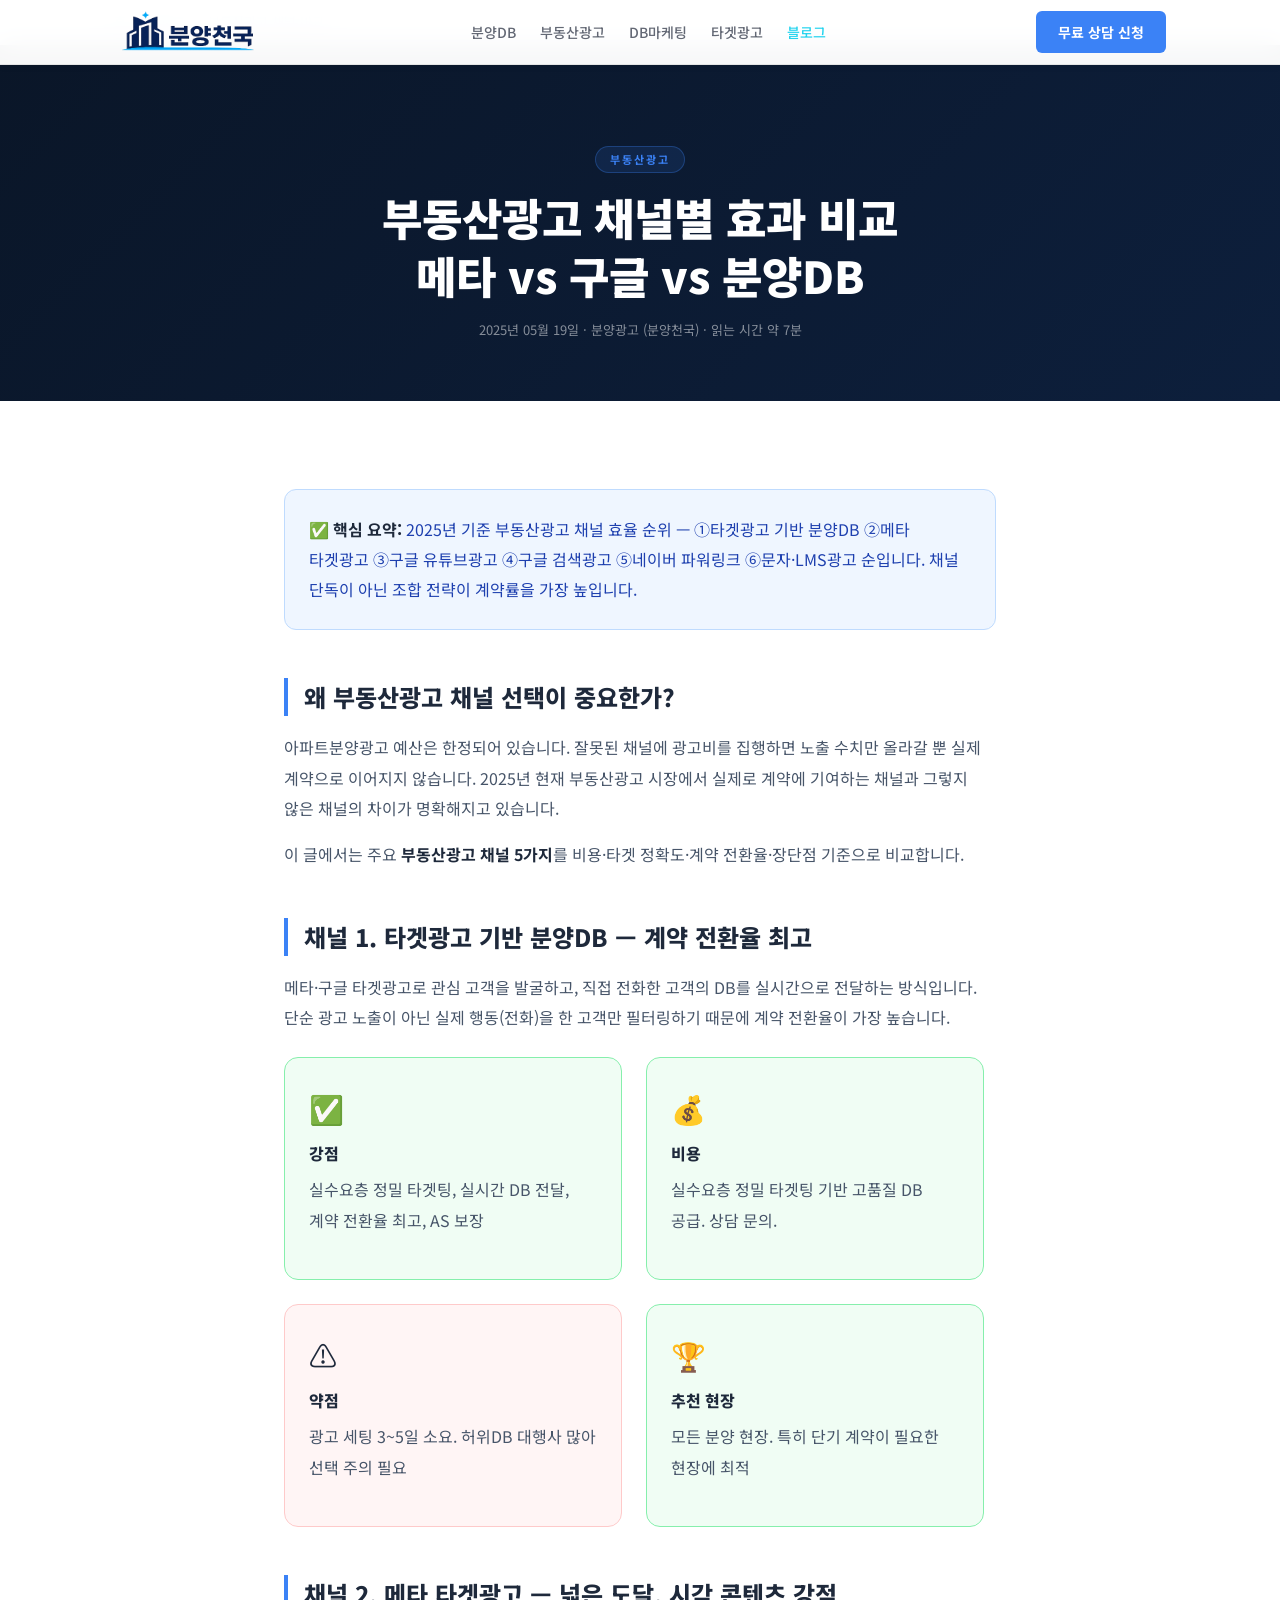
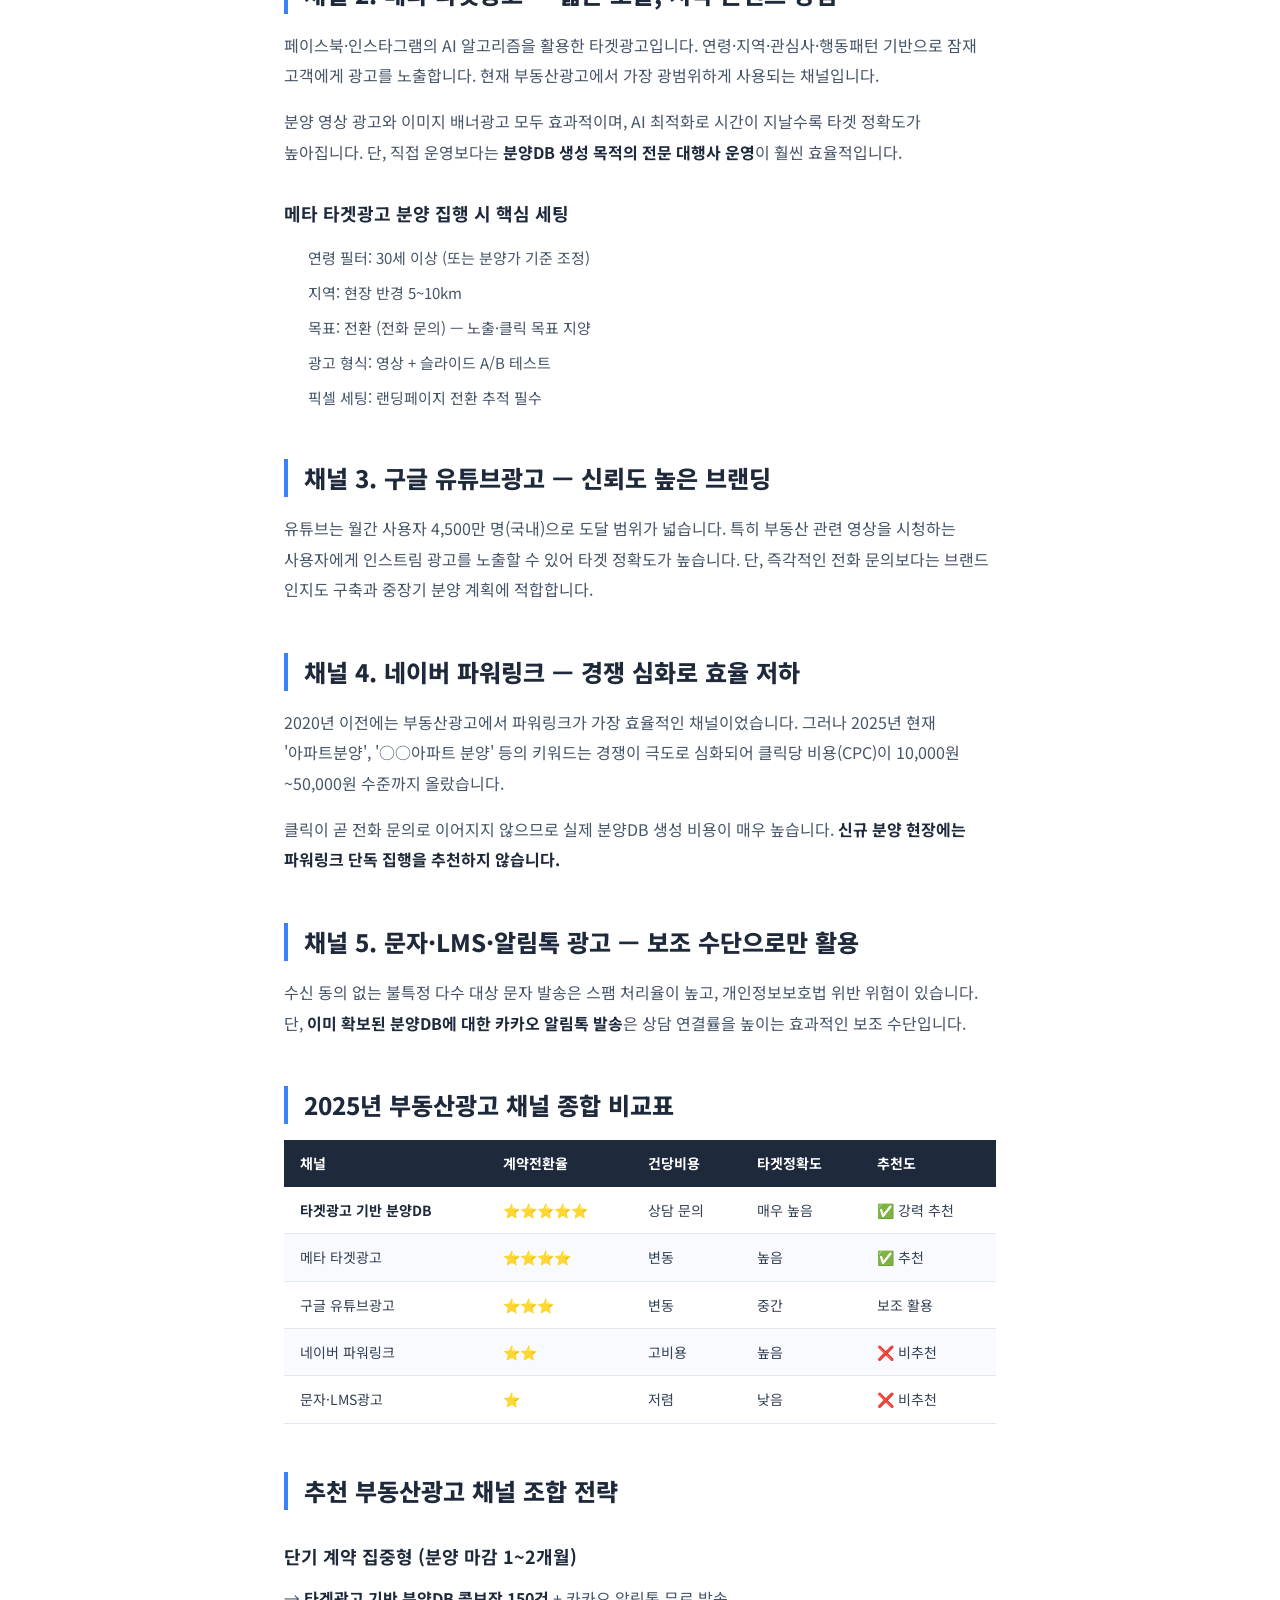
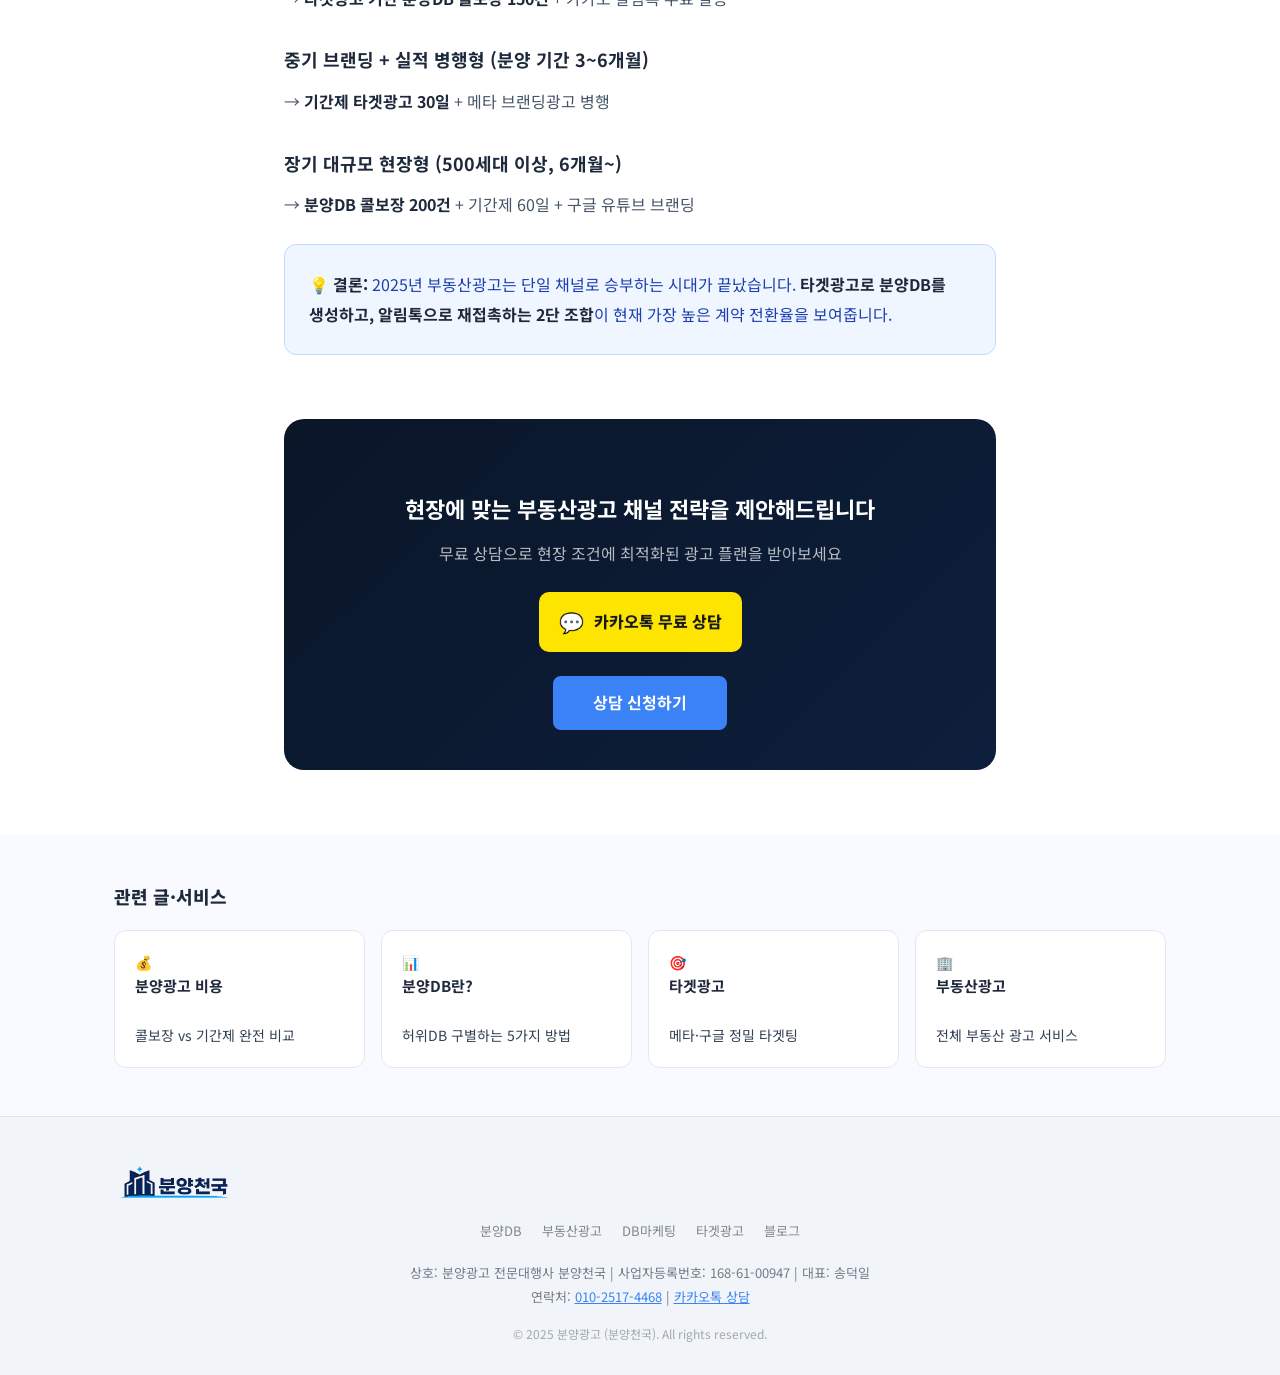
<file: blog/부동산광고-채널비교/index.html>
<!DOCTYPE html>
<html lang="ko">
<head>
  <!-- Google tag (gtag.js) -->
  <script async src="https://www.googletagmanager.com/gtag/js?id=G-X0ZTG7RREV"></script>
  <script>
    window.dataLayer = window.dataLayer || [];
    function gtag(){dataLayer.push(arguments);}
    gtag('js', new Date());
    gtag('config', 'G-X0ZTG7RREV');
  </script>
  <meta charset="UTF-8">
  <meta name="viewport" content="width=device-width, initial-scale=1.0">
  <title>부동산광고 채널별 효과 비교 — 메타 vs 구글 vs 분양DB | 분양광고 블로그</title>
  <meta name="description" content="2025년 부동산광고 채널별 효과 비교. 메타 타겟광고 vs 구글광고 vs 분양DB vs 파워링크 vs 문자광고. 비용 대비 계약 전환율 실데이터 분석.">
  <meta name="keywords" content="부동산광고채널,메타광고,구글광고,분양DB,파워링크,타겟광고,배너광고,부동산광고비교,분양광고">
  <link rel="canonical" href="https://분양광고.kr/blog/부동산광고-채널비교/">
  <meta name="robots" content="index, follow">
  <link rel="preconnect" href="https://fonts.googleapis.com">
  <link href="https://fonts.googleapis.com/css2?family=Noto+Sans+KR:wght@400;500;700;900&display=swap" rel="stylesheet">
  <link rel="stylesheet" href="../../style.css">
  <link rel="stylesheet" href="../../sub.css">
  <link rel="icon" type="image/png" href="/favicon.png">
  <link rel="apple-touch-icon" href="/favicon.png">
  <script type="application/ld+json">
  {
    "@context": "https://schema.org",
    "@type": "Article",
    "headline": "부동산광고 채널별 효과 비교 — 메타 vs 구글 vs 분양DB",
    "description": "2025년 부동산광고 채널별 실제 성과 비교 분석.",
    "author": { "@type": "Organization", "name": "분양광고 (분양천국)" },
    "publisher": { "@type": "Organization", "name": "분양광고", "url": "https://분양광고.kr/" },
    "datePublished": "2025-05-19",
    "dateModified": "2025-05-19"
  }
  </script>
</head>
<body>
<a href="#main-content" class="skip-nav">본문 바로가기</a>
<header class="site-header">
  <div class="container header-inner">
    <a href="/" class="logo" title="분양천국 분양광고 전문 대행사 홈"><img src="/logo.png" alt="분양천국 분양광고 전문 대행사" height="44" loading="eager"></a>
    <nav class="header-nav">
      <a href="/분양-db/">분양DB</a>
      <a href="/부동산광고/">부동산광고</a>
      <a href="/db마케팅/">DB마케팅</a>
      <a href="/타겟광고/">타겟광고</a>
      <a href="/blog/" style="color:#22d3ee">블로그</a>
    </nav>
    <a href="/#contact" class="btn btn-header">무료 상담 신청</a>
  </div>
</header>

<main id="main-content">
<nav class="breadcrumb" aria-label="브레드크럼">
  <div class="container">
    <ol>
      <li><a href="/">홈</a></li>
      <li><a href="/blog/">블로그</a></li>
      <li aria-current="page">부동산광고 채널 비교</li>
    </ol>
  </div>
</nav>

<section class="article-hero">
  <div class="container">
    <span class="section-badge">부동산광고</span>
    <h1>부동산광고 채널별 효과 비교<br>메타 vs 구글 vs 분양DB</h1>
    <p class="article-meta">2025년 05월 19일 · 분양광고 (분양천국) · 읽는 시간 약 7분</p>
  </div>
</section>

<article class="article-body">

  <div class="highlight-box">
    <p>✅ <strong>핵심 요약:</strong> 2025년 기준 부동산광고 채널 효율 순위 — ①타겟광고 기반 분양DB ②메타 타겟광고 ③구글 유튜브광고 ④구글 검색광고 ⑤네이버 파워링크 ⑥문자·LMS광고 순입니다. 채널 단독이 아닌 조합 전략이 계약률을 가장 높입니다.</p>
  </div>

  <h2>왜 부동산광고 채널 선택이 중요한가?</h2>
  <p>아파트분양광고 예산은 한정되어 있습니다. 잘못된 채널에 광고비를 집행하면 노출 수치만 올라갈 뿐 실제 계약으로 이어지지 않습니다. 2025년 현재 부동산광고 시장에서 실제로 계약에 기여하는 채널과 그렇지 않은 채널의 차이가 명확해지고 있습니다.</p>
  <p>이 글에서는 주요 <strong>부동산광고 채널 5가지</strong>를 비용·타겟 정확도·계약 전환율·장단점 기준으로 비교합니다.</p>

  <h2>채널 1. 타겟광고 기반 분양DB — 계약 전환율 최고</h2>
  <p>메타·구글 타겟광고로 관심 고객을 발굴하고, 직접 전화한 고객의 DB를 실시간으로 전달하는 방식입니다. 단순 광고 노출이 아닌 실제 행동(전화)을 한 고객만 필터링하기 때문에 계약 전환율이 가장 높습니다.</p>

  <div class="db-grid" style="margin:24px 0">
    <div class="db-card good">
      <span class="db-icon">✅</span>
      <h4>강점</h4>
      <p>실수요층 정밀 타겟팅, 실시간 DB 전달, 계약 전환율 최고, AS 보장</p>
    </div>
    <div class="db-card good">
      <span class="db-icon">💰</span>
      <h4>비용</h4>
      <p>실수요층 정밀 타겟팅 기반 고품질 DB 공급. 상담 문의.</p>
    </div>
    <div class="db-card" style="background:#fff5f5;border-color:#fecaca">
      <span class="db-icon">⚠️</span>
      <h4>약점</h4>
      <p>광고 세팅 3~5일 소요. 허위DB 대행사 많아 선택 주의 필요</p>
    </div>
    <div class="db-card good">
      <span class="db-icon">🏆</span>
      <h4>추천 현장</h4>
      <p>모든 분양 현장. 특히 단기 계약이 필요한 현장에 최적</p>
    </div>
  </div>

  <h2>채널 2. 메타 타겟광고 — 넓은 도달, 시각 콘텐츠 강점</h2>
  <p>페이스북·인스타그램의 AI 알고리즘을 활용한 타겟광고입니다. 연령·지역·관심사·행동패턴 기반으로 잠재 고객에게 광고를 노출합니다. 현재 부동산광고에서 가장 광범위하게 사용되는 채널입니다.</p>
  <p>분양 영상 광고와 이미지 배너광고 모두 효과적이며, AI 최적화로 시간이 지날수록 타겟 정확도가 높아집니다. 단, 직접 운영보다는 <strong>분양DB 생성 목적의 전문 대행사 운영</strong>이 훨씬 효율적입니다.</p>

  <h3>메타 타겟광고 분양 집행 시 핵심 세팅</h3>
  <ul>
    <li>연령 필터: 30세 이상 (또는 분양가 기준 조정)</li>
    <li>지역: 현장 반경 5~10km</li>
    <li>목표: 전환 (전화 문의) — 노출·클릭 목표 지양</li>
    <li>광고 형식: 영상 + 슬라이드 A/B 테스트</li>
    <li>픽셀 세팅: 랜딩페이지 전환 추적 필수</li>
  </ul>

  <h2>채널 3. 구글 유튜브광고 — 신뢰도 높은 브랜딩</h2>
  <p>유튜브는 월간 사용자 4,500만 명(국내)으로 도달 범위가 넓습니다. 특히 부동산 관련 영상을 시청하는 사용자에게 인스트림 광고를 노출할 수 있어 타겟 정확도가 높습니다. 단, 즉각적인 전화 문의보다는 브랜드 인지도 구축과 중장기 분양 계획에 적합합니다.</p>

  <h2>채널 4. 네이버 파워링크 — 경쟁 심화로 효율 저하</h2>
  <p>2020년 이전에는 부동산광고에서 파워링크가 가장 효율적인 채널이었습니다. 그러나 2025년 현재 '아파트분양', '○○아파트 분양' 등의 키워드는 경쟁이 극도로 심화되어 클릭당 비용(CPC)이 10,000원~50,000원 수준까지 올랐습니다.</p>
  <p>클릭이 곧 전화 문의로 이어지지 않으므로 실제 분양DB 생성 비용이 매우 높습니다. <strong>신규 분양 현장에는 파워링크 단독 집행을 추천하지 않습니다.</strong></p>

  <h2>채널 5. 문자·LMS·알림톡 광고 — 보조 수단으로만 활용</h2>
  <p>수신 동의 없는 불특정 다수 대상 문자 발송은 스팸 처리율이 높고, 개인정보보호법 위반 위험이 있습니다. 단, <strong>이미 확보된 분양DB에 대한 카카오 알림톡 발송</strong>은 상담 연결률을 높이는 효과적인 보조 수단입니다.</p>

  <h2>2025년 부동산광고 채널 종합 비교표</h2>
  <table class="compare-table" style="margin-top:16px">
    <thead>
      <tr><th>채널</th><th>계약전환율</th><th>건당비용</th><th>타겟정확도</th><th>추천도</th></tr>
    </thead>
    <tbody>
      <tr><td><strong>타겟광고 기반 분양DB</strong></td><td>⭐⭐⭐⭐⭐</td><td>상담 문의</td><td>매우 높음</td><td>✅ 강력 추천</td></tr>
      <tr><td>메타 타겟광고</td><td>⭐⭐⭐⭐</td><td>변동</td><td>높음</td><td>✅ 추천</td></tr>
      <tr><td>구글 유튜브광고</td><td>⭐⭐⭐</td><td>변동</td><td>중간</td><td>보조 활용</td></tr>
      <tr><td>네이버 파워링크</td><td>⭐⭐</td><td>고비용</td><td>높음</td><td>❌ 비추천</td></tr>
      <tr><td>문자·LMS광고</td><td>⭐</td><td>저렴</td><td>낮음</td><td>❌ 비추천</td></tr>
    </tbody>
  </table>

  <h2>추천 부동산광고 채널 조합 전략</h2>

  <h3>단기 계약 집중형 (분양 마감 1~2개월)</h3>
  <p>→ <strong>타겟광고 기반 분양DB 콜보장 150건</strong> + 카카오 알림톡 무료 발송</p>

  <h3>중기 브랜딩 + 실적 병행형 (분양 기간 3~6개월)</h3>
  <p>→ <strong>기간제 타겟광고 30일</strong> + 메타 브랜딩광고 병행</p>

  <h3>장기 대규모 현장형 (500세대 이상, 6개월~)</h3>
  <p>→ <strong>분양DB 콜보장 200건</strong> + 기간제 60일 + 구글 유튜브 브랜딩</p>

  <div class="highlight-box">
    <p>💡 <strong>결론:</strong> 2025년 부동산광고는 단일 채널로 승부하는 시대가 끝났습니다. <strong>타겟광고로 분양DB를 생성하고, 알림톡으로 재접촉하는 2단 조합</strong>이 현재 가장 높은 계약 전환율을 보여줍니다.</p>
  </div>

  <div class="article-cta">
    <h3>현장에 맞는 부동산광고 채널 전략을 제안해드립니다</h3>
    <p>무료 상담으로 현장 조건에 최적화된 광고 플랜을 받아보세요</p>
    <a href="https://open.kakao.com/o/sEBeeBvi" target="_blank" rel="noopener" class="kakao-link" style="display:inline-flex;max-width:280px;margin:0 auto 16px">
      <span class="kakao-logo">💬</span> 카카오톡 무료 상담
    </a>
    <br>
    <a href="/#contact" class="btn btn-primary" style="display:inline-block;width:auto;padding:14px 40px;margin-top:8px">상담 신청하기</a>
  </div>

</article>

<section class="section related-links" style="background:#f8faff;padding:48px 0">
  <div class="container">
    <h3 style="font-size:18px;font-weight:800;margin-bottom:20px">관련 글·서비스</h3>
    <div class="rel-grid">
      <a href="/blog/아파트분양광고-비용/" class="rel-card">💰 <strong>분양광고 비용</strong><br>콜보장 vs 기간제 완전 비교</a>
      <a href="/blog/분양db란/" class="rel-card">📊 <strong>분양DB란?</strong><br>허위DB 구별하는 5가지 방법</a>
      <a href="/타겟광고/" class="rel-card">🎯 <strong>타겟광고</strong><br>메타·구글 정밀 타겟팅</a>
      <a href="/부동산광고/" class="rel-card">🏢 <strong>부동산광고</strong><br>전체 부동산 광고 서비스</a>
    </div>
  </div>
</section>
</main>

<footer class="site-footer">
  <div class="container footer-inner">
    <div class="footer-logo"><img src="/logo.png" alt="분양천국" height="36" loading="lazy"></div>
    <nav class="footer-nav">
      <a href="/분양-db/">분양DB</a><a href="/부동산광고/">부동산광고</a>
      <a href="/db마케팅/">DB마케팅</a><a href="/타겟광고/">타겟광고</a><a href="/blog/">블로그</a>
    </nav>
    <div class="footer-info">
      <p>상호: 분양광고 전문대행사 분양천국 | 사업자등록번호: 168-61-00947 | 대표: 송덕일</p>
      <p>연락처: <a href="tel:010-2517-4468">010-2517-4468</a> | <a href="https://open.kakao.com/o/sEBeeBvi" target="_blank" rel="noopener">카카오톡 상담</a></p>
    </div>
    <p class="footer-copy">© 2025 분양광고 (분양천국). All rights reserved.</p>
  </div>
</footer>
</body>
</html>
</file>
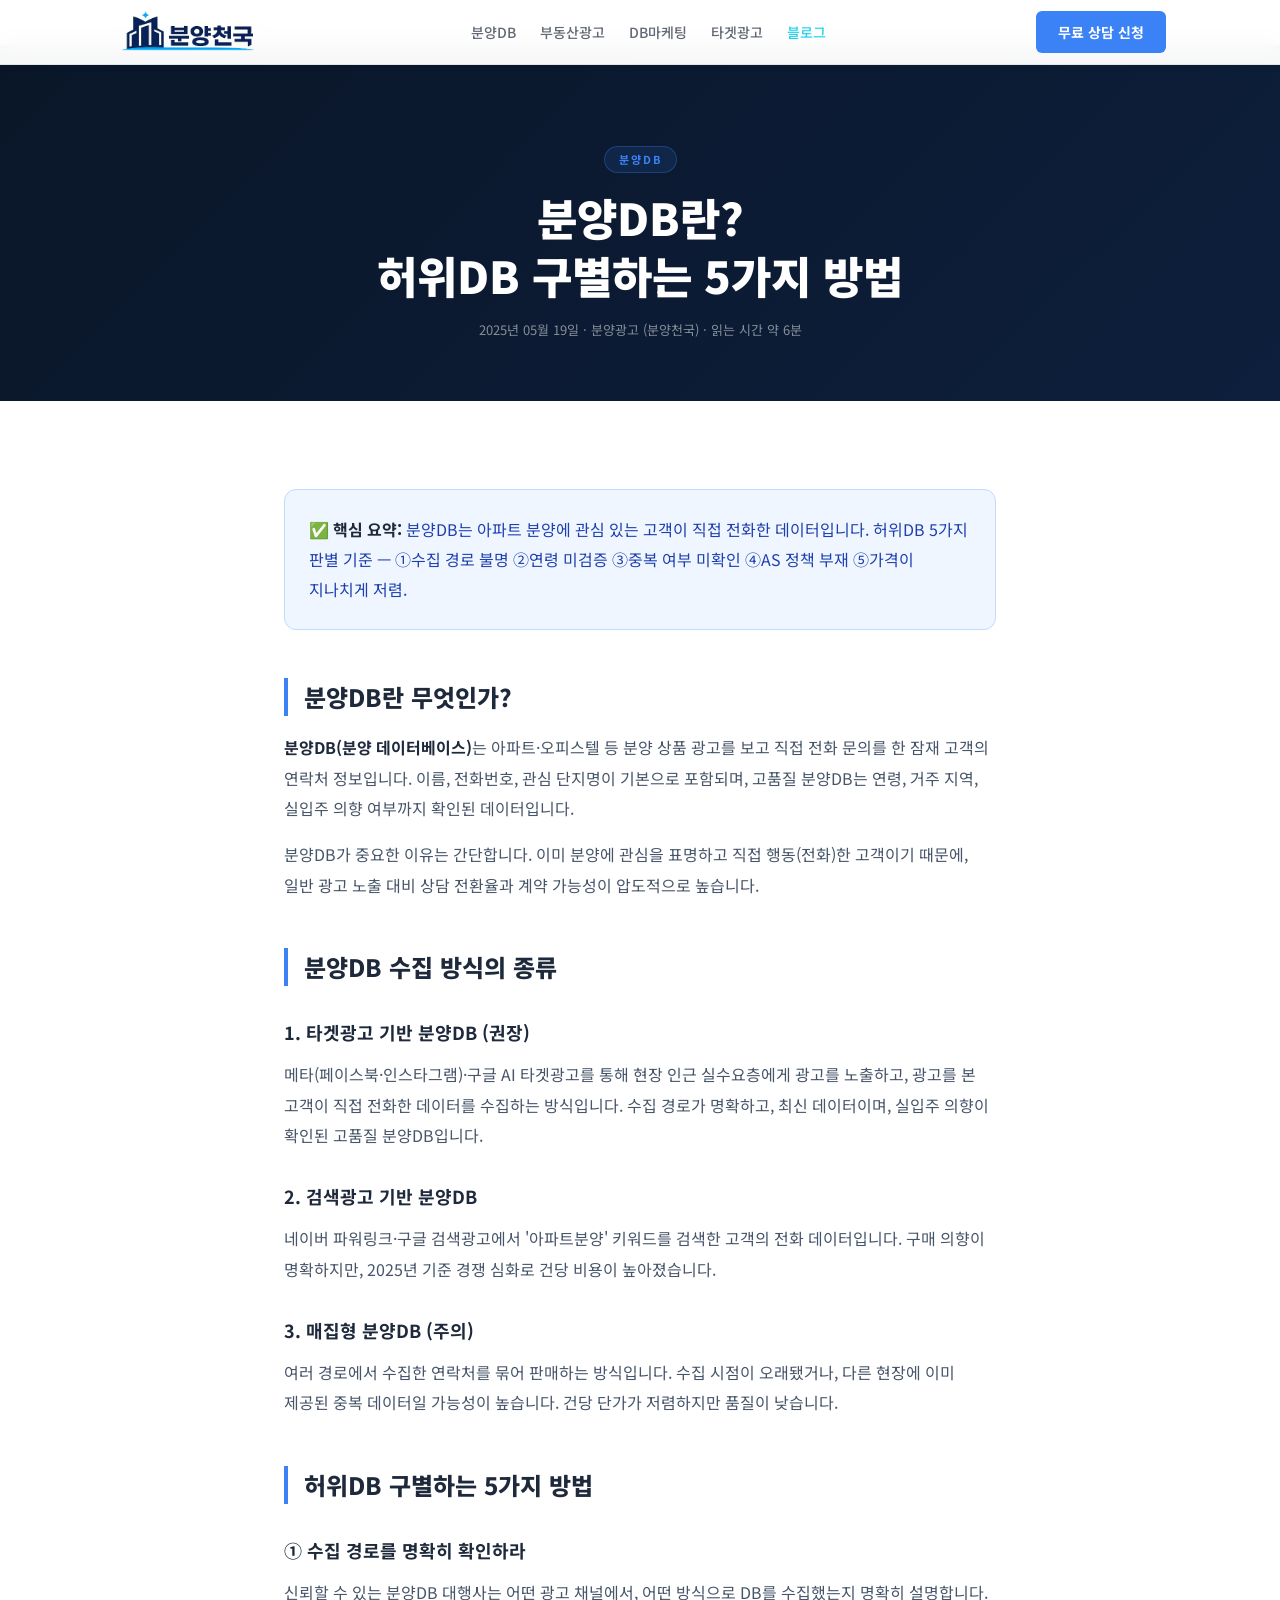
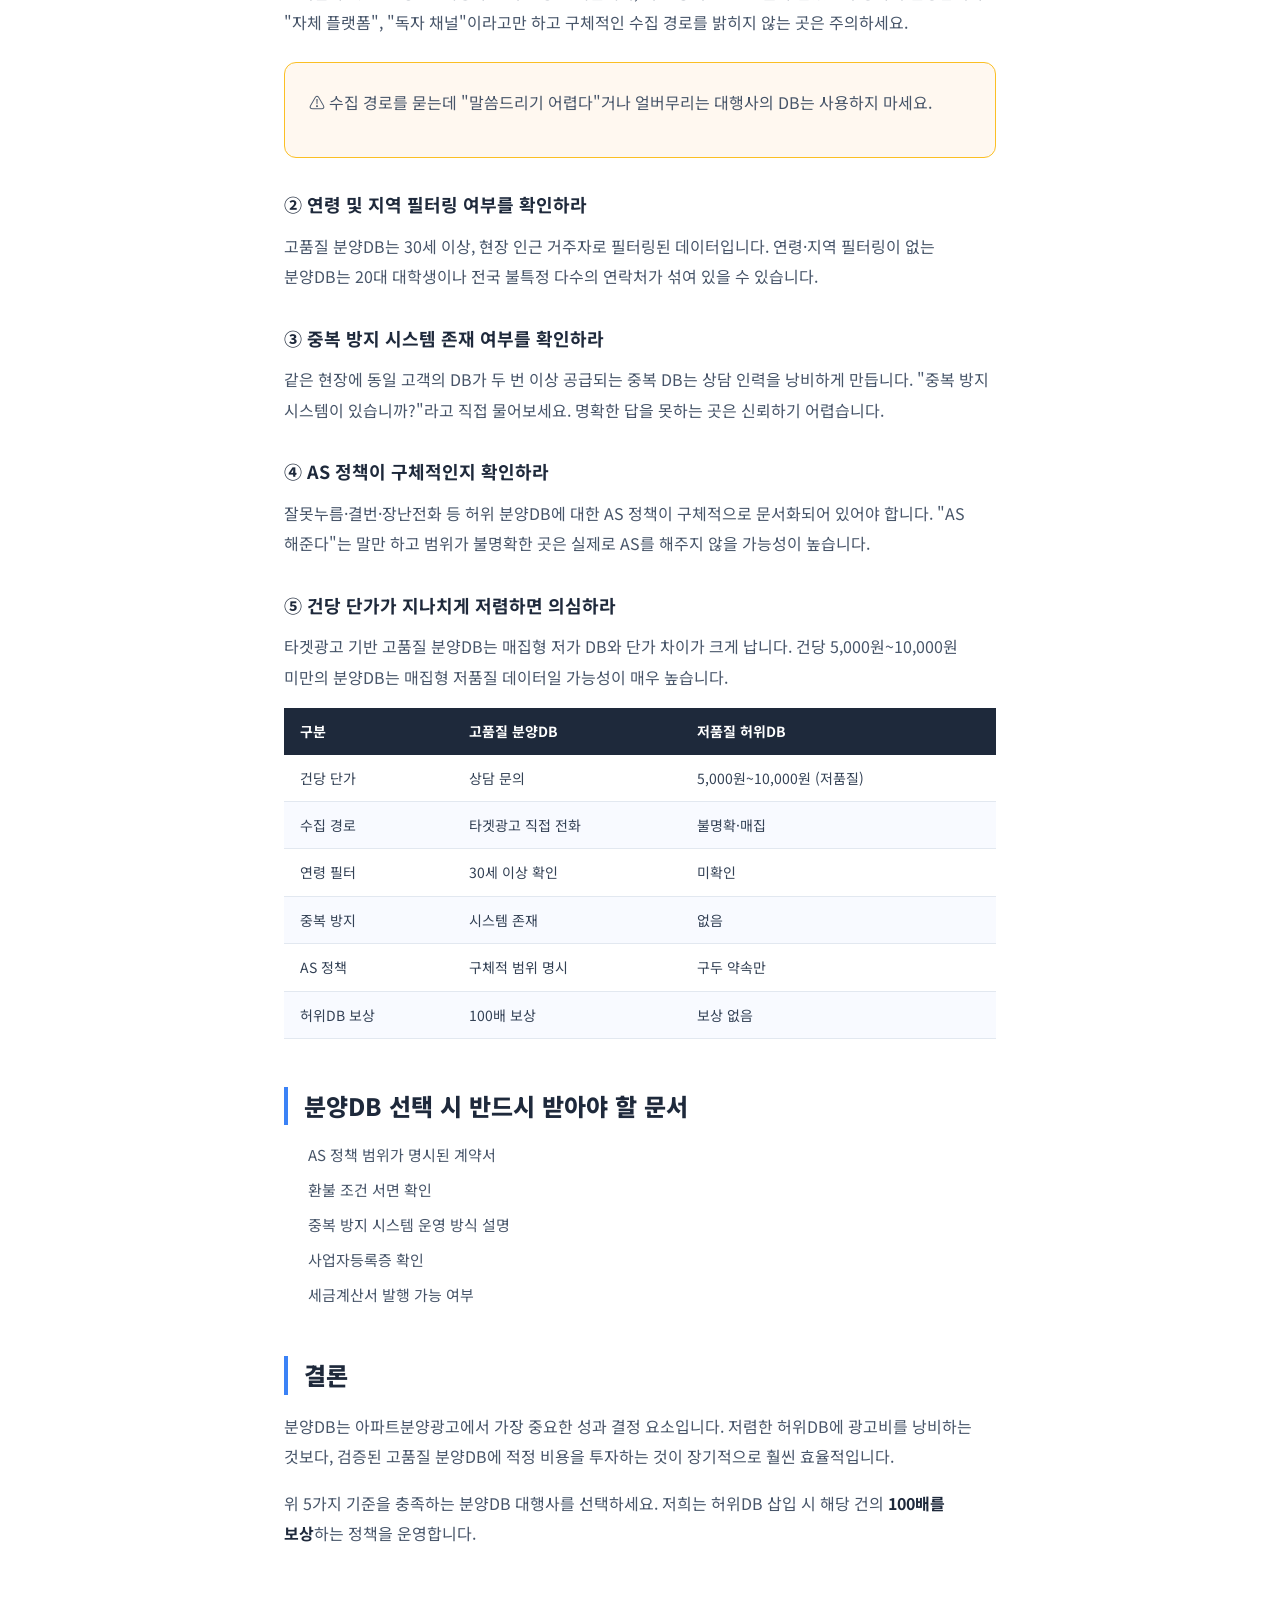
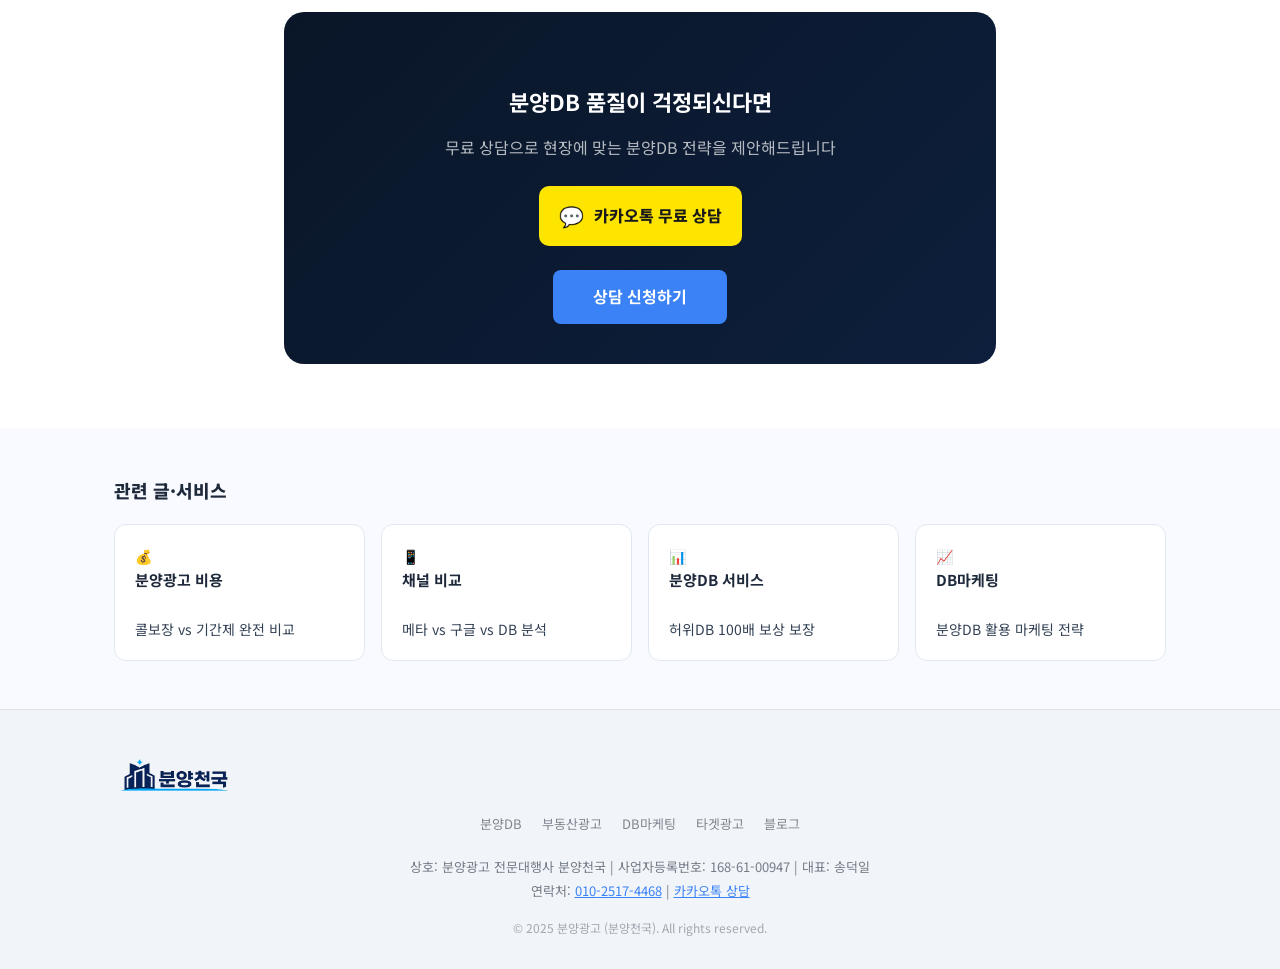
<file: blog/분양db란/index.html>
<!DOCTYPE html>
<html lang="ko">
<head>
  <!-- Google tag (gtag.js) -->
  <script async src="https://www.googletagmanager.com/gtag/js?id=G-X0ZTG7RREV"></script>
  <script>
    window.dataLayer = window.dataLayer || [];
    function gtag(){dataLayer.push(arguments);}
    gtag('js', new Date());
    gtag('config', 'G-X0ZTG7RREV');
  </script>
  <meta charset="UTF-8">
  <meta name="viewport" content="width=device-width, initial-scale=1.0">
  <title>분양DB란? 허위DB 구별하는 5가지 방법 — 분양광고 블로그</title>
  <meta name="description" content="분양DB란 무엇인지, 허위DB·중복DB를 구별하는 5가지 실전 체크리스트. 분양DB 품질 기준과 올바른 선택법을 공개합니다.">
  <meta name="keywords" content="분양DB,분양DB란,허위DB,중복DB,분양디비,분양DB품질,DB마케팅,아파트분양광고">
  <link rel="canonical" href="https://분양광고.kr/blog/분양db란/">
  <meta name="robots" content="index, follow">
  <link rel="preconnect" href="https://fonts.googleapis.com">
  <link href="https://fonts.googleapis.com/css2?family=Noto+Sans+KR:wght@400;500;700;900&display=swap" rel="stylesheet">
  <link rel="stylesheet" href="../../style.css">
  <link rel="stylesheet" href="../../sub.css">
  <link rel="icon" type="image/png" href="/favicon.png">
  <link rel="apple-touch-icon" href="/favicon.png">
  <script type="application/ld+json">
  {
    "@context": "https://schema.org",
    "@type": "Article",
    "headline": "분양DB란? 허위DB 구별하는 5가지 방법",
    "description": "분양DB 개념과 허위DB 구별 체크리스트 완전 공개.",
    "author": { "@type": "Organization", "name": "분양광고 (분양천국)" },
    "publisher": { "@type": "Organization", "name": "분양광고", "url": "https://분양광고.kr/" },
    "datePublished": "2025-05-19",
    "dateModified": "2025-05-19"
  }
  </script>
</head>
<body>
<a href="#main-content" class="skip-nav">본문 바로가기</a>
<header class="site-header">
  <div class="container header-inner">
    <a href="/" class="logo" title="분양천국 분양광고 전문 대행사 홈"><img src="/logo.png" alt="분양천국 분양광고 전문 대행사" height="44" loading="eager"></a>
    <nav class="header-nav">
      <a href="/분양-db/">분양DB</a>
      <a href="/부동산광고/">부동산광고</a>
      <a href="/db마케팅/">DB마케팅</a>
      <a href="/타겟광고/">타겟광고</a>
      <a href="/blog/" style="color:#22d3ee">블로그</a>
    </nav>
    <a href="/#contact" class="btn btn-header">무료 상담 신청</a>
  </div>
</header>

<main id="main-content">
<nav class="breadcrumb" aria-label="브레드크럼">
  <div class="container">
    <ol>
      <li><a href="/">홈</a></li>
      <li><a href="/blog/">블로그</a></li>
      <li aria-current="page">분양DB란?</li>
    </ol>
  </div>
</nav>

<section class="article-hero">
  <div class="container">
    <span class="section-badge">분양DB</span>
    <h1>분양DB란?<br>허위DB 구별하는 5가지 방법</h1>
    <p class="article-meta">2025년 05월 19일 · 분양광고 (분양천국) · 읽는 시간 약 6분</p>
  </div>
</section>

<article class="article-body">

  <div class="highlight-box">
    <p>✅ <strong>핵심 요약:</strong> 분양DB는 아파트 분양에 관심 있는 고객이 직접 전화한 데이터입니다. 허위DB 5가지 판별 기준 — ①수집 경로 불명 ②연령 미검증 ③중복 여부 미확인 ④AS 정책 부재 ⑤가격이 지나치게 저렴.</p>
  </div>

  <h2>분양DB란 무엇인가?</h2>
  <p><strong>분양DB(분양 데이터베이스)</strong>는 아파트·오피스텔 등 분양 상품 광고를 보고 직접 전화 문의를 한 잠재 고객의 연락처 정보입니다. 이름, 전화번호, 관심 단지명이 기본으로 포함되며, 고품질 분양DB는 연령, 거주 지역, 실입주 의향 여부까지 확인된 데이터입니다.</p>
  <p>분양DB가 중요한 이유는 간단합니다. 이미 분양에 관심을 표명하고 직접 행동(전화)한 고객이기 때문에, 일반 광고 노출 대비 상담 전환율과 계약 가능성이 압도적으로 높습니다.</p>

  <h2>분양DB 수집 방식의 종류</h2>

  <h3>1. 타겟광고 기반 분양DB (권장)</h3>
  <p>메타(페이스북·인스타그램)·구글 AI 타겟광고를 통해 현장 인근 실수요층에게 광고를 노출하고, 광고를 본 고객이 직접 전화한 데이터를 수집하는 방식입니다. 수집 경로가 명확하고, 최신 데이터이며, 실입주 의향이 확인된 고품질 분양DB입니다.</p>

  <h3>2. 검색광고 기반 분양DB</h3>
  <p>네이버 파워링크·구글 검색광고에서 '아파트분양' 키워드를 검색한 고객의 전화 데이터입니다. 구매 의향이 명확하지만, 2025년 기준 경쟁 심화로 건당 비용이 높아졌습니다.</p>

  <h3>3. 매집형 분양DB (주의)</h3>
  <p>여러 경로에서 수집한 연락처를 묶어 판매하는 방식입니다. 수집 시점이 오래됐거나, 다른 현장에 이미 제공된 중복 데이터일 가능성이 높습니다. 건당 단가가 저렴하지만 품질이 낮습니다.</p>

  <h2>허위DB 구별하는 5가지 방법</h2>

  <h3>① 수집 경로를 명확히 확인하라</h3>
  <p>신뢰할 수 있는 분양DB 대행사는 어떤 광고 채널에서, 어떤 방식으로 DB를 수집했는지 명확히 설명합니다. "자체 플랫폼", "독자 채널"이라고만 하고 구체적인 수집 경로를 밝히지 않는 곳은 주의하세요.</p>

  <div class="warn-box">
    <p>⚠️ 수집 경로를 묻는데 "말씀드리기 어렵다"거나 얼버무리는 대행사의 DB는 사용하지 마세요.</p>
  </div>

  <h3>② 연령 및 지역 필터링 여부를 확인하라</h3>
  <p>고품질 분양DB는 30세 이상, 현장 인근 거주자로 필터링된 데이터입니다. 연령·지역 필터링이 없는 분양DB는 20대 대학생이나 전국 불특정 다수의 연락처가 섞여 있을 수 있습니다.</p>

  <h3>③ 중복 방지 시스템 존재 여부를 확인하라</h3>
  <p>같은 현장에 동일 고객의 DB가 두 번 이상 공급되는 중복 DB는 상담 인력을 낭비하게 만듭니다. "중복 방지 시스템이 있습니까?"라고 직접 물어보세요. 명확한 답을 못하는 곳은 신뢰하기 어렵습니다.</p>

  <h3>④ AS 정책이 구체적인지 확인하라</h3>
  <p>잘못누름·결번·장난전화 등 허위 분양DB에 대한 AS 정책이 구체적으로 문서화되어 있어야 합니다. "AS 해준다"는 말만 하고 범위가 불명확한 곳은 실제로 AS를 해주지 않을 가능성이 높습니다.</p>

  <h3>⑤ 건당 단가가 지나치게 저렴하면 의심하라</h3>
  <p>타겟광고 기반 고품질 분양DB는 매집형 저가 DB와 단가 차이가 크게 납니다. 건당 5,000원~10,000원 미만의 분양DB는 매집형 저품질 데이터일 가능성이 매우 높습니다.</p>

  <table class="compare-table" style="margin-top:16px">
    <thead><tr><th>구분</th><th>고품질 분양DB</th><th>저품질 허위DB</th></tr></thead>
    <tbody>
      <tr><td>건당 단가</td><td>상담 문의</td><td>5,000원~10,000원 (저품질)</td></tr>
      <tr><td>수집 경로</td><td>타겟광고 직접 전화</td><td>불명확·매집</td></tr>
      <tr><td>연령 필터</td><td>30세 이상 확인</td><td>미확인</td></tr>
      <tr><td>중복 방지</td><td>시스템 존재</td><td>없음</td></tr>
      <tr><td>AS 정책</td><td>구체적 범위 명시</td><td>구두 약속만</td></tr>
      <tr><td>허위DB 보상</td><td>100배 보상</td><td>보상 없음</td></tr>
    </tbody>
  </table>

  <h2>분양DB 선택 시 반드시 받아야 할 문서</h2>
  <ul>
    <li>AS 정책 범위가 명시된 계약서</li>
    <li>환불 조건 서면 확인</li>
    <li>중복 방지 시스템 운영 방식 설명</li>
    <li>사업자등록증 확인</li>
    <li>세금계산서 발행 가능 여부</li>
  </ul>

  <h2>결론</h2>
  <p>분양DB는 아파트분양광고에서 가장 중요한 성과 결정 요소입니다. 저렴한 허위DB에 광고비를 낭비하는 것보다, 검증된 고품질 분양DB에 적정 비용을 투자하는 것이 장기적으로 훨씬 효율적입니다.</p>
  <p>위 5가지 기준을 충족하는 분양DB 대행사를 선택하세요. 저희는 허위DB 삽입 시 해당 건의 <strong>100배를 보상</strong>하는 정책을 운영합니다.</p>

  <div class="article-cta">
    <h3>분양DB 품질이 걱정되신다면</h3>
    <p>무료 상담으로 현장에 맞는 분양DB 전략을 제안해드립니다</p>
    <a href="https://open.kakao.com/o/sEBeeBvi" target="_blank" rel="noopener" class="kakao-link" style="display:inline-flex;max-width:280px;margin:0 auto 16px">
      <span class="kakao-logo">💬</span> 카카오톡 무료 상담
    </a>
    <br>
    <a href="/#contact" class="btn btn-primary" style="display:inline-block;width:auto;padding:14px 40px;margin-top:8px">상담 신청하기</a>
  </div>

</article>

<section class="section related-links" style="background:#f8faff;padding:48px 0">
  <div class="container">
    <h3 style="font-size:18px;font-weight:800;margin-bottom:20px">관련 글·서비스</h3>
    <div class="rel-grid">
      <a href="/blog/아파트분양광고-비용/" class="rel-card">💰 <strong>분양광고 비용</strong><br>콜보장 vs 기간제 완전 비교</a>
      <a href="/blog/부동산광고-채널비교/" class="rel-card">📱 <strong>채널 비교</strong><br>메타 vs 구글 vs DB 분석</a>
      <a href="/분양-db/" class="rel-card">📊 <strong>분양DB 서비스</strong><br>허위DB 100배 보상 보장</a>
      <a href="/db마케팅/" class="rel-card">📈 <strong>DB마케팅</strong><br>분양DB 활용 마케팅 전략</a>
    </div>
  </div>
</section>
</main>

<footer class="site-footer">
  <div class="container footer-inner">
    <div class="footer-logo"><img src="/logo.png" alt="분양천국" height="36" loading="lazy"></div>
    <nav class="footer-nav">
      <a href="/분양-db/">분양DB</a><a href="/부동산광고/">부동산광고</a>
      <a href="/db마케팅/">DB마케팅</a><a href="/타겟광고/">타겟광고</a><a href="/blog/">블로그</a>
    </nav>
    <div class="footer-info">
      <p>상호: 분양광고 전문대행사 분양천국 | 사업자등록번호: 168-61-00947 | 대표: 송덕일</p>
      <p>연락처: <a href="tel:010-2517-4468">010-2517-4468</a> | <a href="https://open.kakao.com/o/sEBeeBvi" target="_blank" rel="noopener">카카오톡 상담</a></p>
    </div>
    <p class="footer-copy">© 2025 분양광고 (분양천국). All rights reserved.</p>
  </div>
</footer>
</body>
</html>
</file>
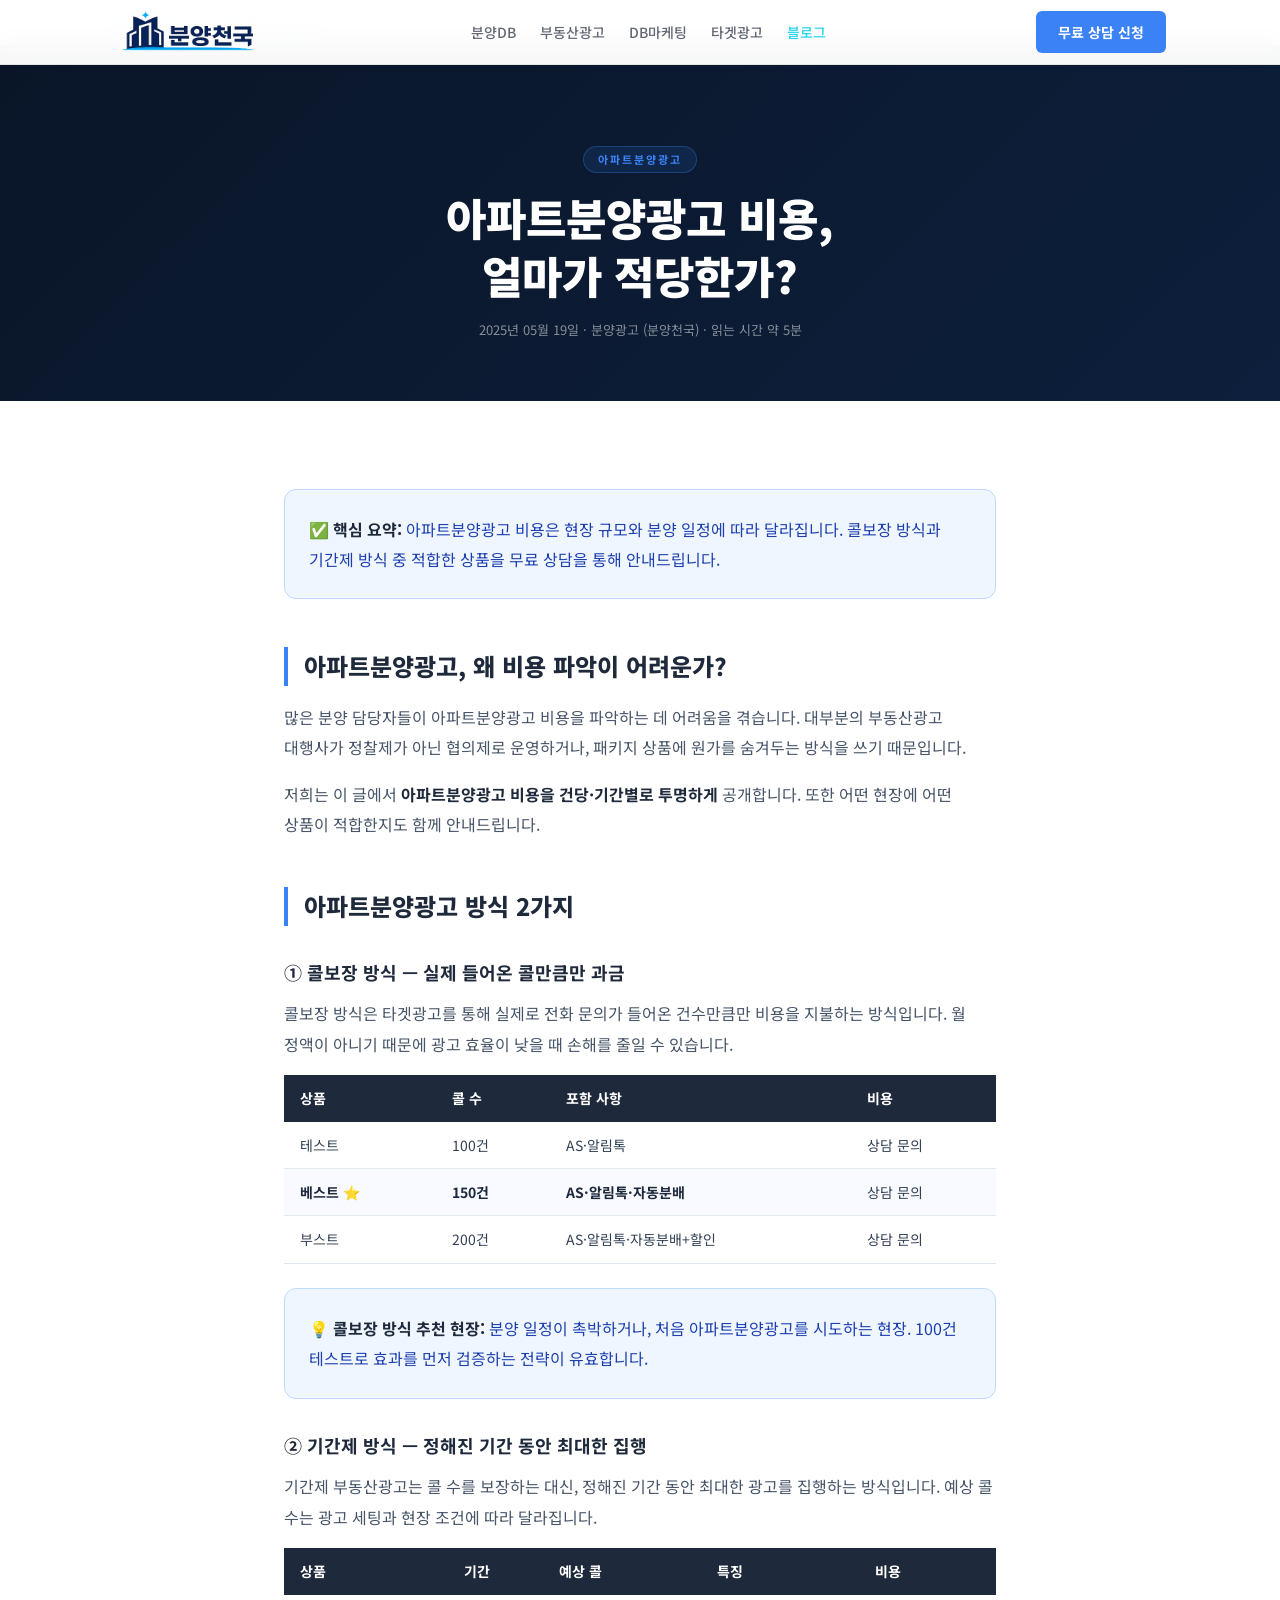
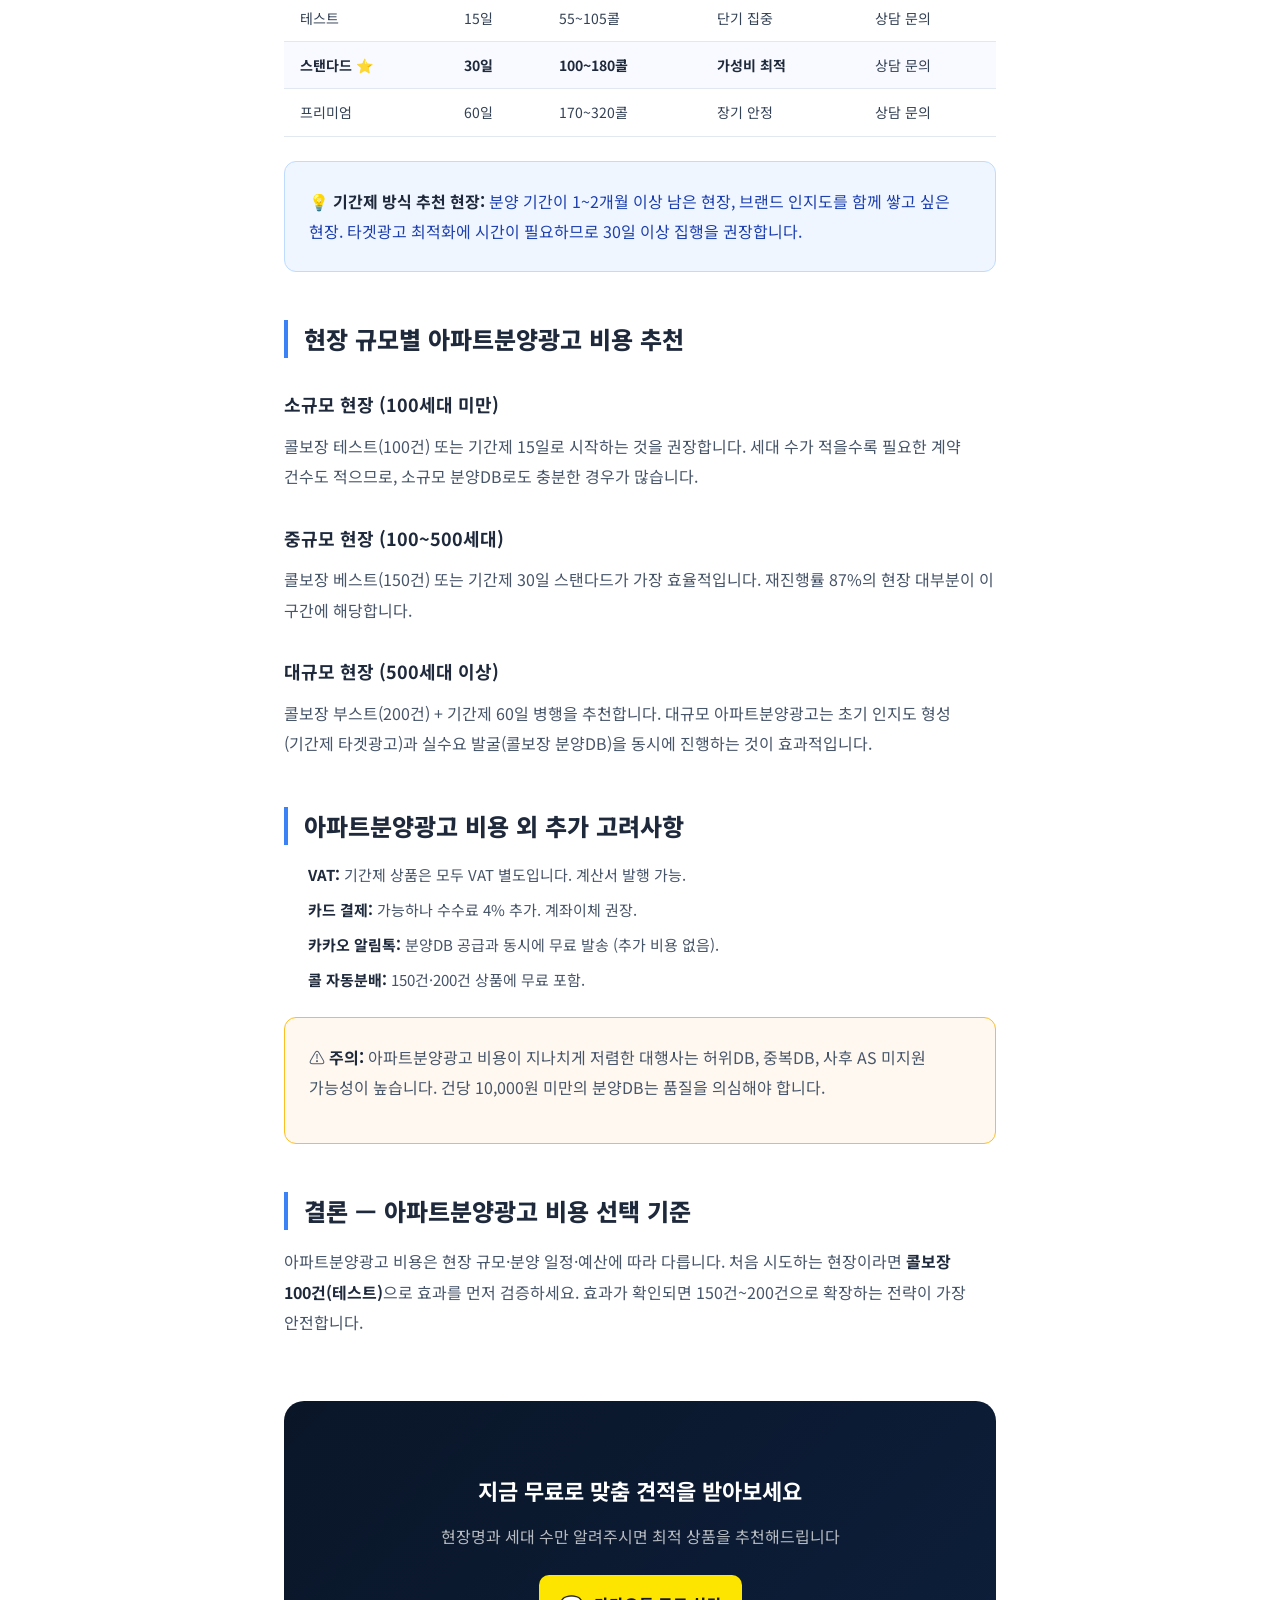
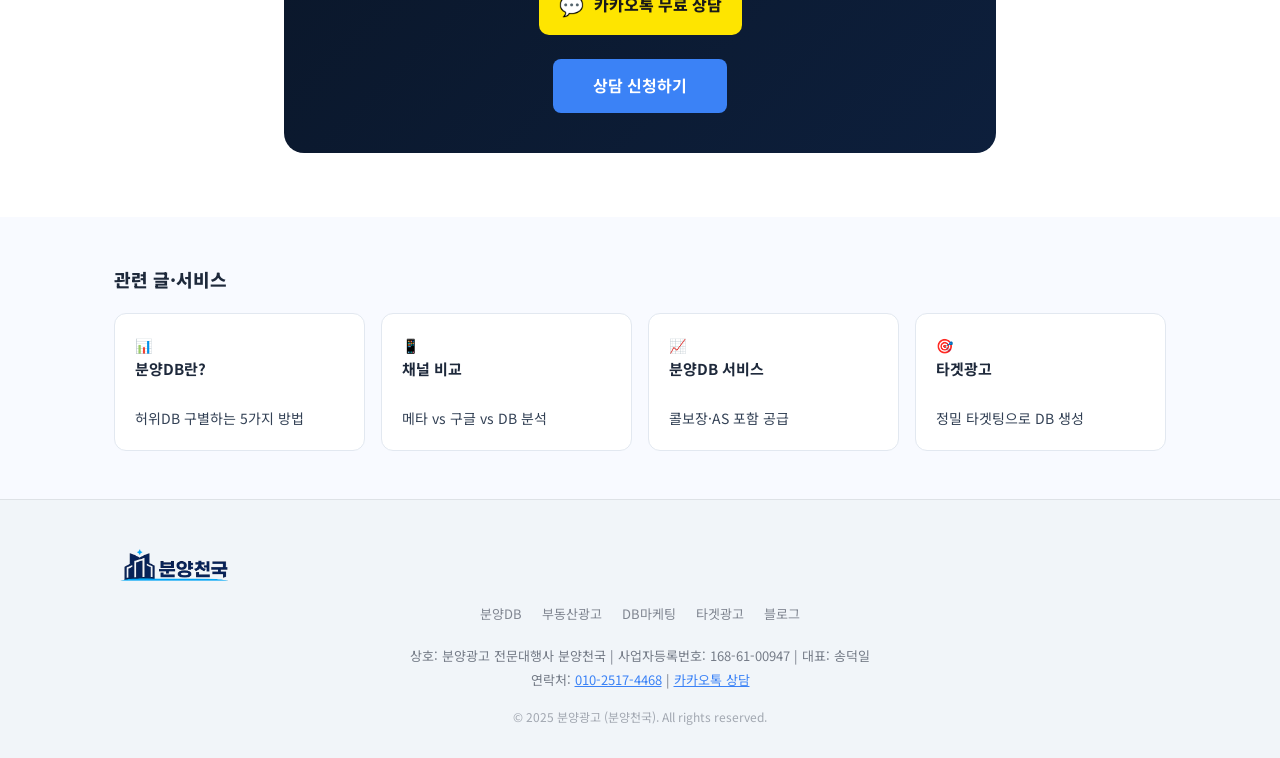
<file: blog/아파트분양광고-비용/index.html>
<!DOCTYPE html>
<html lang="ko">
<head>
  <!-- Google tag (gtag.js) -->
  <script async src="https://www.googletagmanager.com/gtag/js?id=G-X0ZTG7RREV"></script>
  <script>
    window.dataLayer = window.dataLayer || [];
    function gtag(){dataLayer.push(arguments);}
    gtag('js', new Date());
    gtag('config', 'G-X0ZTG7RREV');
  </script>
  <meta charset="UTF-8">
  <meta name="viewport" content="width=device-width, initial-scale=1.0">
  <title>아파트분양광고 비용, 얼마가 적당한가? 콜보장 vs 기간제 완전 비교 — 분양광고</title>
  <meta name="description" content="아파트분양광고 비용 완전 가이드. 콜보장 방식 vs 기간제 방식 완전 비교. 현장 규모별 추천 상품과 효과 분석.">
  <meta name="keywords" content="아파트분양광고비용,분양광고비용,분양광고가격,콜보장광고,기간제광고,분양DB비용,부동산광고비용">
  <link rel="canonical" href="https://분양광고.kr/blog/아파트분양광고-비용/">
  <meta property="og:title" content="아파트분양광고 비용, 얼마가 적당한가?">
  <meta property="og:description" content="콜보장 방식 vs 기간제 방식 완전 비교. 현장별 추천 상품 완전 가이드.">
  <meta name="robots" content="index, follow">
  <link rel="preconnect" href="https://fonts.googleapis.com">
  <link href="https://fonts.googleapis.com/css2?family=Noto+Sans+KR:wght@400;500;700;900&display=swap" rel="stylesheet">
  <link rel="stylesheet" href="../../style.css">
  <link rel="stylesheet" href="../../sub.css">
  <link rel="icon" type="image/png" href="/favicon.png">
  <link rel="apple-touch-icon" href="/favicon.png">
  <script type="application/ld+json">
  {
    "@context": "https://schema.org",
    "@type": "Article",
    "headline": "아파트분양광고 비용, 얼마가 적당한가?",
    "description": "아파트분양광고 비용 완전 가이드. 콜보장 vs 기간제 비교.",
    "author": { "@type": "Organization", "name": "분양광고 (분양천국)" },
    "publisher": { "@type": "Organization", "name": "분양광고", "url": "https://분양광고.kr/" },
    "datePublished": "2025-05-19",
    "dateModified": "2025-05-19",
    "mainEntityOfPage": "https://분양광고.kr/blog/아파트분양광고-비용/"
  }
  </script>
</head>
<body>
<a href="#main-content" class="skip-nav">본문 바로가기</a>
<header class="site-header">
  <div class="container header-inner">
    <a href="/" class="logo" title="분양천국 분양광고 전문 대행사 홈"><img src="/logo.png" alt="분양천국 분양광고 전문 대행사" height="44" loading="eager"></a>
    <nav class="header-nav">
      <a href="/분양-db/">분양DB</a>
      <a href="/부동산광고/">부동산광고</a>
      <a href="/db마케팅/">DB마케팅</a>
      <a href="/타겟광고/">타겟광고</a>
      <a href="/blog/" style="color:#22d3ee">블로그</a>
    </nav>
    <a href="/#contact" class="btn btn-header">무료 상담 신청</a>
  </div>
</header>

<main id="main-content">
<nav class="breadcrumb" aria-label="브레드크럼">
  <div class="container">
    <ol>
      <li><a href="/">홈</a></li>
      <li><a href="/blog/">블로그</a></li>
      <li aria-current="page">아파트분양광고 비용</li>
    </ol>
  </div>
</nav>

<section class="article-hero">
  <div class="container">
    <span class="section-badge">아파트분양광고</span>
    <h1>아파트분양광고 비용,<br>얼마가 적당한가?</h1>
    <p class="article-meta">2025년 05월 19일 · 분양광고 (분양천국) · 읽는 시간 약 5분</p>
  </div>
</section>

<article class="article-body">

  <div class="highlight-box">
    <p>✅ <strong>핵심 요약:</strong> 아파트분양광고 비용은 현장 규모와 분양 일정에 따라 달라집니다. 콜보장 방식과 기간제 방식 중 적합한 상품을 무료 상담을 통해 안내드립니다.</p>
  </div>

  <h2>아파트분양광고, 왜 비용 파악이 어려운가?</h2>
  <p>많은 분양 담당자들이 아파트분양광고 비용을 파악하는 데 어려움을 겪습니다. 대부분의 부동산광고 대행사가 정찰제가 아닌 협의제로 운영하거나, 패키지 상품에 원가를 숨겨두는 방식을 쓰기 때문입니다.</p>
  <p>저희는 이 글에서 <strong>아파트분양광고 비용을 건당·기간별로 투명하게</strong> 공개합니다. 또한 어떤 현장에 어떤 상품이 적합한지도 함께 안내드립니다.</p>

  <h2>아파트분양광고 방식 2가지</h2>

  <h3>① 콜보장 방식 — 실제 들어온 콜만큼만 과금</h3>
  <p>콜보장 방식은 타겟광고를 통해 실제로 전화 문의가 들어온 건수만큼만 비용을 지불하는 방식입니다. 월 정액이 아니기 때문에 광고 효율이 낮을 때 손해를 줄일 수 있습니다.</p>

  <table class="compare-table">
    <thead><tr><th>상품</th><th>콜 수</th><th>포함 사항</th><th>비용</th></tr></thead>
    <tbody>
      <tr><td>테스트</td><td>100건</td><td>AS·알림톡</td><td>상담 문의</td></tr>
      <tr><td><strong>베스트 ⭐</strong></td><td><strong>150건</strong></td><td><strong>AS·알림톡·자동분배</strong></td><td>상담 문의</td></tr>
      <tr><td>부스트</td><td>200건</td><td>AS·알림톡·자동분배+할인</td><td>상담 문의</td></tr>
    </tbody>
  </table>

  <div class="highlight-box" style="margin-top:24px">
    <p>💡 <strong>콜보장 방식 추천 현장:</strong> 분양 일정이 촉박하거나, 처음 아파트분양광고를 시도하는 현장. 100건 테스트로 효과를 먼저 검증하는 전략이 유효합니다.</p>
  </div>

  <h3>② 기간제 방식 — 정해진 기간 동안 최대한 집행</h3>
  <p>기간제 부동산광고는 콜 수를 보장하는 대신, 정해진 기간 동안 최대한 광고를 집행하는 방식입니다. 예상 콜 수는 광고 세팅과 현장 조건에 따라 달라집니다.</p>

  <table class="compare-table">
    <thead><tr><th>상품</th><th>기간</th><th>예상 콜</th><th>특징</th><th>비용</th></tr></thead>
    <tbody>
      <tr><td>테스트</td><td>15일</td><td>55~105콜</td><td>단기 집중</td><td>상담 문의</td></tr>
      <tr><td><strong>스탠다드 ⭐</strong></td><td><strong>30일</strong></td><td><strong>100~180콜</strong></td><td><strong>가성비 최적</strong></td><td>상담 문의</td></tr>
      <tr><td>프리미엄</td><td>60일</td><td>170~320콜</td><td>장기 안정</td><td>상담 문의</td></tr>
    </tbody>
  </table>

  <div class="highlight-box" style="margin-top:24px">
    <p>💡 <strong>기간제 방식 추천 현장:</strong> 분양 기간이 1~2개월 이상 남은 현장, 브랜드 인지도를 함께 쌓고 싶은 현장. 타겟광고 최적화에 시간이 필요하므로 30일 이상 집행을 권장합니다.</p>
  </div>

  <h2>현장 규모별 아파트분양광고 비용 추천</h2>

  <h3>소규모 현장 (100세대 미만)</h3>
  <p>콜보장 테스트(100건) 또는 기간제 15일로 시작하는 것을 권장합니다. 세대 수가 적을수록 필요한 계약 건수도 적으므로, 소규모 분양DB로도 충분한 경우가 많습니다.</p>

  <h3>중규모 현장 (100~500세대)</h3>
  <p>콜보장 베스트(150건) 또는 기간제 30일 스탠다드가 가장 효율적입니다. 재진행률 87%의 현장 대부분이 이 구간에 해당합니다.</p>

  <h3>대규모 현장 (500세대 이상)</h3>
  <p>콜보장 부스트(200건) + 기간제 60일 병행을 추천합니다. 대규모 아파트분양광고는 초기 인지도 형성(기간제 타겟광고)과 실수요 발굴(콜보장 분양DB)을 동시에 진행하는 것이 효과적입니다.</p>

  <h2>아파트분양광고 비용 외 추가 고려사항</h2>
  <ul>
    <li><strong>VAT:</strong> 기간제 상품은 모두 VAT 별도입니다. 계산서 발행 가능.</li>
    <li><strong>카드 결제:</strong> 가능하나 수수료 4% 추가. 계좌이체 권장.</li>
    <li><strong>카카오 알림톡:</strong> 분양DB 공급과 동시에 무료 발송 (추가 비용 없음).</li>
    <li><strong>콜 자동분배:</strong> 150건·200건 상품에 무료 포함.</li>
  </ul>

  <div class="warn-box">
    <p>⚠️ <strong>주의:</strong> 아파트분양광고 비용이 지나치게 저렴한 대행사는 허위DB, 중복DB, 사후 AS 미지원 가능성이 높습니다. 건당 10,000원 미만의 분양DB는 품질을 의심해야 합니다.</p>
  </div>

  <h2>결론 — 아파트분양광고 비용 선택 기준</h2>
  <p>아파트분양광고 비용은 현장 규모·분양 일정·예산에 따라 다릅니다. 처음 시도하는 현장이라면 <strong>콜보장 100건(테스트)</strong>으로 효과를 먼저 검증하세요. 효과가 확인되면 150건~200건으로 확장하는 전략이 가장 안전합니다.</p>

  <div class="article-cta">
    <h3>지금 무료로 맞춤 견적을 받아보세요</h3>
    <p>현장명과 세대 수만 알려주시면 최적 상품을 추천해드립니다</p>
    <a href="https://open.kakao.com/o/sEBeeBvi" target="_blank" rel="noopener" class="kakao-link" style="display:inline-flex;max-width:280px;margin:0 auto 16px">
      <span class="kakao-logo">💬</span> 카카오톡 무료 상담
    </a>
    <br>
    <a href="/#contact" class="btn btn-primary" style="display:inline-block;width:auto;padding:14px 40px;margin-top:8px">상담 신청하기</a>
  </div>

</article>

<section class="section related-links" style="background:#f8faff;padding:48px 0">
  <div class="container">
    <h3 style="font-size:18px;font-weight:800;margin-bottom:20px">관련 글·서비스</h3>
    <div class="rel-grid">
      <a href="/blog/분양db란/" class="rel-card">📊 <strong>분양DB란?</strong><br>허위DB 구별하는 5가지 방법</a>
      <a href="/blog/부동산광고-채널비교/" class="rel-card">📱 <strong>채널 비교</strong><br>메타 vs 구글 vs DB 분석</a>
      <a href="/분양-db/" class="rel-card">📈 <strong>분양DB 서비스</strong><br>콜보장·AS 포함 공급</a>
      <a href="/타겟광고/" class="rel-card">🎯 <strong>타겟광고</strong><br>정밀 타겟팅으로 DB 생성</a>
    </div>
  </div>
</section>
</main>

<footer class="site-footer">
  <div class="container footer-inner">
    <div class="footer-logo"><img src="/logo.png" alt="분양천국" height="36" loading="lazy"></div>
    <nav class="footer-nav">
      <a href="/분양-db/">분양DB</a><a href="/부동산광고/">부동산광고</a>
      <a href="/db마케팅/">DB마케팅</a><a href="/타겟광고/">타겟광고</a><a href="/blog/">블로그</a>
    </nav>
    <div class="footer-info">
      <p>상호: 분양광고 전문대행사 분양천국 | 사업자등록번호: 168-61-00947 | 대표: 송덕일</p>
      <p>연락처: <a href="tel:010-2517-4468">010-2517-4468</a> | <a href="https://open.kakao.com/o/sEBeeBvi" target="_blank" rel="noopener">카카오톡 상담</a></p>
    </div>
    <p class="footer-copy">© 2025 분양광고 (분양천국). All rights reserved.</p>
  </div>
</footer>
</body>
</html>
</file>
<file: style.css>
/* ===== SKIP NAV ===== */
.skip-nav {
  position: absolute;
  top: -100px;
  left: 0;
  background: var(--blue);
  color: #fff;
  padding: 8px 16px;
  z-index: 9999;
  font-size: 14px;
}
.skip-nav:focus { top: 0; }

/* ===== LOGO ===== */
.logo { display: flex; align-items: center; }
.logo img { height: 44px; width: auto; display: block; }

/* ===== HEADER NAV ===== */
.header-nav { display: flex; gap: 24px; align-items: center; }
.header-nav a { color: rgba(15,23,42,.65); font-size: 14px; font-weight: 500; transition: color .2s; }
.header-nav a:hover { color: var(--blue); }
@media (max-width: 900px) { .header-nav { display: none; } }

/* ===== SEO INTRO ===== */
.seo-intro { background: #fff; padding: 80px 0; }
.seo-intro-grid { display: grid; grid-template-columns: 1fr 360px; gap: 64px; align-items: start; }
.seo-intro-text h2 { font-size: 28px; font-weight: 900; margin-bottom: 20px; line-height: 1.35; }
.seo-intro-text p { color: #475569; font-size: 15px; line-height: 1.9; margin-bottom: 16px; }
.intro-links { display: flex; flex-wrap: wrap; gap: 10px; margin-top: 24px; }
.tag-link {
  display: inline-block;
  background: #eff6ff;
  color: var(--blue);
  border: 1px solid #bfdbfe;
  border-radius: 50px;
  padding: 7px 16px;
  font-size: 13px;
  font-weight: 600;
  transition: all .2s;
}
.tag-link:hover { background: var(--blue); color: #fff; }
.seo-intro-keywords {
  background: #f8faff;
  border: 1.5px solid #e2e8f0;
  border-radius: 16px;
  padding: 28px;
}
.seo-intro-keywords h3 { font-size: 15px; font-weight: 800; color: #1e293b; margin-bottom: 16px; }
.keyword-list { display: flex; flex-direction: column; gap: 2px; }
.keyword-list li a {
  display: block;
  padding: 10px 0;
  border-bottom: 1px solid #e2e8f0;
  font-size: 14px;
  color: #334155;
  transition: color .2s;
}
.keyword-list li a:hover { color: var(--blue); }
.keyword-list li a strong { color: #1e293b; }
@media (max-width: 900px) {
  .seo-intro-grid { grid-template-columns: 1fr; }
}

/* ===== RESULT TAG ===== */
.result-tag {
  display: inline-block;
  background: rgba(34,211,238,.15);
  color: var(--cyan);
  font-size: 10px;
  padding: 2px 7px;
  border-radius: 4px;
  margin-left: 4px;
  font-weight: 600;
}

/* ===== APT IMG PLACEHOLDER ===== */
.apt-img-1 { background: linear-gradient(135deg,#1a3a5c,#0d2240); }
.apt-img-2 { background: linear-gradient(135deg,#1a2c4e,#0a1a30); }
.apt-img-3 { background: linear-gradient(135deg,#162840,#080f20); }
.apt-img-4 { background: linear-gradient(135deg,#1e3350,#0f1f38); }
.apt-img-5 { background: linear-gradient(135deg,#12273d,#060e1c); }
.apt-img-6 { background: linear-gradient(135deg,#1c3047,#0b1929); }
.apt-img-7 { background: linear-gradient(135deg,#152438,#07101c); }
.apt-img-8 { background: linear-gradient(135deg,#1b2e48,#0a172a); }

/* ===== PRICING SUB TITLE ===== */
.pricing-sub-title { font-size: 22px; font-weight: 800; margin-bottom: 12px; }
.pricing-sub-title.white { color: #fff; }

/* ===== BLOG PREVIEW ===== */
.blog-preview { background: #f8faff; }
.blog-grid { display: grid; grid-template-columns: repeat(3, 1fr); gap: 24px; margin-bottom: 40px; }
.blog-card {
  background: #fff;
  border: 1.5px solid #e2e8f0;
  border-radius: 16px;
  overflow: hidden;
  display: flex;
  flex-direction: column;
  transition: all .25s;
  color: inherit;
}
.blog-card:hover { transform: translateY(-4px); box-shadow: 0 12px 32px rgba(59,130,246,.12); border-color: var(--blue); }
.blog-thumb {
  height: 120px;
  display: flex;
  align-items: center;
  justify-content: center;
  font-size: 40px;
}
.blog-body { padding: 20px; flex: 1; display: flex; flex-direction: column; gap: 8px; }
.blog-tag {
  display: inline-block;
  background: #eff6ff;
  color: var(--blue);
  font-size: 11px;
  font-weight: 700;
  padding: 3px 10px;
  border-radius: 50px;
  width: fit-content;
}
.blog-body h4 { font-size: 15px; font-weight: 800; color: #1e293b; line-height: 1.4; }
.blog-body p { font-size: 13px; color: #64748b; line-height: 1.6; flex: 1; }
.blog-more { font-size: 13px; color: var(--blue); font-weight: 700; }
.blog-more-wrap { text-align: center; }
@media (max-width: 900px) { .blog-grid { grid-template-columns: 1fr; } }

/* ===== FOOTER NAV ===== */
.footer-nav { display: flex; gap: 20px; justify-content: center; margin-bottom: 20px; flex-wrap: wrap; }
.footer-nav a { color: rgba(15,23,42,.5); font-size: 13px; transition: color .2s; }
.footer-nav a:hover { color: var(--blue); }
.footer-inner { text-align: center; }
.footer-logo { margin-bottom: 16px; display: flex; align-items: center; }
.footer-logo img { height: 36px; width: auto; display: block; }

/* ===== REVEAL ANIMATION ===== */
.reveal {
  opacity: 0;
  transform: translateY(24px);
  transition: opacity .55s ease, transform .55s ease;
}
.reveal.revealed {
  opacity: 1;
  transform: translateY(0);
}

/* ===== RESET & BASE ===== */
*, *::before, *::after { box-sizing: border-box; margin: 0; padding: 0; }

:root {
  --blue: #3b82f6;
  --cyan: #22d3ee;
  --red: #ef4444;
  --yellow: #fbbf24;
  --dark: #0f172a;
  --dark2: #1e293b;
  --dark3: #0d1b2e;
  --white: #ffffff;
  --gray: #94a3b8;
  --light: #f1f5f9;
  --font: 'Noto Sans KR', sans-serif;
}

html { scroll-behavior: smooth; }

body {
  font-family: var(--font);
  color: #1e293b;
  background: #fff;
  line-height: 1.6;
  overflow-x: hidden;
  word-break: keep-all;
  overflow-wrap: break-word;
}

.container {
  max-width: 1100px;
  margin: 0 auto;
  padding: 0 24px;
}

a { text-decoration: none; color: inherit; }
ul { list-style: none; }

/* ===== BUTTONS ===== */
.btn {
  display: inline-block;
  padding: 14px 32px;
  border-radius: 8px;
  font-weight: 700;
  font-size: 16px;
  cursor: pointer;
  transition: all .2s;
  border: none;
  font-family: var(--font);
}
.btn-header {
  background: var(--blue);
  color: #fff;
  padding: 10px 22px;
  font-size: 14px;
  border-radius: 6px;
}
.btn-header:hover { background: #2563eb; }

.btn-hero {
  background: linear-gradient(135deg, #3b82f6, #06b6d4);
  color: #fff;
  padding: 18px 48px;
  font-size: 18px;
  border-radius: 50px;
  box-shadow: 0 8px 32px rgba(59,130,246,.4);
}
.btn-hero:hover { transform: translateY(-2px); box-shadow: 0 12px 40px rgba(59,130,246,.5); }
.btn-hero.large { padding: 20px 56px; font-size: 20px; }

.btn-primary {
  background: var(--blue);
  color: #fff;
  width: 100%;
  text-align: center;
}
.btn-primary:hover { background: #2563eb; }
.btn-primary.full { width: 100%; text-align: center; display: block; }

.btn-outline {
  background: transparent;
  color: var(--blue);
  border: 2px solid var(--blue);
  width: 100%;
  text-align: center;
}
.btn-outline:hover { background: var(--blue); color: #fff; }

.btn-outline-white {
  background: transparent;
  color: #fff;
  border: 2px solid rgba(255,255,255,.4);
  width: 100%;
  text-align: center;
}
.btn-outline-white:hover { border-color: var(--cyan); color: var(--cyan); }

.btn-cyan {
  background: var(--cyan);
  color: var(--dark);
  width: 100%;
  text-align: center;
  font-weight: 800;
}
.btn-cyan:hover { background: #06b6d4; }

/* ===== HEADER ===== */
.site-header {
  position: fixed;
  top: 0; left: 0; right: 0;
  z-index: 100;
  background: rgba(255,255,255,.97);
  backdrop-filter: blur(12px);
  border-bottom: 1px solid rgba(0,0,0,.08);
  box-shadow: 0 1px 8px rgba(0,0,0,.06);
}
.header-inner {
  display: flex;
  align-items: center;
  justify-content: space-between;
  height: 64px;
}
.logo { display: flex; align-items: center; }
.logo img { height: 44px; width: auto; display: block; }

/* ===== HERO ===== */
.hero {
  position: relative;
  min-height: 100vh;
  display: flex;
  align-items: center;
  padding: 120px 0 80px;
  overflow: hidden;
}
.hero-bg {
  position: absolute;
  inset: 0;
  background: linear-gradient(135deg, #020b18 0%, #0d1f3c 40%, #0a2040 70%, #051020 100%);
  z-index: 0;
}
.hero-bg::after {
  content: '';
  position: absolute;
  inset: 0;
  background: radial-gradient(ellipse 60% 50% at 60% 40%, rgba(59,130,246,.18) 0%, transparent 70%),
              radial-gradient(ellipse 40% 40% at 20% 70%, rgba(34,211,238,.1) 0%, transparent 60%);
}
.hero-content {
  position: relative;
  z-index: 1;
  text-align: center;
}
.hero-badge {
  display: inline-block;
  background: rgba(59,130,246,.2);
  border: 1px solid rgba(59,130,246,.4);
  color: var(--cyan);
  padding: 6px 18px;
  border-radius: 50px;
  font-size: 13px;
  font-weight: 600;
  margin-bottom: 24px;
  letter-spacing: .5px;
}
.hero-title {
  font-size: clamp(36px, 5vw, 64px);
  font-weight: 900;
  color: #fff;
  line-height: 1.2;
  margin-bottom: 20px;
  letter-spacing: -1px;
}
.hero-title .highlight {
  background: linear-gradient(90deg, #3b82f6, #22d3ee);
  -webkit-background-clip: text;
  -webkit-text-fill-color: transparent;
  background-clip: text;
}
.hero-sub {
  color: rgba(255,255,255,.7);
  font-size: 18px;
  margin-bottom: 48px;
  line-height: 1.8;
}
.hero-stats {
  display: flex;
  justify-content: center;
  gap: 48px;
  margin-bottom: 48px;
  flex-wrap: wrap;
}
.stat-item {
  text-align: center;
}
.stat-num {
  font-size: 44px;
  font-weight: 900;
  color: #fff;
  line-height: 1;
}
.stat-prefix, .stat-unit {
  font-size: 22px;
  font-weight: 700;
  color: var(--cyan);
}
.stat-label {
  color: rgba(255,255,255,.5);
  font-size: 13px;
  margin-top: 6px;
}
.hero-scroll {
  color: rgba(255,255,255,.3);
  font-size: 13px;
  margin-top: 32px;
  animation: bounce 2s infinite;
}
@keyframes bounce {
  0%,100% { transform: translateY(0); }
  50% { transform: translateY(6px); }
}

/* ===== SECTIONS ===== */
.section { padding: 100px 0; }
.dark-section {
  background: linear-gradient(135deg, #0a1628 0%, #0d1f3c 100%);
}
.dark-section-blue {
  background: linear-gradient(135deg, #0f2d5a 0%, #0a1f42 100%);
}

.section-badge {
  display: inline-block;
  background: rgba(59,130,246,.12);
  border: 1px solid rgba(59,130,246,.3);
  color: var(--blue);
  padding: 4px 14px;
  border-radius: 50px;
  font-size: 11px;
  font-weight: 700;
  letter-spacing: 2px;
  margin-bottom: 16px;
}
.section-badge.light { background: rgba(255,255,255,.1); border-color: rgba(255,255,255,.2); color: rgba(255,255,255,.7); }

.section-title {
  font-size: clamp(28px, 4vw, 44px);
  font-weight: 900;
  line-height: 1.25;
  margin-bottom: 16px;
  letter-spacing: -0.5px;
}
.section-title.white { color: #fff; }
.section-title.large { font-size: clamp(36px, 5vw, 56px); }
.section-title.huge { font-size: clamp(48px, 7vw, 80px); }

.section-sub {
  color: #64748b;
  font-size: 16px;
  line-height: 1.8;
  margin-bottom: 56px;
}
.section-sub.gray { color: rgba(255,255,255,.5); }

.center-content { text-align: center; }

.blue { color: var(--blue); }
.cyan { color: var(--cyan); }
.red-text { color: var(--red); }
.yellow { color: var(--yellow); }
.white { color: #fff; }
.big { font-size: 1.2em; }

/* ===== SERVICES ===== */
.services { background: #f8faff; text-align: center; }
.service-grid {
  display: grid;
  grid-template-columns: repeat(3, 1fr);
  gap: 24px;
}
.service-card {
  background: #fff;
  border: 1px solid #e2e8f0;
  border-radius: 16px;
  padding: 32px 24px;
  transition: all .25s;
  cursor: default;
}
.service-card:hover {
  transform: translateY(-4px);
  box-shadow: 0 16px 40px rgba(59,130,246,.12);
  border-color: var(--blue);
}
.service-icon { font-size: 40px; margin-bottom: 16px; }
.service-card h3 { font-size: 18px; font-weight: 800; margin-bottom: 10px; }
.service-card p { color: #64748b; font-size: 14px; line-height: 1.6; margin-bottom: 14px; }
.service-tags { display: flex; gap: 6px; justify-content: center; flex-wrap: wrap; }
.service-tags span {
  background: #eff6ff;
  color: var(--blue);
  padding: 3px 10px;
  border-radius: 50px;
  font-size: 12px;
  font-weight: 600;
}

/* ===== RESULTS ===== */
.results { text-align: center; }
.results-grid {
  display: grid;
  grid-template-columns: repeat(4, 1fr);
  gap: 20px;
}
.result-card {
  background: rgba(255,255,255,.05);
  border: 1px solid rgba(255,255,255,.1);
  border-radius: 12px;
  overflow: hidden;
  transition: all .25s;
}
.result-card:hover { transform: translateY(-4px); border-color: var(--cyan); }
.result-img {
  height: 120px;
  display: flex;
  align-items: center;
  justify-content: center;
  font-size: 32px;
}
.result-img::after { content: '🏢'; font-size: 40px; opacity: .3; }
.result-info { padding: 14px; text-align: left; }
.result-name { color: rgba(255,255,255,.8); font-size: 13px; font-weight: 600; margin-bottom: 4px; }
.result-count { font-size: 15px; font-weight: 800; }
.cyan-num { color: var(--cyan); font-size: 22px; }

/* ===== DB QUALITY ===== */
.db-quality { text-align: center; }
.db-grid {
  display: grid;
  grid-template-columns: repeat(2, 1fr);
  gap: 24px;
  max-width: 700px;
  margin: 0 auto;
}
.db-card {
  background: #f0f9ff;
  border: 1.5px solid #bae6fd;
  border-radius: 14px;
  padding: 28px 24px;
  text-align: left;
}
.db-card.good { border-color: #86efac; background: #f0fdf4; }
.db-icon { font-size: 28px; margin-bottom: 10px; display: block; }
.db-card h4 { font-size: 16px; font-weight: 800; margin-bottom: 8px; color: #1e293b; }
.db-card p { color: #475569; font-size: 14px; line-height: 1.6; }

/* ===== REFUND ===== */
.refund { text-align: center; }
.shield-icon { font-size: 64px; margin-bottom: 24px; display: block; }
.chat-proof {
  background: #1a1a2e;
  border: 1px solid rgba(255,255,255,.1);
  border-radius: 20px;
  padding: 28px;
  max-width: 480px;
  margin: 40px auto;
  text-align: left;
  display: flex;
  flex-direction: column;
  gap: 12px;
}
.chat-bubble {
  padding: 12px 16px;
  border-radius: 12px;
  font-size: 14px;
  line-height: 1.6;
  max-width: 85%;
}
.chat-bubble.sent {
  background: #fee500;
  color: #1a1a1a;
  align-self: flex-end;
  border-bottom-right-radius: 4px;
}
.chat-bubble.recv {
  background: #2a2a3e;
  color: rgba(255,255,255,.85);
  align-self: flex-start;
  border-bottom-left-radius: 4px;
}
.guarantee-box {
  background: rgba(255,255,255,.06);
  border: 1px solid rgba(255,255,255,.12);
  border-radius: 14px;
  padding: 24px 32px;
  max-width: 560px;
  margin: 0 auto;
}
.guarantee-box p { color: rgba(255,255,255,.8); font-size: 16px; line-height: 1.8; }

/* ===== FAKE DB 100X ===== */
.fake-db { position: relative; overflow: hidden; text-align: center; }
.bg-100x {
  position: absolute;
  font-size: 280px;
  font-weight: 900;
  color: rgba(255,255,255,.04);
  top: 50%; left: 50%;
  transform: translate(-50%, -50%);
  user-select: none;
  letter-spacing: -10px;
}
.flame-icon { font-size: 56px; margin-bottom: 16px; display: block; position: relative; z-index: 1; }
.gray-label { color: rgba(255,255,255,.5); font-size: 18px; margin-bottom: 8px; position: relative; z-index: 1; }
.fake-db .section-title { position: relative; z-index: 1; }
.fake-db .guarantee-box { position: relative; z-index: 1; margin-top: 32px; }

/* ===== COMPARISON ===== */
.comparison { background: #f8faff; }
.compare-wrap {
  display: grid;
  grid-template-columns: 1fr 1fr;
  gap: 32px;
  max-width: 800px;
  margin: 0 auto;
}
.compare-bad, .compare-good {
  border-radius: 16px;
  padding: 32px;
}
.compare-bad { background: #fff5f5; border: 1.5px solid #fecaca; }
.compare-good { background: #f0fdf4; border: 1.5px solid #86efac; }
.compare-label { font-size: 18px; font-weight: 800; margin-bottom: 20px; }
.compare-label.bad { color: #dc2626; }
.compare-label.good { color: #16a34a; }
.compare-bad li, .compare-good li {
  padding: 10px 0;
  border-bottom: 1px solid rgba(0,0,0,.06);
  font-size: 15px;
  color: #334155;
}
.compare-bad li::before { content: '✕ '; color: #dc2626; font-weight: 700; }
.compare-good li::before { content: '✓ '; color: #16a34a; font-weight: 700; }

/* ===== PROCESS ===== */
.process { text-align: center; }
.process-steps {
  display: flex;
  align-items: center;
  justify-content: center;
  gap: 0;
  flex-wrap: wrap;
}
.step {
  background: rgba(255,255,255,.06);
  border: 1px solid rgba(255,255,255,.12);
  border-radius: 16px;
  padding: 32px 24px;
  width: 200px;
  transition: all .25s;
}
.step:hover { border-color: var(--cyan); background: rgba(34,211,238,.06); }
.step-num {
  font-size: 13px;
  font-weight: 700;
  color: var(--cyan);
  letter-spacing: 2px;
  margin-bottom: 12px;
}
.step-icon { font-size: 36px; margin-bottom: 12px; display: block; }
.step h4 { color: #fff; font-size: 16px; font-weight: 800; margin-bottom: 8px; }
.step p { color: rgba(255,255,255,.5); font-size: 13px; line-height: 1.6; }
.step-arrow {
  font-size: 24px;
  color: rgba(255,255,255,.2);
  padding: 0 8px;
}

/* ===== ALIMTOK ===== */
.alimtok-inner {
  display: grid;
  grid-template-columns: 1fr 1fr;
  gap: 64px;
  align-items: center;
}
.alimtok-text { padding-right: 16px; }
.white-sub { color: rgba(255,255,255,.65); font-size: 16px; line-height: 1.9; }
.white-sub.center { text-align: center; }
.phone-frame {
  background: #1a1a2e;
  border-radius: 28px;
  border: 2px solid rgba(255,255,255,.12);
  padding: 28px;
  max-width: 300px;
  margin: 0 auto;
  box-shadow: 0 24px 64px rgba(0,0,0,.4);
}
.kakao-header {
  display: flex;
  align-items: center;
  gap: 8px;
  margin-bottom: 16px;
  font-weight: 700;
  color: #fff;
  font-size: 14px;
}
.kakao-icon { font-size: 20px; }
.alimtok-msg p {
  background: #fee500;
  color: #1a1a1a;
  border-radius: 12px;
  border-bottom-left-radius: 4px;
  padding: 14px 16px;
  font-size: 13px;
  line-height: 1.7;
  margin-bottom: 12px;
}
.kakao-btn {
  display: block;
  background: rgba(254,229,0,.15);
  color: #fee500;
  border: 1px solid rgba(254,229,0,.3);
  border-radius: 8px;
  padding: 10px;
  text-align: center;
  font-size: 13px;
  font-weight: 700;
  transition: background .2s;
}
.kakao-btn:hover { background: rgba(254,229,0,.25); }

/* ===== PRICING ===== */
.pricing { background: #f8faff; text-align: center; }
.pricing2 { background: linear-gradient(135deg, #0a1628, #0d1f3c); }
.pricing-grid {
  display: grid;
  grid-template-columns: repeat(3, 1fr);
  gap: 24px;
  align-items: stretch;
}
.price-card {
  background: #fff;
  border: 1.5px solid #e2e8f0;
  border-radius: 20px;
  padding: 36px 28px;
  display: flex;
  flex-direction: column;
  gap: 12px;
  transition: all .25s;
  text-align: center;
}
.price-card:hover { transform: translateY(-4px); box-shadow: 0 16px 40px rgba(59,130,246,.12); }
.price-card.best {
  border: 2px solid var(--blue);
  box-shadow: 0 8px 40px rgba(59,130,246,.2);
  transform: scale(1.03);
}
.price-card.best:hover { transform: scale(1.03) translateY(-4px); }
.price-card.dark {
  background: rgba(255,255,255,.05);
  border-color: rgba(255,255,255,.1);
  color: #fff;
}
.price-card.best-dark {
  border-color: var(--cyan);
  box-shadow: 0 8px 40px rgba(34,211,238,.15);
  transform: scale(1.03);
}

.best-badge {
  font-size: 13px;
  font-weight: 700;
  color: var(--blue);
  letter-spacing: 1px;
}
.cyan-badge { color: var(--cyan) !important; }

.price-tier { font-size: 14px; color: #94a3b8; font-weight: 600; }
.price-count { line-height: 1; }
.big-num { font-size: 64px; font-weight: 900; line-height: 1; color: #1e293b; }
.price-card.dark .big-num { color: var(--cyan); }
.price-card.dark .big-num.white { color: #fff; }
.big-num.cyan { color: var(--cyan); }
.big-num.white { color: #fff; }

.price-per { font-size: 15px; color: #475569; }
.price-card.dark .price-per { color: rgba(255,255,255,.5); }
.price-per strong { color: #1e293b; font-size: 17px; }
.price-card.dark .price-per strong { color: #fff; }

.price-total { font-size: 17px; font-weight: 700; color: #475569; }
.price-total .blue { font-size: 20px; }
.cyan-big { font-size: 28px; font-weight: 900; color: var(--cyan); }

.vat-note { font-size: 12px; color: rgba(255,255,255,.4); }

.price-features { text-align: left; margin: 8px 0; }
.price-features li { padding: 6px 0; font-size: 14px; color: #475569; border-bottom: 1px solid #f1f5f9; }
.price-card.dark .price-features li { color: rgba(255,255,255,.65); border-bottom-color: rgba(255,255,255,.06); }

.expect-row {
  display: flex;
  justify-content: space-between;
  background: rgba(255,255,255,.06);
  border-radius: 8px;
  padding: 12px 16px;
  font-size: 14px;
  color: rgba(255,255,255,.6);
}
.feature-tag {
  background: rgba(34,211,238,.1);
  color: var(--cyan);
  border-radius: 6px;
  padding: 8px 12px;
  font-size: 13px;
  font-weight: 600;
}

.price-notice {
  margin-top: 32px;
  font-size: 13px;
  color: #64748b;
  line-height: 1.8;
}
.price-notice strong { color: var(--blue); }

/* ===== WARNING ===== */
.warning { background: #fff8f0; }
.warning-box {
  background: #fff;
  border: 2px solid #fbbf24;
  border-radius: 20px;
  padding: 48px;
  max-width: 640px;
  margin: 0 auto;
  text-align: center;
}
.warning-icon { font-size: 48px; display: block; margin-bottom: 16px; }
.warning-box h3 { font-size: 24px; font-weight: 800; margin-bottom: 24px; color: #92400e; }
.warning-list { text-align: left; margin-bottom: 24px; }
.warning-list li { padding: 10px 0; border-bottom: 1px solid #fef3c7; font-size: 15px; color: #78350f; }
.warning-list li::before { content: '⚠️ '; }
.warning-sub { color: #92400e; font-size: 14px; font-weight: 600; }

/* ===== FAQ ===== */
.faq { background: #f8faff; }
.faq-list { max-width: 720px; margin: 0 auto; display: flex; flex-direction: column; gap: 12px; }
.faq-item {
  background: #fff;
  border: 1.5px solid #e2e8f0;
  border-radius: 12px;
  overflow: hidden;
  transition: border-color .2s;
}
.faq-item[open] { border-color: var(--blue); }
.faq-item summary {
  padding: 20px 24px;
  font-weight: 700;
  font-size: 16px;
  cursor: pointer;
  display: flex;
  justify-content: space-between;
  align-items: center;
  list-style: none;
  color: #1e293b;
}
.faq-item summary::-webkit-details-marker { display: none; }
.faq-item summary::after {
  content: '+';
  font-size: 20px;
  color: var(--blue);
  transition: transform .2s;
}
.faq-item[open] summary::after { transform: rotate(45deg); }
.faq-item p {
  padding: 0 24px 20px;
  color: #475569;
  font-size: 15px;
  line-height: 1.8;
  border-top: 1px solid #f1f5f9;
  padding-top: 16px;
}

/* ===== URGENCY ===== */
.urgency { text-align: center; }
.urgency .section-title { margin-bottom: 20px; }

/* ===== CONTACT ===== */
.contact { background: #f8faff; }
.contact-wrap {
  display: grid;
  grid-template-columns: 1fr 340px;
  gap: 48px;
  align-items: start;
}
.contact-form { background: #fff; border-radius: 20px; padding: 40px; border: 1.5px solid #e2e8f0; }
.form-group { margin-bottom: 20px; }
.form-row { display: grid; grid-template-columns: 1fr 1fr; gap: 16px; }
.form-group label { display: block; font-weight: 600; font-size: 14px; margin-bottom: 8px; color: #374151; }
.form-group input, .form-group select, .form-group textarea {
  width: 100%;
  padding: 12px 16px;
  border: 1.5px solid #e2e8f0;
  border-radius: 8px;
  font-size: 15px;
  font-family: var(--font);
  color: #1e293b;
  transition: border-color .2s;
  background: #fff;
}
.form-group input:focus, .form-group select:focus, .form-group textarea:focus {
  outline: none;
  border-color: var(--blue);
  box-shadow: 0 0 0 3px rgba(59,130,246,.1);
}
.form-check { display: flex; align-items: center; gap: 10px; margin-bottom: 24px; font-size: 14px; color: #475569; cursor: pointer; }
.form-check input { width: auto; }

.contact-side { display: flex; flex-direction: column; gap: 20px; }
.contact-info-card {
  background: #fff;
  border: 1.5px solid #e2e8f0;
  border-radius: 16px;
  padding: 28px;
}
.contact-info-card h4 { font-size: 16px; font-weight: 800; margin-bottom: 16px; color: #1e293b; }
.kakao-link {
  display: flex;
  align-items: center;
  gap: 10px;
  background: #fee500;
  color: #1a1a1a;
  border-radius: 10px;
  padding: 14px 20px;
  font-weight: 800;
  font-size: 16px;
  margin-bottom: 16px;
  transition: background .2s;
}
.kakao-link:hover { background: #f5d900; }
.kakao-logo { font-size: 20px; }
.contact-info-item { font-size: 14px; color: #475569; padding: 6px 0; }
.contact-promise {
  background: #f0fdf4;
  border: 1.5px solid #86efac;
  border-radius: 14px;
  padding: 20px 24px;
  display: flex;
  flex-direction: column;
  gap: 10px;
}
.contact-promise p { font-size: 14px; font-weight: 600; color: #16a34a; }

/* ===== FOOTER ===== */
.site-footer {
  background: #f1f5f9;
  border-top: 1px solid rgba(0,0,0,.08);
  padding: 48px 0 32px;
}
.footer-inner { text-align: center; }
.footer-logo { font-size: 24px; font-weight: 900; color: #0f172a; margin-bottom: 20px; }
.footer-info { margin-bottom: 16px; }
.footer-info p { color: rgba(15,23,42,.55); font-size: 13px; line-height: 1.8; }
.footer-info a { color: var(--blue); text-decoration: underline; }
.footer-copy { color: rgba(15,23,42,.35); font-size: 12px; }

/* ===== RESPONSIVE ===== */
@media (max-width: 900px) {
  .service-grid { grid-template-columns: repeat(2, 1fr); }
  .results-grid { grid-template-columns: repeat(2, 1fr); }
  .pricing-grid { grid-template-columns: 1fr; }
  .price-card.best, .price-card.best-dark { transform: none; }
  .compare-wrap { grid-template-columns: 1fr; }
  .alimtok-inner { grid-template-columns: 1fr; text-align: center; }
  .contact-wrap { grid-template-columns: 1fr; }
  .process-steps { gap: 16px; flex-direction: column; }
  .step-arrow { transform: rotate(90deg); }
}

@media (max-width: 600px) {
  .hero-stats { gap: 24px; }
  .stat-num { font-size: 32px; }
  .service-grid { grid-template-columns: 1fr; }
  .db-grid { grid-template-columns: 1fr; }
  .form-row { grid-template-columns: 1fr; }
  .section { padding: 64px 0; }
  .warning-box { padding: 28px 20px; }
  .contact-form { padding: 24px 16px; }
}

/* ===== MOBILE FLOATING EVENT BADGE ===== */
.mobile-floating-event {
  display: none;
}

@media (max-width: 768px) {
  .mobile-floating-event {
    display: block;
    position: fixed;
    bottom: 24px;
    left: 20px;
    right: 20px;
    background: rgba(10, 25, 47, 0.95);
    backdrop-filter: blur(8px);
    border: 1px solid var(--cyan);
    border-radius: 12px;
    padding: 14px 16px;
    z-index: 999;
    box-shadow: 0 10px 25px rgba(0,0,0,0.4);
    animation: slideUp 0.6s cubic-bezier(0.16, 1, 0.3, 1) forwards;
  }
  .mobile-floating-event a {
    display: block;
    text-align: center;
    color: #fff;
    text-decoration: none;
  }
  .floating-badge-title {
    font-size: 14.5px;
    font-weight: 800;
    color: var(--yellow);
    margin-bottom: 4px;
  }
  .floating-badge-desc {
    font-size: 13px;
    line-height: 1.5;
    color: rgba(255,255,255,0.85);
  }
  .floating-badge-desc strong {
    color: var(--cyan);
    font-weight: 800;
  }
  .floating-badge-btn {
    margin-top: 10px;
    background: #fee500;
    color: #1a1a1a;
    font-weight: 800;
    font-size: 14px;
    padding: 10px 0;
    border-radius: 8px;
    text-align: center;
    box-shadow: 0 4px 12px rgba(254, 229, 0, 0.2);
  }
}

@keyframes slideUp {
  from { transform: translateY(120px); opacity: 0; }
  to { transform: translateY(0); opacity: 1; }
}
</file>
<file: sub.css>
/* ===== 서브페이지 공통 스타일 ===== */

/* 브레드크럼 */
.breadcrumb { background: #f1f5f9; padding: 12px 0; }
.breadcrumb ol { display: flex; gap: 8px; list-style: none; font-size: 13px; color: #64748b; }
.breadcrumb ol li::after { content: '>'; margin-left: 8px; }
.breadcrumb ol li:last-child::after { content: ''; }
.breadcrumb ol li a { color: var(--blue); }

/* 서브 히어로 */
.sub-hero { padding: 120px 0 80px; text-align: center; }
.sub-hero .hero-title { font-size: clamp(32px, 4vw, 52px); }

/* 서브 콘텐츠 그리드 */
.sub-content-grid {
  display: grid;
  grid-template-columns: 1fr 300px;
  gap: 48px;
  align-items: start;
  margin-top: 40px;
}
.sub-text h3 { font-size: 20px; font-weight: 800; margin-bottom: 12px; color: #1e293b; }
.sub-text p { color: #475569; font-size: 15px; line-height: 1.9; margin-bottom: 16px; }

/* 사이드바 카드 */
.sub-sidebar { position: sticky; top: 80px; }
.sub-info-card {
  background: #fff;
  border: 1.5px solid #e2e8f0;
  border-radius: 16px;
  padding: 28px;
}
.sub-info-card h4 { font-size: 16px; font-weight: 800; margin-bottom: 16px; }
.spec-list { display: flex; flex-direction: column; gap: 2px; }
.spec-list li {
  display: flex;
  justify-content: space-between;
  padding: 10px 0;
  border-bottom: 1px solid #f1f5f9;
  font-size: 14px;
}
.spec-label { color: #64748b; }
.spec-val { font-weight: 700; color: #1e293b; }
.spec-val.blue { color: var(--blue); }
.spec-val.cyan { color: var(--cyan); }

/* 관련 링크 */
.rel-grid { display: grid; grid-template-columns: repeat(4, 1fr); gap: 16px; }
.rel-card {
  background: #fff;
  border: 1.5px solid #e2e8f0;
  border-radius: 12px;
  padding: 20px;
  font-size: 14px;
  color: #334155;
  line-height: 1.6;
  transition: all .2s;
  display: block;
}
.rel-card:hover { border-color: var(--blue); background: #eff6ff; color: var(--blue); }
.rel-card strong { display: block; font-size: 15px; margin-bottom: 4px; color: #1e293b; }
.rel-card:hover strong { color: var(--blue); }

/* 비교 테이블 */
.compare-table { width: 100%; border-collapse: collapse; font-size: 14px; }
.compare-table th { background: #1e293b; color: #fff; padding: 12px 16px; text-align: left; }
.compare-table td { padding: 12px 16px; border-bottom: 1px solid #e2e8f0; color: #334155; }
.compare-table tr:nth-child(even) td { background: #f8faff; }

/* 블로그 아티클 */
.article-hero { padding: 100px 0 60px; background: linear-gradient(135deg,#0a1628,#0d1f3c); text-align: center; }
.article-hero .section-badge { margin-bottom: 16px; }
.article-hero h1 { font-size: clamp(26px,3.5vw,44px); font-weight: 900; color: #fff; line-height: 1.3; margin-bottom: 16px; }
.article-meta { color: rgba(255,255,255,.5); font-size: 13px; margin-top: 12px; }

.article-body { max-width: 760px; margin: 0 auto; padding: 64px 24px; }
.article-body h2 { font-size: 24px; font-weight: 800; margin: 48px 0 16px; color: #1e293b; border-left: 4px solid var(--blue); padding-left: 16px; }
.article-body h3 { font-size: 18px; font-weight: 700; margin: 32px 0 12px; color: #1e293b; }
.article-body p { font-size: 16px; color: #475569; line-height: 1.9; margin-bottom: 16px; }
.article-body ul, .article-body ol { margin: 16px 0 16px 24px; color: #475569; font-size: 15px; line-height: 1.8; }
.article-body li { margin-bottom: 8px; }
.article-body strong { color: #1e293b; }
.article-body .highlight-box {
  background: #eff6ff;
  border: 1.5px solid #bfdbfe;
  border-radius: 12px;
  padding: 24px;
  margin: 24px 0;
}
.article-body .highlight-box p { margin: 0; color: #1e40af; }
.article-body .warn-box {
  background: #fff8f0;
  border: 1.5px solid #fbbf24;
  border-radius: 12px;
  padding: 24px;
  margin: 24px 0;
}
.article-cta {
  background: linear-gradient(135deg,#0a1628,#0d1f3c);
  border-radius: 20px;
  padding: 40px;
  text-align: center;
  margin-top: 64px;
}
.article-cta h3 { color: #fff; font-size: 22px; margin-bottom: 12px; }
.article-cta p { color: rgba(255,255,255,.7); margin-bottom: 24px; }

/* 블로그 인덱스 */
.blog-hero { padding: 120px 0 60px; background: linear-gradient(135deg,#0a1628,#0d1f3c); text-align: center; }
.blog-index-grid { display: grid; grid-template-columns: repeat(3,1fr); gap: 24px; }
@media (max-width:900px) {
  .blog-index-grid { grid-template-columns:1fr; }
  .rel-grid { grid-template-columns: repeat(2,1fr); }
  .sub-content-grid { grid-template-columns: 1fr; }
  .sub-sidebar { position: static; }
}
@media (max-width:600px) {
  .rel-grid { grid-template-columns: 1fr; }
}
</file>
